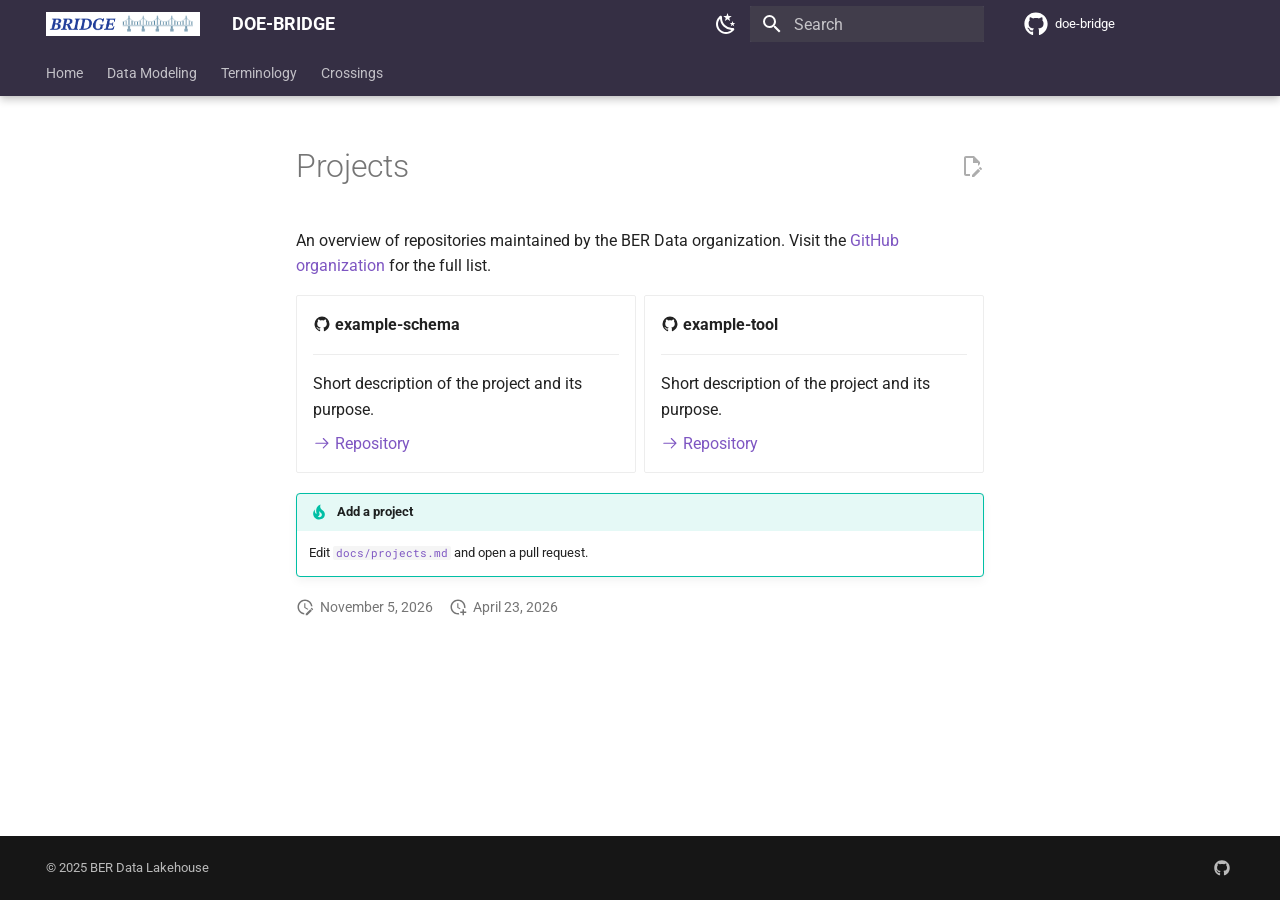
<file: projects/index.html>
<!doctype html><html lang=en class=no-js> <head><meta charset=utf-8><meta name=viewport content="width=device-width,initial-scale=1"><meta name=description content="Landing page for the BER Data GitHub organization"><link href=https://doe-bridge.github.io/projects/ rel=canonical><link rel=alternate type=application/rss+xml title="RSS feed" href=../feed_rss_created.xml><link rel=alternate type=application/rss+xml title="RSS feed of updated content" href=../feed_rss_updated.xml><link rel=icon href=../assets/favicon.png><meta name=generator content="mkdocs-1.6.1, mkdocs-material-9.7.6"><title>Projects - DOE-BRIDGE</title><link rel=stylesheet href=../assets/stylesheets/main.484c7ddc.min.css><link rel=stylesheet href=../assets/stylesheets/palette.ab4e12ef.min.css><link rel=preconnect href=https://fonts.gstatic.com crossorigin><link rel=stylesheet href="https://fonts.googleapis.com/css?family=Roboto:300,300i,400,400i,700,700i%7CRoboto+Mono:400,400i,700,700i&display=fallback"><style>:root{--md-text-font:"Roboto";--md-code-font:"Roboto Mono"}</style><link rel=stylesheet href=../stylesheets/extra.css><script>__md_scope=new URL("..",location),__md_hash=e=>[...e].reduce(((e,_)=>(e<<5)-e+_.charCodeAt(0)),0),__md_get=(e,_=localStorage,t=__md_scope)=>JSON.parse(_.getItem(t.pathname+"."+e)),__md_set=(e,_,t=localStorage,a=__md_scope)=>{try{t.setItem(a.pathname+"."+e,JSON.stringify(_))}catch(e){}}</script></head> <body dir=ltr data-md-color-scheme=default data-md-color-primary=deep-purple data-md-color-accent=deep-purple> <input class=md-toggle data-md-toggle=drawer type=checkbox id=__drawer autocomplete=off> <input class=md-toggle data-md-toggle=search type=checkbox id=__search autocomplete=off> <label class=md-overlay for=__drawer></label> <div data-md-component=skip> <a href=#projects class=md-skip> Skip to content </a> </div> <div data-md-component=announce> </div> <header class="md-header md-header--shadow md-header--lifted" data-md-component=header> <nav class="md-header__inner md-grid" aria-label=Header> <a href=.. title=DOE-BRIDGE class="md-header__button md-logo" aria-label=DOE-BRIDGE data-md-component=logo> <img src=../assets/images/bridge-logo.png alt=logo> </a> <label class="md-header__button md-icon" for=__drawer> <svg xmlns=http://www.w3.org/2000/svg viewbox="0 0 24 24"><path d="M3 6h18v2H3zm0 5h18v2H3zm0 5h18v2H3z"/></svg> </label> <div class=md-header__title data-md-component=header-title> <div class=md-header__ellipsis> <div class=md-header__topic> <span class=md-ellipsis> DOE-BRIDGE </span> </div> <div class=md-header__topic data-md-component=header-topic> <span class=md-ellipsis> Projects </span> </div> </div> </div> <form class=md-header__option data-md-component=palette> <input class=md-option data-md-color-media="(prefers-color-scheme: light)" data-md-color-scheme=default data-md-color-primary=deep-purple data-md-color-accent=deep-purple aria-label="Switch to dark mode" type=radio name=__palette id=__palette_0> <label class="md-header__button md-icon" title="Switch to dark mode" for=__palette_1 hidden> <svg xmlns=http://www.w3.org/2000/svg viewbox="0 0 24 24"><path d="m17.75 4.09-2.53 1.94.91 3.06-2.63-1.81-2.63 1.81.91-3.06-2.53-1.94L12.44 4l1.06-3 1.06 3zm3.5 6.91-1.64 1.25.59 1.98-1.7-1.17-1.7 1.17.59-1.98L15.75 11l2.06-.05L18.5 9l.69 1.95zm-2.28 4.95c.83-.08 1.72 1.1 1.19 1.85-.32.45-.66.87-1.08 1.27C15.17 23 8.84 23 4.94 19.07c-3.91-3.9-3.91-10.24 0-14.14.4-.4.82-.76 1.27-1.08.75-.53 1.93.36 1.85 1.19-.27 2.86.69 5.83 2.89 8.02a9.96 9.96 0 0 0 8.02 2.89m-1.64 2.02a12.08 12.08 0 0 1-7.8-3.47c-2.17-2.19-3.33-5-3.49-7.82-2.81 3.14-2.7 7.96.31 10.98 3.02 3.01 7.84 3.12 10.98.31"/></svg> </label> <input class=md-option data-md-color-media="(prefers-color-scheme: dark)" data-md-color-scheme=slate data-md-color-primary=deep-purple data-md-color-accent=deep-purple aria-label="Switch to light mode" type=radio name=__palette id=__palette_1> <label class="md-header__button md-icon" title="Switch to light mode" for=__palette_0 hidden> <svg xmlns=http://www.w3.org/2000/svg viewbox="0 0 24 24"><path d="M12 7a5 5 0 0 1 5 5 5 5 0 0 1-5 5 5 5 0 0 1-5-5 5 5 0 0 1 5-5m0 2a3 3 0 0 0-3 3 3 3 0 0 0 3 3 3 3 0 0 0 3-3 3 3 0 0 0-3-3m0-7 2.39 3.42C13.65 5.15 12.84 5 12 5s-1.65.15-2.39.42zM3.34 7l4.16-.35A7.2 7.2 0 0 0 5.94 8.5c-.44.74-.69 1.5-.83 2.29zm.02 10 1.76-3.77a7.131 7.131 0 0 0 2.38 4.14zM20.65 7l-1.77 3.79a7.02 7.02 0 0 0-2.38-4.15zm-.01 10-4.14.36c.59-.51 1.12-1.14 1.54-1.86.42-.73.69-1.5.83-2.29zM12 22l-2.41-3.44c.74.27 1.55.44 2.41.44.82 0 1.63-.17 2.37-.44z"/></svg> </label> </form> <script>var palette=__md_get("__palette");if(palette&&palette.color){if("(prefers-color-scheme)"===palette.color.media){var media=matchMedia("(prefers-color-scheme: light)"),input=document.querySelector(media.matches?"[data-md-color-media='(prefers-color-scheme: light)']":"[data-md-color-media='(prefers-color-scheme: dark)']");palette.color.media=input.getAttribute("data-md-color-media"),palette.color.scheme=input.getAttribute("data-md-color-scheme"),palette.color.primary=input.getAttribute("data-md-color-primary"),palette.color.accent=input.getAttribute("data-md-color-accent")}for(var[key,value]of Object.entries(palette.color))document.body.setAttribute("data-md-color-"+key,value)}</script> <label class="md-header__button md-icon" for=__search> <svg xmlns=http://www.w3.org/2000/svg viewbox="0 0 24 24"><path d="M9.5 3A6.5 6.5 0 0 1 16 9.5c0 1.61-.59 3.09-1.56 4.23l.27.27h.79l5 5-1.5 1.5-5-5v-.79l-.27-.27A6.52 6.52 0 0 1 9.5 16 6.5 6.5 0 0 1 3 9.5 6.5 6.5 0 0 1 9.5 3m0 2C7 5 5 7 5 9.5S7 14 9.5 14 14 12 14 9.5 12 5 9.5 5"/></svg> </label> <div class=md-search data-md-component=search role=dialog> <label class=md-search__overlay for=__search></label> <div class=md-search__inner role=search> <form class=md-search__form name=search> <input type=text class=md-search__input name=query aria-label=Search placeholder=Search autocapitalize=off autocorrect=off autocomplete=off spellcheck=false data-md-component=search-query required> <label class="md-search__icon md-icon" for=__search> <svg xmlns=http://www.w3.org/2000/svg viewbox="0 0 24 24"><path d="M9.5 3A6.5 6.5 0 0 1 16 9.5c0 1.61-.59 3.09-1.56 4.23l.27.27h.79l5 5-1.5 1.5-5-5v-.79l-.27-.27A6.52 6.52 0 0 1 9.5 16 6.5 6.5 0 0 1 3 9.5 6.5 6.5 0 0 1 9.5 3m0 2C7 5 5 7 5 9.5S7 14 9.5 14 14 12 14 9.5 12 5 9.5 5"/></svg> <svg xmlns=http://www.w3.org/2000/svg viewbox="0 0 24 24"><path d="M20 11v2H8l5.5 5.5-1.42 1.42L4.16 12l7.92-7.92L13.5 5.5 8 11z"/></svg> </label> <nav class=md-search__options aria-label=Search> <button type=reset class="md-search__icon md-icon" title=Clear aria-label=Clear tabindex=-1> <svg xmlns=http://www.w3.org/2000/svg viewbox="0 0 24 24"><path d="M19 6.41 17.59 5 12 10.59 6.41 5 5 6.41 10.59 12 5 17.59 6.41 19 12 13.41 17.59 19 19 17.59 13.41 12z"/></svg> </button> </nav> <div class=md-search__suggest data-md-component=search-suggest></div> </form> <div class=md-search__output> <div class=md-search__scrollwrap tabindex=0 data-md-scrollfix> <div class=md-search-result data-md-component=search-result> <div class=md-search-result__meta> Initializing search </div> <ol class=md-search-result__list role=presentation></ol> </div> </div> </div> </div> </div> <div class=md-header__source> <a href=https://github.com/doe-bridge title="Go to repository" class=md-source data-md-component=source> <div class="md-source__icon md-icon"> <svg xmlns=http://www.w3.org/2000/svg viewbox="0 0 512 512"><!-- Font Awesome Free 7.1.0 by @fontawesome - https://fontawesome.com License - https://fontawesome.com/license/free (Icons: CC BY 4.0, Fonts: SIL OFL 1.1, Code: MIT License) Copyright 2025 Fonticons, Inc.--><path d="M173.9 397.4c0 2-2.3 3.6-5.2 3.6-3.3.3-5.6-1.3-5.6-3.6 0-2 2.3-3.6 5.2-3.6 3-.3 5.6 1.3 5.6 3.6m-31.1-4.5c-.7 2 1.3 4.3 4.3 4.9 2.6 1 5.6 0 6.2-2s-1.3-4.3-4.3-5.2c-2.6-.7-5.5.3-6.2 2.3m44.2-1.7c-2.9.7-4.9 2.6-4.6 4.9.3 2 2.9 3.3 5.9 2.6 2.9-.7 4.9-2.6 4.6-4.6-.3-1.9-3-3.2-5.9-2.9M252.8 8C114.1 8 8 113.3 8 252c0 110.9 69.8 205.8 169.5 239.2 12.8 2.3 17.3-5.6 17.3-12.1 0-6.2-.3-40.4-.3-61.4 0 0-70 15-84.7-29.8 0 0-11.4-29.1-27.8-36.6 0 0-22.9-15.7 1.6-15.4 0 0 24.9 2 38.6 25.8 21.9 38.6 58.6 27.5 72.9 20.9 2.3-16 8.8-27.1 16-33.7-55.9-6.2-112.3-14.3-112.3-110.5 0-27.5 7.6-41.3 23.6-58.9-2.6-6.5-11.1-33.3 2.6-67.9 20.9-6.5 69 27 69 27 20-5.6 41.5-8.5 62.8-8.5s42.8 2.9 62.8 8.5c0 0 48.1-33.6 69-27 13.7 34.7 5.2 61.4 2.6 67.9 16 17.7 25.8 31.5 25.8 58.9 0 96.5-58.9 104.2-114.8 110.5 9.2 7.9 17 22.9 17 46.4 0 33.7-.3 75.4-.3 83.6 0 6.5 4.6 14.4 17.3 12.1C436.2 457.8 504 362.9 504 252 504 113.3 391.5 8 252.8 8M105.2 352.9c-1.3 1-1 3.3.7 5.2 1.6 1.6 3.9 2.3 5.2 1 1.3-1 1-3.3-.7-5.2-1.6-1.6-3.9-2.3-5.2-1m-10.8-8.1c-.7 1.3.3 2.9 2.3 3.9 1.6 1 3.6.7 4.3-.7.7-1.3-.3-2.9-2.3-3.9-2-.6-3.6-.3-4.3.7m32.4 35.6c-1.6 1.3-1 4.3 1.3 6.2 2.3 2.3 5.2 2.6 6.5 1 1.3-1.3.7-4.3-1.3-6.2-2.2-2.3-5.2-2.6-6.5-1m-11.4-14.7c-1.6 1-1.6 3.6 0 5.9s4.3 3.3 5.6 2.3c1.6-1.3 1.6-3.9 0-6.2-1.4-2.3-4-3.3-5.6-2"/></svg> </div> <div class=md-source__repository> doe-bridge </div> </a> </div> </nav> <nav class=md-tabs aria-label=Tabs data-md-component=tabs> <div class=md-grid> <ul class=md-tabs__list> <li class=md-tabs__item> <a href=.. class=md-tabs__link> Home </a> </li> <li class=md-tabs__item> <a href=../schemas/ class=md-tabs__link> Data Modeling </a> </li> <li class=md-tabs__item> <a href=../terminology/ class=md-tabs__link> Terminology </a> </li> <li class=md-tabs__item> <a href=../blog/ class=md-tabs__link> Crossings </a> </li> </ul> </div> </nav> </header> <div class=md-container data-md-component=container> <main class=md-main data-md-component=main> <div class="md-main__inner md-grid"> <div class="md-sidebar md-sidebar--primary" data-md-component=sidebar data-md-type=navigation> <div class=md-sidebar__scrollwrap> <div class=md-sidebar__inner> <nav class="md-nav md-nav--primary md-nav--lifted" aria-label=Navigation data-md-level=0> <label class=md-nav__title for=__drawer> <a href=.. title=DOE-BRIDGE class="md-nav__button md-logo" aria-label=DOE-BRIDGE data-md-component=logo> <img src=../assets/images/bridge-logo.png alt=logo> </a> DOE-BRIDGE </label> <div class=md-nav__source> <a href=https://github.com/doe-bridge title="Go to repository" class=md-source data-md-component=source> <div class="md-source__icon md-icon"> <svg xmlns=http://www.w3.org/2000/svg viewbox="0 0 512 512"><!-- Font Awesome Free 7.1.0 by @fontawesome - https://fontawesome.com License - https://fontawesome.com/license/free (Icons: CC BY 4.0, Fonts: SIL OFL 1.1, Code: MIT License) Copyright 2025 Fonticons, Inc.--><path d="M173.9 397.4c0 2-2.3 3.6-5.2 3.6-3.3.3-5.6-1.3-5.6-3.6 0-2 2.3-3.6 5.2-3.6 3-.3 5.6 1.3 5.6 3.6m-31.1-4.5c-.7 2 1.3 4.3 4.3 4.9 2.6 1 5.6 0 6.2-2s-1.3-4.3-4.3-5.2c-2.6-.7-5.5.3-6.2 2.3m44.2-1.7c-2.9.7-4.9 2.6-4.6 4.9.3 2 2.9 3.3 5.9 2.6 2.9-.7 4.9-2.6 4.6-4.6-.3-1.9-3-3.2-5.9-2.9M252.8 8C114.1 8 8 113.3 8 252c0 110.9 69.8 205.8 169.5 239.2 12.8 2.3 17.3-5.6 17.3-12.1 0-6.2-.3-40.4-.3-61.4 0 0-70 15-84.7-29.8 0 0-11.4-29.1-27.8-36.6 0 0-22.9-15.7 1.6-15.4 0 0 24.9 2 38.6 25.8 21.9 38.6 58.6 27.5 72.9 20.9 2.3-16 8.8-27.1 16-33.7-55.9-6.2-112.3-14.3-112.3-110.5 0-27.5 7.6-41.3 23.6-58.9-2.6-6.5-11.1-33.3 2.6-67.9 20.9-6.5 69 27 69 27 20-5.6 41.5-8.5 62.8-8.5s42.8 2.9 62.8 8.5c0 0 48.1-33.6 69-27 13.7 34.7 5.2 61.4 2.6 67.9 16 17.7 25.8 31.5 25.8 58.9 0 96.5-58.9 104.2-114.8 110.5 9.2 7.9 17 22.9 17 46.4 0 33.7-.3 75.4-.3 83.6 0 6.5 4.6 14.4 17.3 12.1C436.2 457.8 504 362.9 504 252 504 113.3 391.5 8 252.8 8M105.2 352.9c-1.3 1-1 3.3.7 5.2 1.6 1.6 3.9 2.3 5.2 1 1.3-1 1-3.3-.7-5.2-1.6-1.6-3.9-2.3-5.2-1m-10.8-8.1c-.7 1.3.3 2.9 2.3 3.9 1.6 1 3.6.7 4.3-.7.7-1.3-.3-2.9-2.3-3.9-2-.6-3.6-.3-4.3.7m32.4 35.6c-1.6 1.3-1 4.3 1.3 6.2 2.3 2.3 5.2 2.6 6.5 1 1.3-1.3.7-4.3-1.3-6.2-2.2-2.3-5.2-2.6-6.5-1m-11.4-14.7c-1.6 1-1.6 3.6 0 5.9s4.3 3.3 5.6 2.3c1.6-1.3 1.6-3.9 0-6.2-1.4-2.3-4-3.3-5.6-2"/></svg> </div> <div class=md-source__repository> doe-bridge </div> </a> </div> <ul class=md-nav__list data-md-scrollfix> <li class=md-nav__item> <a href=.. class=md-nav__link> <span class=md-ellipsis> Home </span> </a> </li> <li class=md-nav__item> <a href=../schemas/ class=md-nav__link> <span class=md-ellipsis> Data Modeling </span> </a> </li> <li class=md-nav__item> <a href=../terminology/ class=md-nav__link> <span class=md-ellipsis> Terminology </span> </a> </li> <li class="md-nav__item md-nav__item--nested"> <input class="md-nav__toggle md-toggle " type=checkbox id=__nav_4> <label class=md-nav__link for=__nav_4 id=__nav_4_label tabindex=0> <span class=md-ellipsis> Crossings </span> <span class="md-nav__icon md-icon"></span> </label> <nav class=md-nav data-md-level=1 aria-labelledby=__nav_4_label aria-expanded=false> <label class=md-nav__title for=__nav_4> <span class="md-nav__icon md-icon"></span> Crossings </label> <ul class=md-nav__list data-md-scrollfix> <li class=md-nav__item> <a href=../blog/ class=md-nav__link> <span class=md-ellipsis> Crossings </span> </a> </li> <li class="md-nav__item md-nav__item--nested"> <input class="md-nav__toggle md-toggle " type=checkbox id=__nav_4_2> <label class=md-nav__link for=__nav_4_2 id=__nav_4_2_label tabindex=0> <span class=md-ellipsis> Archive </span> <span class="md-nav__icon md-icon"></span> </label> <nav class=md-nav data-md-level=2 aria-labelledby=__nav_4_2_label aria-expanded=false> <label class=md-nav__title for=__nav_4_2> <span class="md-nav__icon md-icon"></span> Archive </label> <ul class=md-nav__list data-md-scrollfix> <li class=md-nav__item> <a href=../blog/archive/2026/ class=md-nav__link> <span class=md-ellipsis> 2026 </span> </a> </li> </ul> </nav> </li> <li class="md-nav__item md-nav__item--nested"> <input class="md-nav__toggle md-toggle " type=checkbox id=__nav_4_3> <label class=md-nav__link for=__nav_4_3 id=__nav_4_3_label tabindex=0> <span class=md-ellipsis> Categories </span> <span class="md-nav__icon md-icon"></span> </label> <nav class=md-nav data-md-level=2 aria-labelledby=__nav_4_3_label aria-expanded=false> <label class=md-nav__title for=__nav_4_3> <span class="md-nav__icon md-icon"></span> Categories </label> <ul class=md-nav__list data-md-scrollfix> <li class=md-nav__item> <a href=../blog/category/announcements/ class=md-nav__link> <span class=md-ellipsis> Announcements </span> </a> </li> <li class=md-nav__item> <a href=../blog/category/data-modeling/ class=md-nav__link> <span class=md-ellipsis> Data Modeling </span> </a> </li> </ul> </nav> </li> </ul> </nav> </li> </ul> </nav> </div> </div> </div> <div class="md-sidebar md-sidebar--secondary" data-md-component=sidebar data-md-type=toc> <div class=md-sidebar__scrollwrap> <div class=md-sidebar__inner> <nav class="md-nav md-nav--secondary" aria-label="Table of contents"> </nav> </div> </div> </div> <div class=md-content data-md-component=content> <article class="md-content__inner md-typeset"> <a href=https://github.com/doe-bridge/edit/main/docs/projects.md title="Edit this page" class="md-content__button md-icon" rel=edit> <svg xmlns=http://www.w3.org/2000/svg viewbox="0 0 24 24"><path d="M10 20H6V4h7v5h5v3.1l2-2V8l-6-6H6c-1.1 0-2 .9-2 2v16c0 1.1.9 2 2 2h4zm10.2-7c.1 0 .3.1.4.2l1.3 1.3c.2.2.2.6 0 .8l-1 1-2.1-2.1 1-1c.1-.1.2-.2.4-.2m0 3.9L14.1 23H12v-2.1l6.1-6.1z"/></svg> </a> <h1 id=projects>Projects<a class=headerlink href=#projects title="Permanent link">&para;</a></h1> <p>An overview of repositories maintained by the BER Data organization. Visit the <a href=https://github.com/doe-bridge>GitHub organization</a> for the full list.</p> <div class="grid cards"> <ul> <li> <p><span class=twemoji><svg xmlns=http://www.w3.org/2000/svg viewbox="0 0 24 24"><path d="M12 2A10 10 0 0 0 2 12c0 4.42 2.87 8.17 6.84 9.5.5.08.66-.23.66-.5v-1.69c-2.77.6-3.36-1.34-3.36-1.34-.46-1.16-1.11-1.47-1.11-1.47-.91-.62.07-.6.07-.6 1 .07 1.53 1.03 1.53 1.03.87 1.52 2.34 1.07 2.91.83.09-.65.35-1.09.63-1.34-2.22-.25-4.55-1.11-4.55-4.92 0-1.11.38-2 1.03-2.71-.1-.25-.45-1.29.1-2.64 0 0 .84-.27 2.75 1.02.79-.22 1.65-.33 2.5-.33s1.71.11 2.5.33c1.91-1.29 2.75-1.02 2.75-1.02.55 1.35.2 2.39.1 2.64.65.71 1.03 1.6 1.03 2.71 0 3.82-2.34 4.66-4.57 4.91.36.31.69.92.69 1.85V21c0 .27.16.59.67.5C19.14 20.16 22 16.42 22 12A10 10 0 0 0 12 2"/></svg></span> <strong>example-schema</strong></p> <hr> <p>Short description of the project and its purpose.</p> <p><a href=https://github.com/doe-bridge/example-schema><span class=twemoji><svg xmlns=http://www.w3.org/2000/svg viewbox="0 0 24 24"><path d="M13.22 19.03a.75.75 0 0 1 0-1.06L18.19 13H3.75a.75.75 0 0 1 0-1.5h14.44l-4.97-4.97a.749.749 0 0 1 .326-1.275.75.75 0 0 1 .734.215l6.25 6.25a.75.75 0 0 1 0 1.06l-6.25 6.25a.75.75 0 0 1-1.06 0"/></svg></span> Repository</a></p> </li> <li> <p><span class=twemoji><svg xmlns=http://www.w3.org/2000/svg viewbox="0 0 24 24"><path d="M12 2A10 10 0 0 0 2 12c0 4.42 2.87 8.17 6.84 9.5.5.08.66-.23.66-.5v-1.69c-2.77.6-3.36-1.34-3.36-1.34-.46-1.16-1.11-1.47-1.11-1.47-.91-.62.07-.6.07-.6 1 .07 1.53 1.03 1.53 1.03.87 1.52 2.34 1.07 2.91.83.09-.65.35-1.09.63-1.34-2.22-.25-4.55-1.11-4.55-4.92 0-1.11.38-2 1.03-2.71-.1-.25-.45-1.29.1-2.64 0 0 .84-.27 2.75 1.02.79-.22 1.65-.33 2.5-.33s1.71.11 2.5.33c1.91-1.29 2.75-1.02 2.75-1.02.55 1.35.2 2.39.1 2.64.65.71 1.03 1.6 1.03 2.71 0 3.82-2.34 4.66-4.57 4.91.36.31.69.92.69 1.85V21c0 .27.16.59.67.5C19.14 20.16 22 16.42 22 12A10 10 0 0 0 12 2"/></svg></span> <strong>example-tool</strong></p> <hr> <p>Short description of the project and its purpose.</p> <p><a href=https://github.com/doe-bridge/example-tool><span class=twemoji><svg xmlns=http://www.w3.org/2000/svg viewbox="0 0 24 24"><path d="M13.22 19.03a.75.75 0 0 1 0-1.06L18.19 13H3.75a.75.75 0 0 1 0-1.5h14.44l-4.97-4.97a.749.749 0 0 1 .326-1.275.75.75 0 0 1 .734.215l6.25 6.25a.75.75 0 0 1 0 1.06l-6.25 6.25a.75.75 0 0 1-1.06 0"/></svg></span> Repository</a></p> </li> </ul> </div> <div class="admonition tip"> <p class=admonition-title>Add a project</p> <p>Edit <a href=https://github.com/doe-bridge/doe-bridge.github.io/edit/main/docs/projects.md><code>docs/projects.md</code></a> and open a pull request.</p> </div> <aside class=md-source-file> <span class=md-source-file__fact> <span class=md-icon title="Last update"> <svg xmlns=http://www.w3.org/2000/svg viewbox="0 0 24 24"><path d="M21 13.1c-.1 0-.3.1-.4.2l-1 1 2.1 2.1 1-1c.2-.2.2-.6 0-.8l-1.3-1.3c-.1-.1-.2-.2-.4-.2m-1.9 1.8-6.1 6V23h2.1l6.1-6.1zM12.5 7v5.2l4 2.4-1 1L11 13V7zM11 21.9c-5.1-.5-9-4.8-9-9.9C2 6.5 6.5 2 12 2c5.3 0 9.6 4.1 10 9.3-.3-.1-.6-.2-1-.2s-.7.1-1 .2C19.6 7.2 16.2 4 12 4c-4.4 0-8 3.6-8 8 0 4.1 3.1 7.5 7.1 7.9l-.1.2z"/></svg> </span> <span class="git-revision-date-localized-plugin git-revision-date-localized-plugin-date" title="November 5, 2026 18:04:45 UTC">November 5, 2026</span> </span> <span class=md-source-file__fact> <span class=md-icon title=Created> <svg xmlns=http://www.w3.org/2000/svg viewbox="0 0 24 24"><path d="M14.47 15.08 11 13V7h1.5v5.25l3.08 1.83c-.41.28-.79.62-1.11 1m-1.39 4.84c-.36.05-.71.08-1.08.08-4.42 0-8-3.58-8-8s3.58-8 8-8 8 3.58 8 8c0 .37-.03.72-.08 1.08.69.1 1.33.32 1.92.64.1-.56.16-1.13.16-1.72 0-5.5-4.5-10-10-10S2 6.5 2 12s4.47 10 10 10c.59 0 1.16-.06 1.72-.16-.32-.59-.54-1.23-.64-1.92M18 15v3h-3v2h3v3h2v-3h3v-2h-3v-3z"/></svg> </span> <span class="git-revision-date-localized-plugin git-revision-date-localized-plugin-date" title="April 23, 2026 23:39:08 UTC">April 23, 2026</span> </span> </aside> </article> </div> <script>var target=document.getElementById(location.hash.slice(1));target&&target.name&&(target.checked=target.name.startsWith("__tabbed_"))</script> </div> <button type=button class="md-top md-icon" data-md-component=top hidden> <svg xmlns=http://www.w3.org/2000/svg viewbox="0 0 24 24"><path d="M13 20h-2V8l-5.5 5.5-1.42-1.42L12 4.16l7.92 7.92-1.42 1.42L13 8z"/></svg> Back to top </button> </main> <footer class=md-footer> <div class="md-footer-meta md-typeset"> <div class="md-footer-meta__inner md-grid"> <div class=md-copyright> <div class=md-copyright__highlight> © 2025 BER Data Lakehouse </div> </div> <div class=md-social> <a href=https://github.com/doe-bridge target=_blank rel=noopener title=github.com class=md-social__link> <svg xmlns=http://www.w3.org/2000/svg viewbox="0 0 512 512"><!-- Font Awesome Free 7.1.0 by @fontawesome - https://fontawesome.com License - https://fontawesome.com/license/free (Icons: CC BY 4.0, Fonts: SIL OFL 1.1, Code: MIT License) Copyright 2025 Fonticons, Inc.--><path d="M173.9 397.4c0 2-2.3 3.6-5.2 3.6-3.3.3-5.6-1.3-5.6-3.6 0-2 2.3-3.6 5.2-3.6 3-.3 5.6 1.3 5.6 3.6m-31.1-4.5c-.7 2 1.3 4.3 4.3 4.9 2.6 1 5.6 0 6.2-2s-1.3-4.3-4.3-5.2c-2.6-.7-5.5.3-6.2 2.3m44.2-1.7c-2.9.7-4.9 2.6-4.6 4.9.3 2 2.9 3.3 5.9 2.6 2.9-.7 4.9-2.6 4.6-4.6-.3-1.9-3-3.2-5.9-2.9M252.8 8C114.1 8 8 113.3 8 252c0 110.9 69.8 205.8 169.5 239.2 12.8 2.3 17.3-5.6 17.3-12.1 0-6.2-.3-40.4-.3-61.4 0 0-70 15-84.7-29.8 0 0-11.4-29.1-27.8-36.6 0 0-22.9-15.7 1.6-15.4 0 0 24.9 2 38.6 25.8 21.9 38.6 58.6 27.5 72.9 20.9 2.3-16 8.8-27.1 16-33.7-55.9-6.2-112.3-14.3-112.3-110.5 0-27.5 7.6-41.3 23.6-58.9-2.6-6.5-11.1-33.3 2.6-67.9 20.9-6.5 69 27 69 27 20-5.6 41.5-8.5 62.8-8.5s42.8 2.9 62.8 8.5c0 0 48.1-33.6 69-27 13.7 34.7 5.2 61.4 2.6 67.9 16 17.7 25.8 31.5 25.8 58.9 0 96.5-58.9 104.2-114.8 110.5 9.2 7.9 17 22.9 17 46.4 0 33.7-.3 75.4-.3 83.6 0 6.5 4.6 14.4 17.3 12.1C436.2 457.8 504 362.9 504 252 504 113.3 391.5 8 252.8 8M105.2 352.9c-1.3 1-1 3.3.7 5.2 1.6 1.6 3.9 2.3 5.2 1 1.3-1 1-3.3-.7-5.2-1.6-1.6-3.9-2.3-5.2-1m-10.8-8.1c-.7 1.3.3 2.9 2.3 3.9 1.6 1 3.6.7 4.3-.7.7-1.3-.3-2.9-2.3-3.9-2-.6-3.6-.3-4.3.7m32.4 35.6c-1.6 1.3-1 4.3 1.3 6.2 2.3 2.3 5.2 2.6 6.5 1 1.3-1.3.7-4.3-1.3-6.2-2.2-2.3-5.2-2.6-6.5-1m-11.4-14.7c-1.6 1-1.6 3.6 0 5.9s4.3 3.3 5.6 2.3c1.6-1.3 1.6-3.9 0-6.2-1.4-2.3-4-3.3-5.6-2"/></svg> </a> </div> </div> </div> </footer> </div> <div class=md-dialog data-md-component=dialog> <div class="md-dialog__inner md-typeset"></div> </div> <script id=__config type=application/json>{"annotate": null, "base": "..", "features": ["navigation.instant", "navigation.tracking", "navigation.tabs", "navigation.tabs.sticky", "navigation.sections", "navigation.top", "navigation.footer", "search.suggest", "search.highlight", "content.code.copy", "content.action.edit", "toc.follow"], "search": "../assets/javascripts/workers/search.2c215733.min.js", "tags": null, "translations": {"clipboard.copied": "Copied to clipboard", "clipboard.copy": "Copy to clipboard", "search.result.more.one": "1 more on this page", "search.result.more.other": "# more on this page", "search.result.none": "No matching documents", "search.result.one": "1 matching document", "search.result.other": "# matching documents", "search.result.placeholder": "Type to start searching", "search.result.term.missing": "Missing", "select.version": "Select version"}, "version": null}</script> <script src=../assets/javascripts/bundle.79ae519e.min.js></script> </body> </html>
</file>
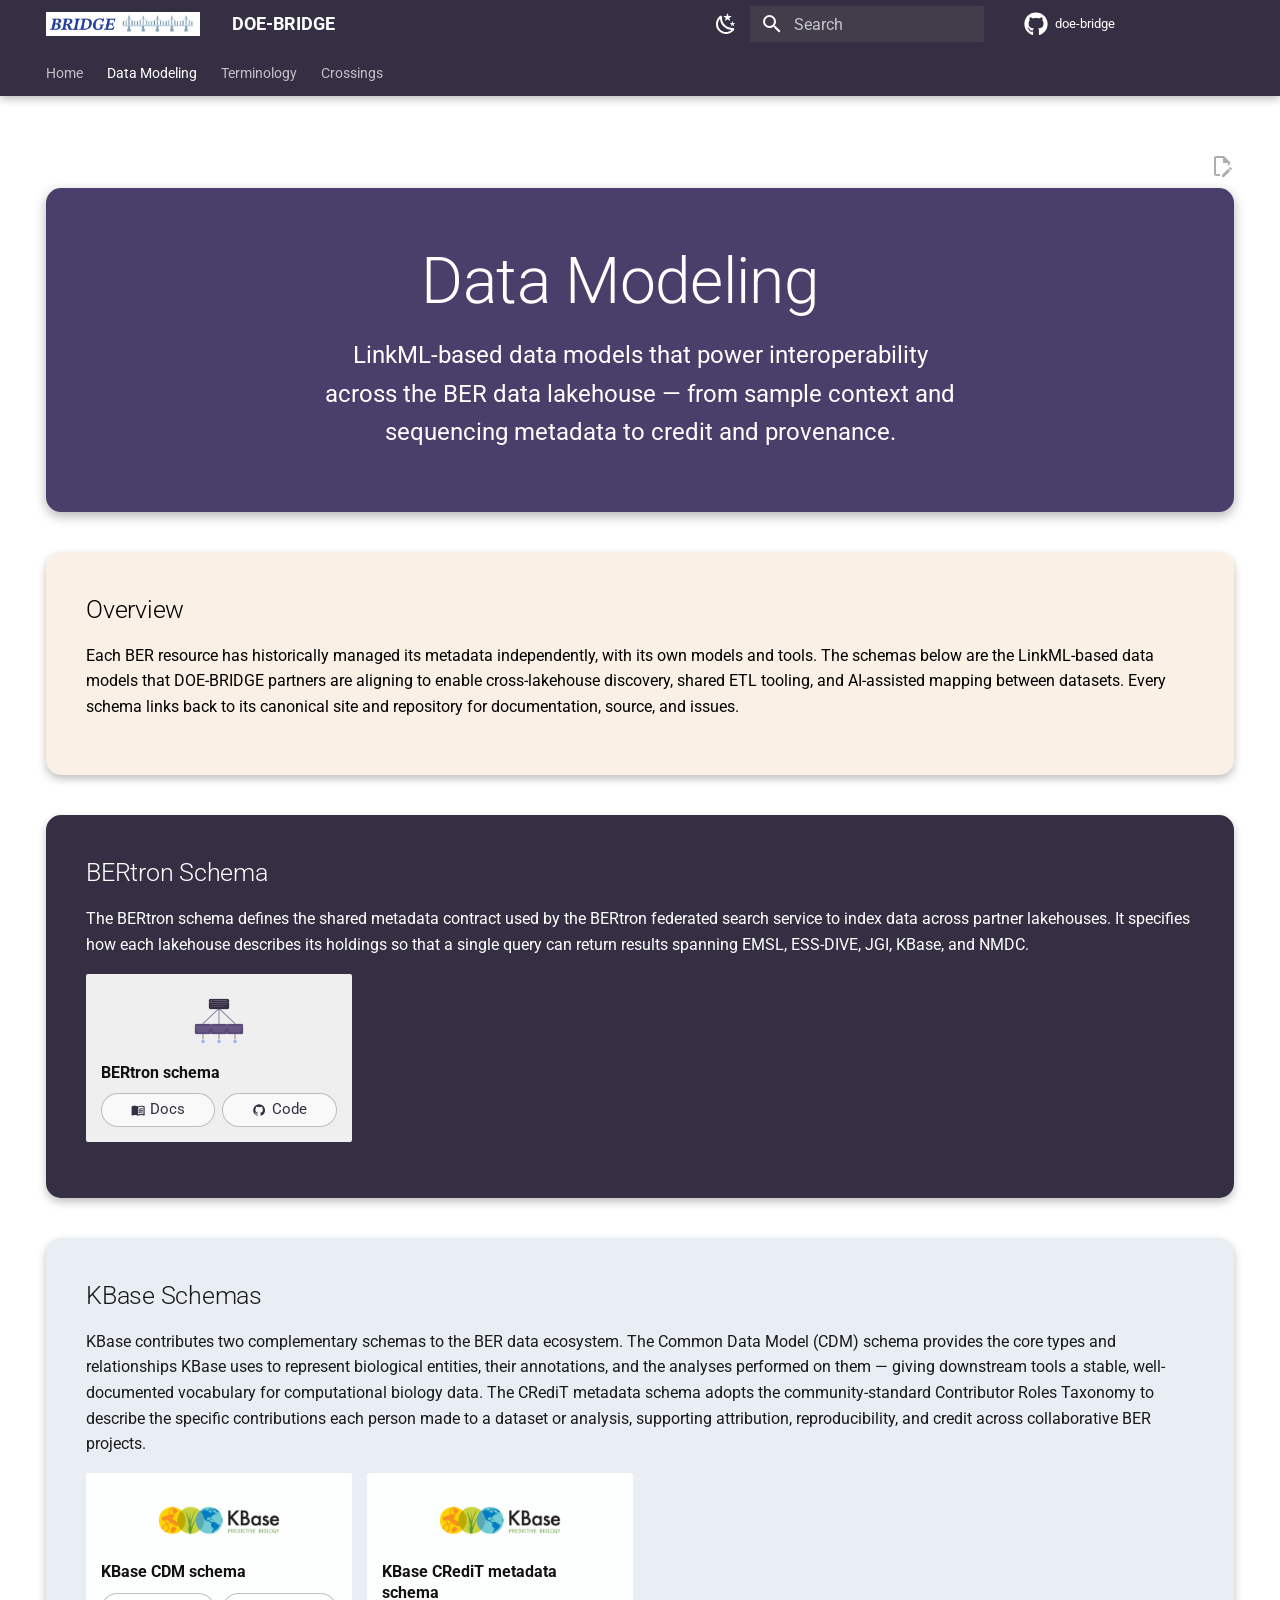
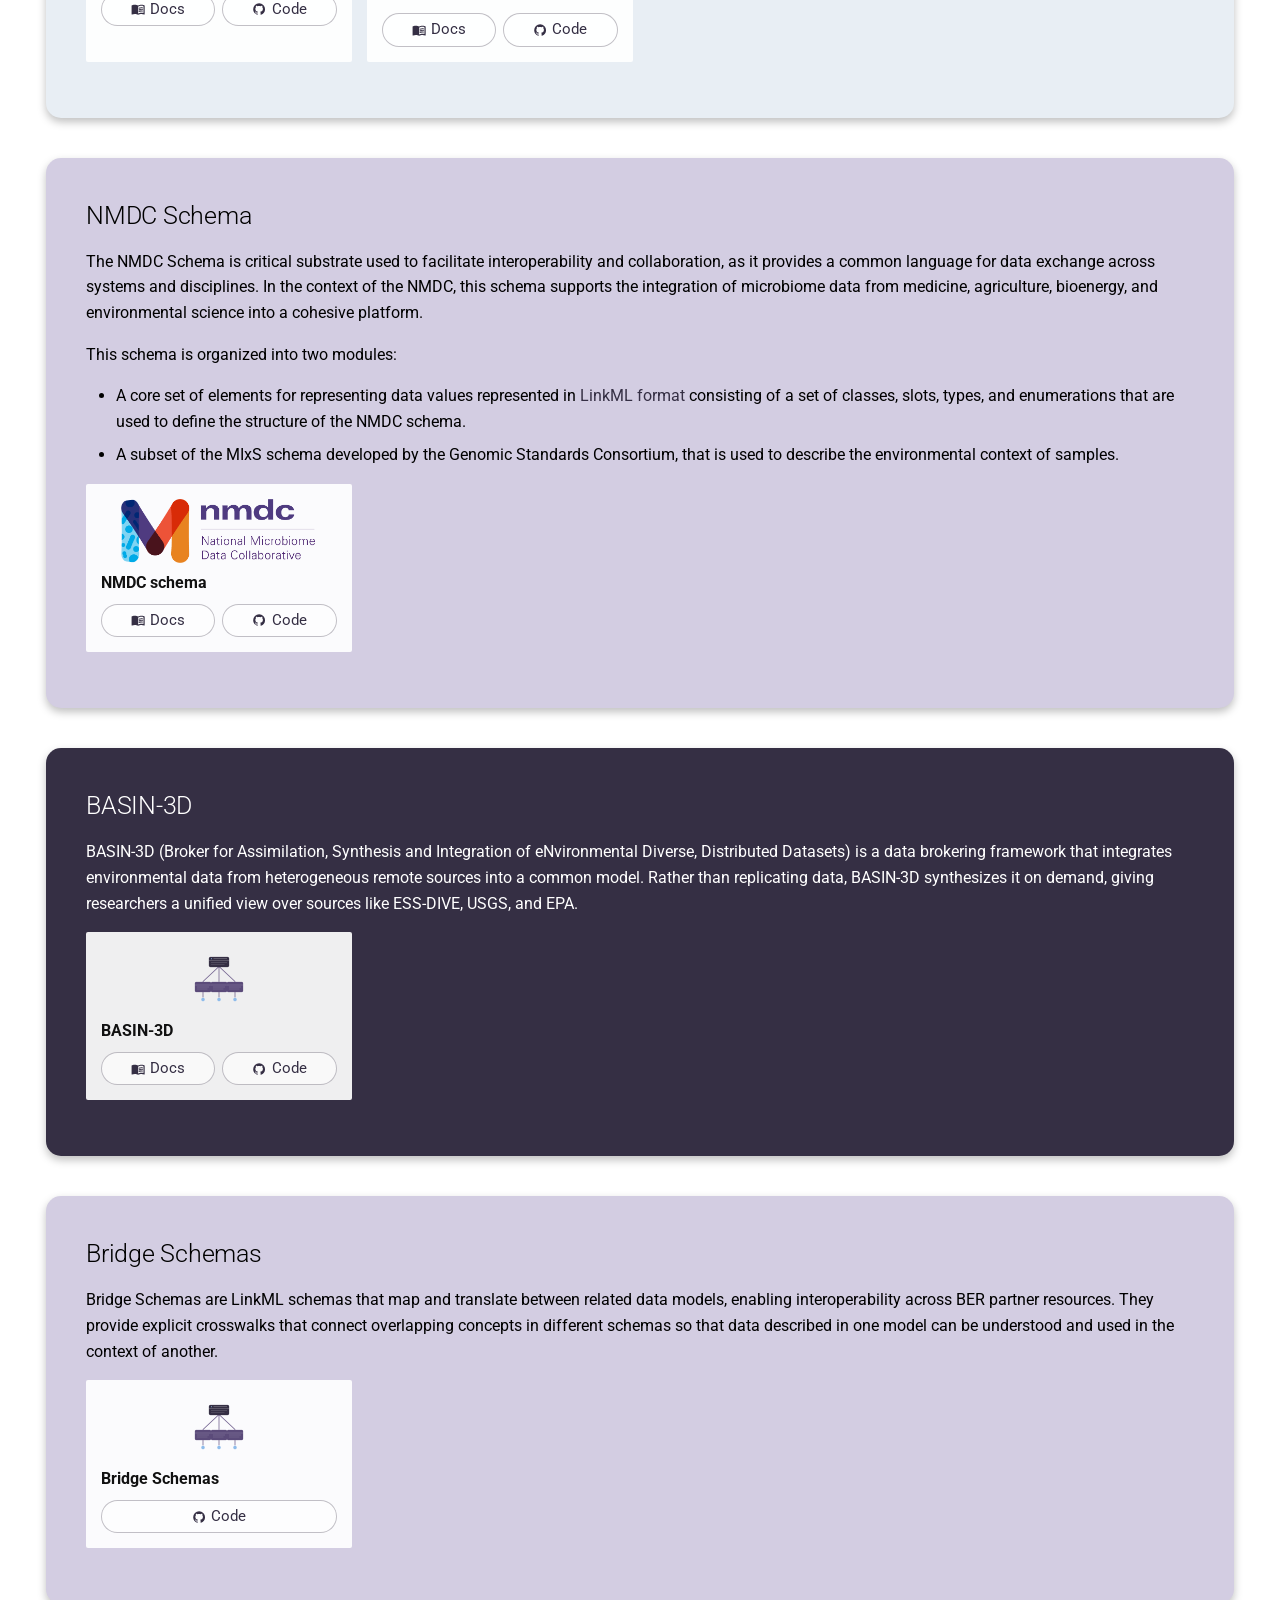
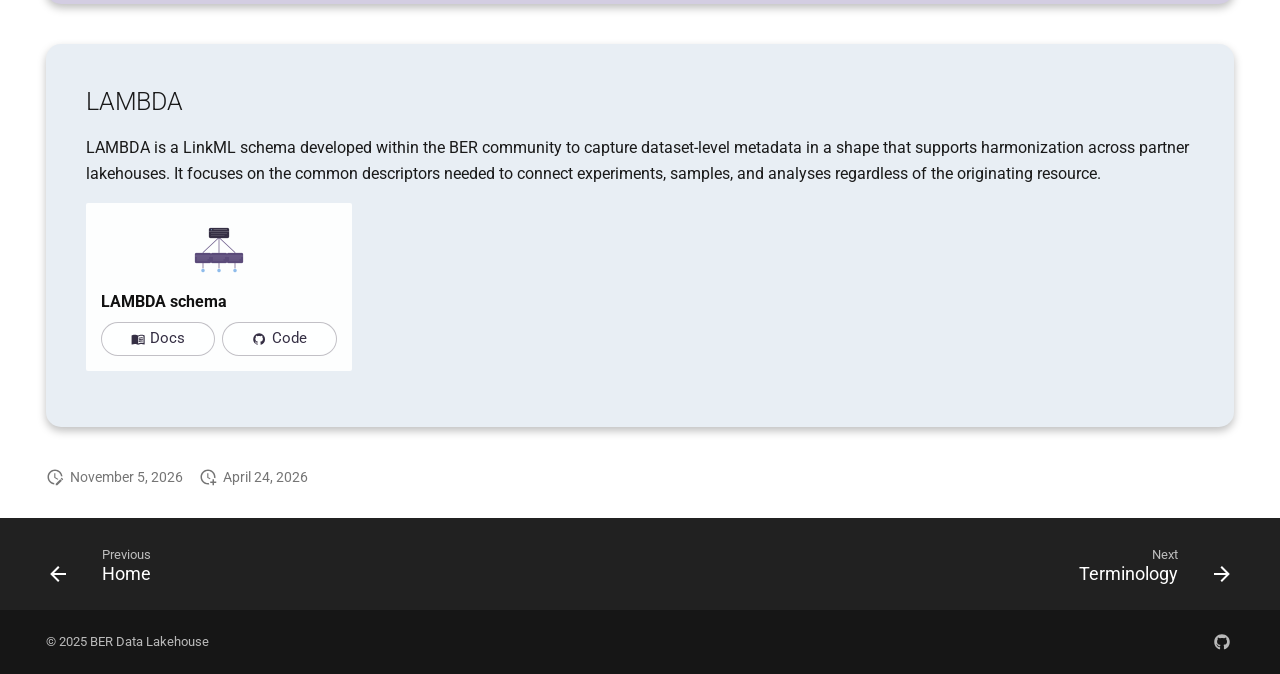
<file: schemas/index.html>
<!doctype html><html lang=en class=no-js> <head><meta charset=utf-8><meta name=viewport content="width=device-width,initial-scale=1"><meta name=description content="Landing page for the BER Data GitHub organization"><link href=https://doe-bridge.github.io/schemas/ rel=canonical><link rel=prev href=..><link href=../terminology/ rel=next><link rel=alternate type=application/rss+xml title="RSS feed" href=../feed_rss_created.xml><link rel=alternate type=application/rss+xml title="RSS feed of updated content" href=../feed_rss_updated.xml><link rel=icon href=../assets/favicon.png><meta name=generator content="mkdocs-1.6.1, mkdocs-material-9.7.6"><title>Data Modeling - DOE-BRIDGE</title><link rel=stylesheet href=../assets/stylesheets/main.484c7ddc.min.css><link rel=stylesheet href=../assets/stylesheets/palette.ab4e12ef.min.css><link rel=preconnect href=https://fonts.gstatic.com crossorigin><link rel=stylesheet href="https://fonts.googleapis.com/css?family=Roboto:300,300i,400,400i,700,700i%7CRoboto+Mono:400,400i,700,700i&display=fallback"><style>:root{--md-text-font:"Roboto";--md-code-font:"Roboto Mono"}</style><link rel=stylesheet href=../stylesheets/extra.css><script>__md_scope=new URL("..",location),__md_hash=e=>[...e].reduce(((e,_)=>(e<<5)-e+_.charCodeAt(0)),0),__md_get=(e,_=localStorage,t=__md_scope)=>JSON.parse(_.getItem(t.pathname+"."+e)),__md_set=(e,_,t=localStorage,a=__md_scope)=>{try{t.setItem(a.pathname+"."+e,JSON.stringify(_))}catch(e){}}</script></head> <body dir=ltr data-md-color-scheme=default data-md-color-primary=deep-purple data-md-color-accent=deep-purple> <input class=md-toggle data-md-toggle=drawer type=checkbox id=__drawer autocomplete=off> <input class=md-toggle data-md-toggle=search type=checkbox id=__search autocomplete=off> <label class=md-overlay for=__drawer></label> <div data-md-component=skip> <a href=#data-modeling class=md-skip> Skip to content </a> </div> <div data-md-component=announce> </div> <header class="md-header md-header--shadow md-header--lifted" data-md-component=header> <nav class="md-header__inner md-grid" aria-label=Header> <a href=.. title=DOE-BRIDGE class="md-header__button md-logo" aria-label=DOE-BRIDGE data-md-component=logo> <img src=../assets/images/bridge-logo.png alt=logo> </a> <label class="md-header__button md-icon" for=__drawer> <svg xmlns=http://www.w3.org/2000/svg viewbox="0 0 24 24"><path d="M3 6h18v2H3zm0 5h18v2H3zm0 5h18v2H3z"/></svg> </label> <div class=md-header__title data-md-component=header-title> <div class=md-header__ellipsis> <div class=md-header__topic> <span class=md-ellipsis> DOE-BRIDGE </span> </div> <div class=md-header__topic data-md-component=header-topic> <span class=md-ellipsis> Data Modeling </span> </div> </div> </div> <form class=md-header__option data-md-component=palette> <input class=md-option data-md-color-media="(prefers-color-scheme: light)" data-md-color-scheme=default data-md-color-primary=deep-purple data-md-color-accent=deep-purple aria-label="Switch to dark mode" type=radio name=__palette id=__palette_0> <label class="md-header__button md-icon" title="Switch to dark mode" for=__palette_1 hidden> <svg xmlns=http://www.w3.org/2000/svg viewbox="0 0 24 24"><path d="m17.75 4.09-2.53 1.94.91 3.06-2.63-1.81-2.63 1.81.91-3.06-2.53-1.94L12.44 4l1.06-3 1.06 3zm3.5 6.91-1.64 1.25.59 1.98-1.7-1.17-1.7 1.17.59-1.98L15.75 11l2.06-.05L18.5 9l.69 1.95zm-2.28 4.95c.83-.08 1.72 1.1 1.19 1.85-.32.45-.66.87-1.08 1.27C15.17 23 8.84 23 4.94 19.07c-3.91-3.9-3.91-10.24 0-14.14.4-.4.82-.76 1.27-1.08.75-.53 1.93.36 1.85 1.19-.27 2.86.69 5.83 2.89 8.02a9.96 9.96 0 0 0 8.02 2.89m-1.64 2.02a12.08 12.08 0 0 1-7.8-3.47c-2.17-2.19-3.33-5-3.49-7.82-2.81 3.14-2.7 7.96.31 10.98 3.02 3.01 7.84 3.12 10.98.31"/></svg> </label> <input class=md-option data-md-color-media="(prefers-color-scheme: dark)" data-md-color-scheme=slate data-md-color-primary=deep-purple data-md-color-accent=deep-purple aria-label="Switch to light mode" type=radio name=__palette id=__palette_1> <label class="md-header__button md-icon" title="Switch to light mode" for=__palette_0 hidden> <svg xmlns=http://www.w3.org/2000/svg viewbox="0 0 24 24"><path d="M12 7a5 5 0 0 1 5 5 5 5 0 0 1-5 5 5 5 0 0 1-5-5 5 5 0 0 1 5-5m0 2a3 3 0 0 0-3 3 3 3 0 0 0 3 3 3 3 0 0 0 3-3 3 3 0 0 0-3-3m0-7 2.39 3.42C13.65 5.15 12.84 5 12 5s-1.65.15-2.39.42zM3.34 7l4.16-.35A7.2 7.2 0 0 0 5.94 8.5c-.44.74-.69 1.5-.83 2.29zm.02 10 1.76-3.77a7.131 7.131 0 0 0 2.38 4.14zM20.65 7l-1.77 3.79a7.02 7.02 0 0 0-2.38-4.15zm-.01 10-4.14.36c.59-.51 1.12-1.14 1.54-1.86.42-.73.69-1.5.83-2.29zM12 22l-2.41-3.44c.74.27 1.55.44 2.41.44.82 0 1.63-.17 2.37-.44z"/></svg> </label> </form> <script>var palette=__md_get("__palette");if(palette&&palette.color){if("(prefers-color-scheme)"===palette.color.media){var media=matchMedia("(prefers-color-scheme: light)"),input=document.querySelector(media.matches?"[data-md-color-media='(prefers-color-scheme: light)']":"[data-md-color-media='(prefers-color-scheme: dark)']");palette.color.media=input.getAttribute("data-md-color-media"),palette.color.scheme=input.getAttribute("data-md-color-scheme"),palette.color.primary=input.getAttribute("data-md-color-primary"),palette.color.accent=input.getAttribute("data-md-color-accent")}for(var[key,value]of Object.entries(palette.color))document.body.setAttribute("data-md-color-"+key,value)}</script> <label class="md-header__button md-icon" for=__search> <svg xmlns=http://www.w3.org/2000/svg viewbox="0 0 24 24"><path d="M9.5 3A6.5 6.5 0 0 1 16 9.5c0 1.61-.59 3.09-1.56 4.23l.27.27h.79l5 5-1.5 1.5-5-5v-.79l-.27-.27A6.52 6.52 0 0 1 9.5 16 6.5 6.5 0 0 1 3 9.5 6.5 6.5 0 0 1 9.5 3m0 2C7 5 5 7 5 9.5S7 14 9.5 14 14 12 14 9.5 12 5 9.5 5"/></svg> </label> <div class=md-search data-md-component=search role=dialog> <label class=md-search__overlay for=__search></label> <div class=md-search__inner role=search> <form class=md-search__form name=search> <input type=text class=md-search__input name=query aria-label=Search placeholder=Search autocapitalize=off autocorrect=off autocomplete=off spellcheck=false data-md-component=search-query required> <label class="md-search__icon md-icon" for=__search> <svg xmlns=http://www.w3.org/2000/svg viewbox="0 0 24 24"><path d="M9.5 3A6.5 6.5 0 0 1 16 9.5c0 1.61-.59 3.09-1.56 4.23l.27.27h.79l5 5-1.5 1.5-5-5v-.79l-.27-.27A6.52 6.52 0 0 1 9.5 16 6.5 6.5 0 0 1 3 9.5 6.5 6.5 0 0 1 9.5 3m0 2C7 5 5 7 5 9.5S7 14 9.5 14 14 12 14 9.5 12 5 9.5 5"/></svg> <svg xmlns=http://www.w3.org/2000/svg viewbox="0 0 24 24"><path d="M20 11v2H8l5.5 5.5-1.42 1.42L4.16 12l7.92-7.92L13.5 5.5 8 11z"/></svg> </label> <nav class=md-search__options aria-label=Search> <button type=reset class="md-search__icon md-icon" title=Clear aria-label=Clear tabindex=-1> <svg xmlns=http://www.w3.org/2000/svg viewbox="0 0 24 24"><path d="M19 6.41 17.59 5 12 10.59 6.41 5 5 6.41 10.59 12 5 17.59 6.41 19 12 13.41 17.59 19 19 17.59 13.41 12z"/></svg> </button> </nav> <div class=md-search__suggest data-md-component=search-suggest></div> </form> <div class=md-search__output> <div class=md-search__scrollwrap tabindex=0 data-md-scrollfix> <div class=md-search-result data-md-component=search-result> <div class=md-search-result__meta> Initializing search </div> <ol class=md-search-result__list role=presentation></ol> </div> </div> </div> </div> </div> <div class=md-header__source> <a href=https://github.com/doe-bridge title="Go to repository" class=md-source data-md-component=source> <div class="md-source__icon md-icon"> <svg xmlns=http://www.w3.org/2000/svg viewbox="0 0 512 512"><!-- Font Awesome Free 7.1.0 by @fontawesome - https://fontawesome.com License - https://fontawesome.com/license/free (Icons: CC BY 4.0, Fonts: SIL OFL 1.1, Code: MIT License) Copyright 2025 Fonticons, Inc.--><path d="M173.9 397.4c0 2-2.3 3.6-5.2 3.6-3.3.3-5.6-1.3-5.6-3.6 0-2 2.3-3.6 5.2-3.6 3-.3 5.6 1.3 5.6 3.6m-31.1-4.5c-.7 2 1.3 4.3 4.3 4.9 2.6 1 5.6 0 6.2-2s-1.3-4.3-4.3-5.2c-2.6-.7-5.5.3-6.2 2.3m44.2-1.7c-2.9.7-4.9 2.6-4.6 4.9.3 2 2.9 3.3 5.9 2.6 2.9-.7 4.9-2.6 4.6-4.6-.3-1.9-3-3.2-5.9-2.9M252.8 8C114.1 8 8 113.3 8 252c0 110.9 69.8 205.8 169.5 239.2 12.8 2.3 17.3-5.6 17.3-12.1 0-6.2-.3-40.4-.3-61.4 0 0-70 15-84.7-29.8 0 0-11.4-29.1-27.8-36.6 0 0-22.9-15.7 1.6-15.4 0 0 24.9 2 38.6 25.8 21.9 38.6 58.6 27.5 72.9 20.9 2.3-16 8.8-27.1 16-33.7-55.9-6.2-112.3-14.3-112.3-110.5 0-27.5 7.6-41.3 23.6-58.9-2.6-6.5-11.1-33.3 2.6-67.9 20.9-6.5 69 27 69 27 20-5.6 41.5-8.5 62.8-8.5s42.8 2.9 62.8 8.5c0 0 48.1-33.6 69-27 13.7 34.7 5.2 61.4 2.6 67.9 16 17.7 25.8 31.5 25.8 58.9 0 96.5-58.9 104.2-114.8 110.5 9.2 7.9 17 22.9 17 46.4 0 33.7-.3 75.4-.3 83.6 0 6.5 4.6 14.4 17.3 12.1C436.2 457.8 504 362.9 504 252 504 113.3 391.5 8 252.8 8M105.2 352.9c-1.3 1-1 3.3.7 5.2 1.6 1.6 3.9 2.3 5.2 1 1.3-1 1-3.3-.7-5.2-1.6-1.6-3.9-2.3-5.2-1m-10.8-8.1c-.7 1.3.3 2.9 2.3 3.9 1.6 1 3.6.7 4.3-.7.7-1.3-.3-2.9-2.3-3.9-2-.6-3.6-.3-4.3.7m32.4 35.6c-1.6 1.3-1 4.3 1.3 6.2 2.3 2.3 5.2 2.6 6.5 1 1.3-1.3.7-4.3-1.3-6.2-2.2-2.3-5.2-2.6-6.5-1m-11.4-14.7c-1.6 1-1.6 3.6 0 5.9s4.3 3.3 5.6 2.3c1.6-1.3 1.6-3.9 0-6.2-1.4-2.3-4-3.3-5.6-2"/></svg> </div> <div class=md-source__repository> doe-bridge </div> </a> </div> </nav> <nav class=md-tabs aria-label=Tabs data-md-component=tabs> <div class=md-grid> <ul class=md-tabs__list> <li class=md-tabs__item> <a href=.. class=md-tabs__link> Home </a> </li> <li class="md-tabs__item md-tabs__item--active"> <a href=./ class=md-tabs__link> Data Modeling </a> </li> <li class=md-tabs__item> <a href=../terminology/ class=md-tabs__link> Terminology </a> </li> <li class=md-tabs__item> <a href=../blog/ class=md-tabs__link> Crossings </a> </li> </ul> </div> </nav> </header> <div class=md-container data-md-component=container> <main class=md-main data-md-component=main> <div class="md-main__inner md-grid"> <div class="md-sidebar md-sidebar--primary" data-md-component=sidebar data-md-type=navigation hidden> <div class=md-sidebar__scrollwrap> <div class=md-sidebar__inner> <nav class="md-nav md-nav--primary md-nav--lifted" aria-label=Navigation data-md-level=0> <label class=md-nav__title for=__drawer> <a href=.. title=DOE-BRIDGE class="md-nav__button md-logo" aria-label=DOE-BRIDGE data-md-component=logo> <img src=../assets/images/bridge-logo.png alt=logo> </a> DOE-BRIDGE </label> <div class=md-nav__source> <a href=https://github.com/doe-bridge title="Go to repository" class=md-source data-md-component=source> <div class="md-source__icon md-icon"> <svg xmlns=http://www.w3.org/2000/svg viewbox="0 0 512 512"><!-- Font Awesome Free 7.1.0 by @fontawesome - https://fontawesome.com License - https://fontawesome.com/license/free (Icons: CC BY 4.0, Fonts: SIL OFL 1.1, Code: MIT License) Copyright 2025 Fonticons, Inc.--><path d="M173.9 397.4c0 2-2.3 3.6-5.2 3.6-3.3.3-5.6-1.3-5.6-3.6 0-2 2.3-3.6 5.2-3.6 3-.3 5.6 1.3 5.6 3.6m-31.1-4.5c-.7 2 1.3 4.3 4.3 4.9 2.6 1 5.6 0 6.2-2s-1.3-4.3-4.3-5.2c-2.6-.7-5.5.3-6.2 2.3m44.2-1.7c-2.9.7-4.9 2.6-4.6 4.9.3 2 2.9 3.3 5.9 2.6 2.9-.7 4.9-2.6 4.6-4.6-.3-1.9-3-3.2-5.9-2.9M252.8 8C114.1 8 8 113.3 8 252c0 110.9 69.8 205.8 169.5 239.2 12.8 2.3 17.3-5.6 17.3-12.1 0-6.2-.3-40.4-.3-61.4 0 0-70 15-84.7-29.8 0 0-11.4-29.1-27.8-36.6 0 0-22.9-15.7 1.6-15.4 0 0 24.9 2 38.6 25.8 21.9 38.6 58.6 27.5 72.9 20.9 2.3-16 8.8-27.1 16-33.7-55.9-6.2-112.3-14.3-112.3-110.5 0-27.5 7.6-41.3 23.6-58.9-2.6-6.5-11.1-33.3 2.6-67.9 20.9-6.5 69 27 69 27 20-5.6 41.5-8.5 62.8-8.5s42.8 2.9 62.8 8.5c0 0 48.1-33.6 69-27 13.7 34.7 5.2 61.4 2.6 67.9 16 17.7 25.8 31.5 25.8 58.9 0 96.5-58.9 104.2-114.8 110.5 9.2 7.9 17 22.9 17 46.4 0 33.7-.3 75.4-.3 83.6 0 6.5 4.6 14.4 17.3 12.1C436.2 457.8 504 362.9 504 252 504 113.3 391.5 8 252.8 8M105.2 352.9c-1.3 1-1 3.3.7 5.2 1.6 1.6 3.9 2.3 5.2 1 1.3-1 1-3.3-.7-5.2-1.6-1.6-3.9-2.3-5.2-1m-10.8-8.1c-.7 1.3.3 2.9 2.3 3.9 1.6 1 3.6.7 4.3-.7.7-1.3-.3-2.9-2.3-3.9-2-.6-3.6-.3-4.3.7m32.4 35.6c-1.6 1.3-1 4.3 1.3 6.2 2.3 2.3 5.2 2.6 6.5 1 1.3-1.3.7-4.3-1.3-6.2-2.2-2.3-5.2-2.6-6.5-1m-11.4-14.7c-1.6 1-1.6 3.6 0 5.9s4.3 3.3 5.6 2.3c1.6-1.3 1.6-3.9 0-6.2-1.4-2.3-4-3.3-5.6-2"/></svg> </div> <div class=md-source__repository> doe-bridge </div> </a> </div> <ul class=md-nav__list data-md-scrollfix> <li class=md-nav__item> <a href=.. class=md-nav__link> <span class=md-ellipsis> Home </span> </a> </li> <li class="md-nav__item md-nav__item--active"> <input class="md-nav__toggle md-toggle" type=checkbox id=__toc> <label class="md-nav__link md-nav__link--active" for=__toc> <span class=md-ellipsis> Data Modeling </span> <span class="md-nav__icon md-icon"></span> </label> <a href=./ class="md-nav__link md-nav__link--active"> <span class=md-ellipsis> Data Modeling </span> </a> <nav class="md-nav md-nav--secondary" aria-label="Table of contents"> <label class=md-nav__title for=__toc> <span class="md-nav__icon md-icon"></span> Table of contents </label> <ul class=md-nav__list data-md-component=toc data-md-scrollfix> <li class=md-nav__item> <a href=#overview class=md-nav__link> <span class=md-ellipsis> Overview </span> </a> </li> <li class=md-nav__item> <a href=#bertron-schema class=md-nav__link> <span class=md-ellipsis> BERtron Schema </span> </a> </li> <li class=md-nav__item> <a href=#kbase-schemas class=md-nav__link> <span class=md-ellipsis> KBase Schemas </span> </a> </li> <li class=md-nav__item> <a href=#nmdc-schema class=md-nav__link> <span class=md-ellipsis> NMDC Schema </span> </a> </li> <li class=md-nav__item> <a href=#basin-3d class=md-nav__link> <span class=md-ellipsis> BASIN-3D </span> </a> </li> <li class=md-nav__item> <a href=#bridge-schemas class=md-nav__link> <span class=md-ellipsis> Bridge Schemas </span> </a> </li> <li class=md-nav__item> <a href=#lambda class=md-nav__link> <span class=md-ellipsis> LAMBDA </span> </a> </li> </ul> </nav> </li> <li class=md-nav__item> <a href=../terminology/ class=md-nav__link> <span class=md-ellipsis> Terminology </span> </a> </li> <li class="md-nav__item md-nav__item--nested"> <input class="md-nav__toggle md-toggle " type=checkbox id=__nav_4> <label class=md-nav__link for=__nav_4 id=__nav_4_label tabindex=0> <span class=md-ellipsis> Crossings </span> <span class="md-nav__icon md-icon"></span> </label> <nav class=md-nav data-md-level=1 aria-labelledby=__nav_4_label aria-expanded=false> <label class=md-nav__title for=__nav_4> <span class="md-nav__icon md-icon"></span> Crossings </label> <ul class=md-nav__list data-md-scrollfix> <li class=md-nav__item> <a href=../blog/ class=md-nav__link> <span class=md-ellipsis> Crossings </span> </a> </li> <li class="md-nav__item md-nav__item--nested"> <input class="md-nav__toggle md-toggle " type=checkbox id=__nav_4_2> <label class=md-nav__link for=__nav_4_2 id=__nav_4_2_label tabindex=0> <span class=md-ellipsis> Archive </span> <span class="md-nav__icon md-icon"></span> </label> <nav class=md-nav data-md-level=2 aria-labelledby=__nav_4_2_label aria-expanded=false> <label class=md-nav__title for=__nav_4_2> <span class="md-nav__icon md-icon"></span> Archive </label> <ul class=md-nav__list data-md-scrollfix> <li class=md-nav__item> <a href=../blog/archive/2026/ class=md-nav__link> <span class=md-ellipsis> 2026 </span> </a> </li> </ul> </nav> </li> <li class="md-nav__item md-nav__item--nested"> <input class="md-nav__toggle md-toggle " type=checkbox id=__nav_4_3> <label class=md-nav__link for=__nav_4_3 id=__nav_4_3_label tabindex=0> <span class=md-ellipsis> Categories </span> <span class="md-nav__icon md-icon"></span> </label> <nav class=md-nav data-md-level=2 aria-labelledby=__nav_4_3_label aria-expanded=false> <label class=md-nav__title for=__nav_4_3> <span class="md-nav__icon md-icon"></span> Categories </label> <ul class=md-nav__list data-md-scrollfix> <li class=md-nav__item> <a href=../blog/category/announcements/ class=md-nav__link> <span class=md-ellipsis> Announcements </span> </a> </li> <li class=md-nav__item> <a href=../blog/category/data-modeling/ class=md-nav__link> <span class=md-ellipsis> Data Modeling </span> </a> </li> </ul> </nav> </li> </ul> </nav> </li> </ul> </nav> </div> </div> </div> <div class="md-sidebar md-sidebar--secondary" data-md-component=sidebar data-md-type=toc hidden> <div class=md-sidebar__scrollwrap> <div class=md-sidebar__inner> <nav class="md-nav md-nav--secondary" aria-label="Table of contents"> <label class=md-nav__title for=__toc> <span class="md-nav__icon md-icon"></span> Table of contents </label> <ul class=md-nav__list data-md-component=toc data-md-scrollfix> <li class=md-nav__item> <a href=#overview class=md-nav__link> <span class=md-ellipsis> Overview </span> </a> </li> <li class=md-nav__item> <a href=#bertron-schema class=md-nav__link> <span class=md-ellipsis> BERtron Schema </span> </a> </li> <li class=md-nav__item> <a href=#kbase-schemas class=md-nav__link> <span class=md-ellipsis> KBase Schemas </span> </a> </li> <li class=md-nav__item> <a href=#nmdc-schema class=md-nav__link> <span class=md-ellipsis> NMDC Schema </span> </a> </li> <li class=md-nav__item> <a href=#basin-3d class=md-nav__link> <span class=md-ellipsis> BASIN-3D </span> </a> </li> <li class=md-nav__item> <a href=#bridge-schemas class=md-nav__link> <span class=md-ellipsis> Bridge Schemas </span> </a> </li> <li class=md-nav__item> <a href=#lambda class=md-nav__link> <span class=md-ellipsis> LAMBDA </span> </a> </li> </ul> </nav> </div> </div> </div> <div class=md-content data-md-component=content> <article class="md-content__inner md-typeset"> <a href=https://github.com/doe-bridge/edit/main/docs/schemas.md title="Edit this page" class="md-content__button md-icon" rel=edit> <svg xmlns=http://www.w3.org/2000/svg viewbox="0 0 24 24"><path d="M10 20H6V4h7v5h5v3.1l2-2V8l-6-6H6c-1.1 0-2 .9-2 2v16c0 1.1.9 2 2 2h4zm10.2-7c.1 0 .3.1.4.2l1.3 1.3c.2.2.2.6 0 .8l-1 1-2.1-2.1 1-1c.1-.1.2-.2.4-.2m0 3.9L14.1 23H12v-2.1l6.1-6.1z"/></svg> </a> <div class=hero> <h1 id=data-modeling>Data Modeling<a class=headerlink href=#data-modeling title="Permanent link">&para;</a></h1> <p class=hero-tagline> LinkML-based data models that power interoperability across the BER data lakehouse — from sample context and sequencing metadata to credit and provenance. </p> </div> <section class="section section--welcome"> <h2 id=overview>Overview<a class=headerlink href=#overview title="Permanent link">&para;</a></h2> <p>Each BER resource has historically managed its metadata independently, with its own models and tools. The schemas below are the LinkML-based data models that DOE-BRIDGE partners are aligning to enable cross-lakehouse discovery, shared ETL tooling, and AI-assisted mapping between datasets. Every schema links back to its canonical site and repository for documentation, source, and issues.</p> </section> <section class="section section--infrastructure"> <h2 id=bertron-schema>BERtron Schema<a class=headerlink href=#bertron-schema title="Permanent link">&para;</a></h2> <p>The BERtron schema defines the shared metadata contract used by the BERtron federated search service to index data across partner lakehouses. It specifies how each lakehouse describes its holdings so that a single query can return results spanning EMSL, ESS-DIVE, JGI, KBase, and NMDC.</p> <div class="grid cards lakehouses"> <ul> <li> <p><a href=https://doe-bridge.github.io/bertron-schema/ ><img alt="BERtron schema" src=../assets/images/schema.png></a></p> <p><strong>BERtron schema</strong></p> <p class=card-links><a href=https://doe-bridge.github.io/bertron-schema/ class=card-btn><span class=twemoji><svg xmlns=http://www.w3.org/2000/svg viewbox="0 0 24 24"><path d="M12 21.5c-1.35-.85-3.8-1.5-5.5-1.5-1.65 0-3.35.3-4.75 1.05-.1.05-.15.05-.25.05-.25 0-.5-.25-.5-.5V6c.6-.45 1.25-.75 2-1 1.11-.35 2.33-.5 3.5-.5 1.95 0 4.05.4 5.5 1.5 1.45-1.1 3.55-1.5 5.5-1.5 1.17 0 2.39.15 3.5.5.75.25 1.4.55 2 1v14.6c0 .25-.25.5-.5.5-.1 0-.15 0-.25-.05-1.4-.75-3.1-1.05-4.75-1.05-1.7 0-4.15.65-5.5 1.5M12 8v11.5c1.35-.85 3.8-1.5 5.5-1.5 1.2 0 2.4.15 3.5.5V7c-1.1-.35-2.3-.5-3.5-.5-1.7 0-4.15.65-5.5 1.5m1 3.5c1.11-.68 2.6-1 4.5-1 .91 0 1.76.09 2.5.28V9.23c-.87-.15-1.71-.23-2.5-.23q-2.655 0-4.5.84zm4.5.17c-1.71 0-3.21.26-4.5.79v1.69c1.11-.65 2.6-.99 4.5-.99 1.04 0 1.88.08 2.5.24v-1.5c-.87-.16-1.71-.23-2.5-.23m2.5 2.9c-.87-.16-1.71-.24-2.5-.24-1.83 0-3.33.27-4.5.8v1.69c1.11-.66 2.6-.99 4.5-.99 1.04 0 1.88.08 2.5.24z"/></svg></span> Docs</a> <a class=card-btn href=https://github.com/doe-bridge/bertron-schema><span class=twemoji><svg xmlns=http://www.w3.org/2000/svg viewbox="0 0 24 24"><path d="M12 2A10 10 0 0 0 2 12c0 4.42 2.87 8.17 6.84 9.5.5.08.66-.23.66-.5v-1.69c-2.77.6-3.36-1.34-3.36-1.34-.46-1.16-1.11-1.47-1.11-1.47-.91-.62.07-.6.07-.6 1 .07 1.53 1.03 1.53 1.03.87 1.52 2.34 1.07 2.91.83.09-.65.35-1.09.63-1.34-2.22-.25-4.55-1.11-4.55-4.92 0-1.11.38-2 1.03-2.71-.1-.25-.45-1.29.1-2.64 0 0 .84-.27 2.75 1.02.79-.22 1.65-.33 2.5-.33s1.71.11 2.5.33c1.91-1.29 2.75-1.02 2.75-1.02.55 1.35.2 2.39.1 2.64.65.71 1.03 1.6 1.03 2.71 0 3.82-2.34 4.66-4.57 4.91.36.31.69.92.69 1.85V21c0 .27.16.59.67.5C19.14 20.16 22 16.42 22 12A10 10 0 0 0 12 2"/></svg></span> Code</a></p> </li> </ul> </div> </section> <section class="section section--modeling"> <h2 id=kbase-schemas>KBase Schemas<a class=headerlink href=#kbase-schemas title="Permanent link">&para;</a></h2> <p>KBase contributes two complementary schemas to the BER data ecosystem. The Common Data Model (CDM) schema provides the core types and relationships KBase uses to represent biological entities, their annotations, and the analyses performed on them — giving downstream tools a stable, well-documented vocabulary for computational biology data. The CRediT metadata schema adopts the community-standard Contributor Roles Taxonomy to describe the specific contributions each person made to a dataset or analysis, supporting attribution, reproducibility, and credit across collaborative BER projects.</p> <div class="grid cards lakehouses"> <ul> <li> <p><a href=https://kbase.github.io/cdm-schema/ ><img alt="KBase CDM schema" src=../assets/images/partners/kbase.png></a></p> <p><strong>KBase CDM schema</strong></p> <p class=card-links><a href=https://kbase.github.io/cdm-schema/ class=card-btn><span class=twemoji><svg xmlns=http://www.w3.org/2000/svg viewbox="0 0 24 24"><path d="M12 21.5c-1.35-.85-3.8-1.5-5.5-1.5-1.65 0-3.35.3-4.75 1.05-.1.05-.15.05-.25.05-.25 0-.5-.25-.5-.5V6c.6-.45 1.25-.75 2-1 1.11-.35 2.33-.5 3.5-.5 1.95 0 4.05.4 5.5 1.5 1.45-1.1 3.55-1.5 5.5-1.5 1.17 0 2.39.15 3.5.5.75.25 1.4.55 2 1v14.6c0 .25-.25.5-.5.5-.1 0-.15 0-.25-.05-1.4-.75-3.1-1.05-4.75-1.05-1.7 0-4.15.65-5.5 1.5M12 8v11.5c1.35-.85 3.8-1.5 5.5-1.5 1.2 0 2.4.15 3.5.5V7c-1.1-.35-2.3-.5-3.5-.5-1.7 0-4.15.65-5.5 1.5m1 3.5c1.11-.68 2.6-1 4.5-1 .91 0 1.76.09 2.5.28V9.23c-.87-.15-1.71-.23-2.5-.23q-2.655 0-4.5.84zm4.5.17c-1.71 0-3.21.26-4.5.79v1.69c1.11-.65 2.6-.99 4.5-.99 1.04 0 1.88.08 2.5.24v-1.5c-.87-.16-1.71-.23-2.5-.23m2.5 2.9c-.87-.16-1.71-.24-2.5-.24-1.83 0-3.33.27-4.5.8v1.69c1.11-.66 2.6-.99 4.5-.99 1.04 0 1.88.08 2.5.24z"/></svg></span> Docs</a> <a class=card-btn href=https://github.com/kbase/cdm-schema><span class=twemoji><svg xmlns=http://www.w3.org/2000/svg viewbox="0 0 24 24"><path d="M12 2A10 10 0 0 0 2 12c0 4.42 2.87 8.17 6.84 9.5.5.08.66-.23.66-.5v-1.69c-2.77.6-3.36-1.34-3.36-1.34-.46-1.16-1.11-1.47-1.11-1.47-.91-.62.07-.6.07-.6 1 .07 1.53 1.03 1.53 1.03.87 1.52 2.34 1.07 2.91.83.09-.65.35-1.09.63-1.34-2.22-.25-4.55-1.11-4.55-4.92 0-1.11.38-2 1.03-2.71-.1-.25-.45-1.29.1-2.64 0 0 .84-.27 2.75 1.02.79-.22 1.65-.33 2.5-.33s1.71.11 2.5.33c1.91-1.29 2.75-1.02 2.75-1.02.55 1.35.2 2.39.1 2.64.65.71 1.03 1.6 1.03 2.71 0 3.82-2.34 4.66-4.57 4.91.36.31.69.92.69 1.85V21c0 .27.16.59.67.5C19.14 20.16 22 16.42 22 12A10 10 0 0 0 12 2"/></svg></span> Code</a></p> </li> <li> <p><a href=https://www.kbase.us/news/kbase-credit-metadata-schema/ ><img alt="KBase CRediT metadata schema" src=../assets/images/partners/kbase.png></a></p> <p><strong>KBase CRediT metadata schema</strong></p> <p class=card-links><a href=https://www.kbase.us/news/kbase-credit-metadata-schema/ class=card-btn><span class=twemoji><svg xmlns=http://www.w3.org/2000/svg viewbox="0 0 24 24"><path d="M12 21.5c-1.35-.85-3.8-1.5-5.5-1.5-1.65 0-3.35.3-4.75 1.05-.1.05-.15.05-.25.05-.25 0-.5-.25-.5-.5V6c.6-.45 1.25-.75 2-1 1.11-.35 2.33-.5 3.5-.5 1.95 0 4.05.4 5.5 1.5 1.45-1.1 3.55-1.5 5.5-1.5 1.17 0 2.39.15 3.5.5.75.25 1.4.55 2 1v14.6c0 .25-.25.5-.5.5-.1 0-.15 0-.25-.05-1.4-.75-3.1-1.05-4.75-1.05-1.7 0-4.15.65-5.5 1.5M12 8v11.5c1.35-.85 3.8-1.5 5.5-1.5 1.2 0 2.4.15 3.5.5V7c-1.1-.35-2.3-.5-3.5-.5-1.7 0-4.15.65-5.5 1.5m1 3.5c1.11-.68 2.6-1 4.5-1 .91 0 1.76.09 2.5.28V9.23c-.87-.15-1.71-.23-2.5-.23q-2.655 0-4.5.84zm4.5.17c-1.71 0-3.21.26-4.5.79v1.69c1.11-.65 2.6-.99 4.5-.99 1.04 0 1.88.08 2.5.24v-1.5c-.87-.16-1.71-.23-2.5-.23m2.5 2.9c-.87-.16-1.71-.24-2.5-.24-1.83 0-3.33.27-4.5.8v1.69c1.11-.66 2.6-.99 4.5-.99 1.04 0 1.88.08 2.5.24z"/></svg></span> Docs</a> <a class=card-btn href=https://github.com/kbase/credit_engine><span class=twemoji><svg xmlns=http://www.w3.org/2000/svg viewbox="0 0 24 24"><path d="M12 2A10 10 0 0 0 2 12c0 4.42 2.87 8.17 6.84 9.5.5.08.66-.23.66-.5v-1.69c-2.77.6-3.36-1.34-3.36-1.34-.46-1.16-1.11-1.47-1.11-1.47-.91-.62.07-.6.07-.6 1 .07 1.53 1.03 1.53 1.03.87 1.52 2.34 1.07 2.91.83.09-.65.35-1.09.63-1.34-2.22-.25-4.55-1.11-4.55-4.92 0-1.11.38-2 1.03-2.71-.1-.25-.45-1.29.1-2.64 0 0 .84-.27 2.75 1.02.79-.22 1.65-.33 2.5-.33s1.71.11 2.5.33c1.91-1.29 2.75-1.02 2.75-1.02.55 1.35.2 2.39.1 2.64.65.71 1.03 1.6 1.03 2.71 0 3.82-2.34 4.66-4.57 4.91.36.31.69.92.69 1.85V21c0 .27.16.59.67.5C19.14 20.16 22 16.42 22 12A10 10 0 0 0 12 2"/></svg></span> Code</a></p> </li> </ul> </div> </section> <section class="section section--bertron"> <h2 id=nmdc-schema>NMDC Schema<a class=headerlink href=#nmdc-schema title="Permanent link">&para;</a></h2> <p>The NMDC Schema is critical substrate used to facilitate interoperability and collaboration, as it provides a common language for data exchange across systems and disciplines. In the context of the NMDC, this schema supports the integration of microbiome data from medicine, agriculture, bioenergy, and environmental science into a cohesive platform.</p> <p>This schema is organized into two modules:</p> <ul> <li>A core set of elements for representing data values represented in <a href=https://w3id.org/linkml/ >LinkML format</a> consisting of a set of classes, slots, types, and enumerations that are used to define the structure of the NMDC schema.</li> <li>A subset of the MIxS schema developed by the Genomic Standards Consortium, that is used to describe the environmental context of samples.</li> </ul> <div class="grid cards lakehouses"> <ul> <li> <p><a href=https://microbiomedata.github.io/nmdc-schema/ ><img alt="NMDC schema" src=../assets/images/partners/nmdc.png></a></p> <p><strong>NMDC schema</strong></p> <p class=card-links><a href=https://microbiomedata.github.io/nmdc-schema/ class=card-btn><span class=twemoji><svg xmlns=http://www.w3.org/2000/svg viewbox="0 0 24 24"><path d="M12 21.5c-1.35-.85-3.8-1.5-5.5-1.5-1.65 0-3.35.3-4.75 1.05-.1.05-.15.05-.25.05-.25 0-.5-.25-.5-.5V6c.6-.45 1.25-.75 2-1 1.11-.35 2.33-.5 3.5-.5 1.95 0 4.05.4 5.5 1.5 1.45-1.1 3.55-1.5 5.5-1.5 1.17 0 2.39.15 3.5.5.75.25 1.4.55 2 1v14.6c0 .25-.25.5-.5.5-.1 0-.15 0-.25-.05-1.4-.75-3.1-1.05-4.75-1.05-1.7 0-4.15.65-5.5 1.5M12 8v11.5c1.35-.85 3.8-1.5 5.5-1.5 1.2 0 2.4.15 3.5.5V7c-1.1-.35-2.3-.5-3.5-.5-1.7 0-4.15.65-5.5 1.5m1 3.5c1.11-.68 2.6-1 4.5-1 .91 0 1.76.09 2.5.28V9.23c-.87-.15-1.71-.23-2.5-.23q-2.655 0-4.5.84zm4.5.17c-1.71 0-3.21.26-4.5.79v1.69c1.11-.65 2.6-.99 4.5-.99 1.04 0 1.88.08 2.5.24v-1.5c-.87-.16-1.71-.23-2.5-.23m2.5 2.9c-.87-.16-1.71-.24-2.5-.24-1.83 0-3.33.27-4.5.8v1.69c1.11-.66 2.6-.99 4.5-.99 1.04 0 1.88.08 2.5.24z"/></svg></span> Docs</a> <a class=card-btn href=https://github.com/microbiomedata/nmdc-schema><span class=twemoji><svg xmlns=http://www.w3.org/2000/svg viewbox="0 0 24 24"><path d="M12 2A10 10 0 0 0 2 12c0 4.42 2.87 8.17 6.84 9.5.5.08.66-.23.66-.5v-1.69c-2.77.6-3.36-1.34-3.36-1.34-.46-1.16-1.11-1.47-1.11-1.47-.91-.62.07-.6.07-.6 1 .07 1.53 1.03 1.53 1.03.87 1.52 2.34 1.07 2.91.83.09-.65.35-1.09.63-1.34-2.22-.25-4.55-1.11-4.55-4.92 0-1.11.38-2 1.03-2.71-.1-.25-.45-1.29.1-2.64 0 0 .84-.27 2.75 1.02.79-.22 1.65-.33 2.5-.33s1.71.11 2.5.33c1.91-1.29 2.75-1.02 2.75-1.02.55 1.35.2 2.39.1 2.64.65.71 1.03 1.6 1.03 2.71 0 3.82-2.34 4.66-4.57 4.91.36.31.69.92.69 1.85V21c0 .27.16.59.67.5C19.14 20.16 22 16.42 22 12A10 10 0 0 0 12 2"/></svg></span> Code</a></p> </li> </ul> </div> </section> <section class="section section--infrastructure"> <h2 id=basin-3d>BASIN-3D<a class=headerlink href=#basin-3d title="Permanent link">&para;</a></h2> <p>BASIN-3D (Broker for Assimilation, Synthesis and Integration of eNvironmental Diverse, Distributed Datasets) is a data brokering framework that integrates environmental data from heterogeneous remote sources into a common model. Rather than replicating data, BASIN-3D synthesizes it on demand, giving researchers a unified view over sources like ESS-DIVE, USGS, and EPA.</p> <div class="grid cards lakehouses"> <ul> <li> <p><a href=https://basin3d.readthedocs.io/en/stable/intro.html><img alt=BASIN-3D src=../assets/images/schema.png></a></p> <p><strong>BASIN-3D</strong></p> <p class=card-links><a class=card-btn href=https://basin3d.readthedocs.io/en/stable/intro.html><span class=twemoji><svg xmlns=http://www.w3.org/2000/svg viewbox="0 0 24 24"><path d="M12 21.5c-1.35-.85-3.8-1.5-5.5-1.5-1.65 0-3.35.3-4.75 1.05-.1.05-.15.05-.25.05-.25 0-.5-.25-.5-.5V6c.6-.45 1.25-.75 2-1 1.11-.35 2.33-.5 3.5-.5 1.95 0 4.05.4 5.5 1.5 1.45-1.1 3.55-1.5 5.5-1.5 1.17 0 2.39.15 3.5.5.75.25 1.4.55 2 1v14.6c0 .25-.25.5-.5.5-.1 0-.15 0-.25-.05-1.4-.75-3.1-1.05-4.75-1.05-1.7 0-4.15.65-5.5 1.5M12 8v11.5c1.35-.85 3.8-1.5 5.5-1.5 1.2 0 2.4.15 3.5.5V7c-1.1-.35-2.3-.5-3.5-.5-1.7 0-4.15.65-5.5 1.5m1 3.5c1.11-.68 2.6-1 4.5-1 .91 0 1.76.09 2.5.28V9.23c-.87-.15-1.71-.23-2.5-.23q-2.655 0-4.5.84zm4.5.17c-1.71 0-3.21.26-4.5.79v1.69c1.11-.65 2.6-.99 4.5-.99 1.04 0 1.88.08 2.5.24v-1.5c-.87-.16-1.71-.23-2.5-.23m2.5 2.9c-.87-.16-1.71-.24-2.5-.24-1.83 0-3.33.27-4.5.8v1.69c1.11-.66 2.6-.99 4.5-.99 1.04 0 1.88.08 2.5.24z"/></svg></span> Docs</a> <a class=card-btn href=https://github.com/BASIN-3D/basin3d><span class=twemoji><svg xmlns=http://www.w3.org/2000/svg viewbox="0 0 24 24"><path d="M12 2A10 10 0 0 0 2 12c0 4.42 2.87 8.17 6.84 9.5.5.08.66-.23.66-.5v-1.69c-2.77.6-3.36-1.34-3.36-1.34-.46-1.16-1.11-1.47-1.11-1.47-.91-.62.07-.6.07-.6 1 .07 1.53 1.03 1.53 1.03.87 1.52 2.34 1.07 2.91.83.09-.65.35-1.09.63-1.34-2.22-.25-4.55-1.11-4.55-4.92 0-1.11.38-2 1.03-2.71-.1-.25-.45-1.29.1-2.64 0 0 .84-.27 2.75 1.02.79-.22 1.65-.33 2.5-.33s1.71.11 2.5.33c1.91-1.29 2.75-1.02 2.75-1.02.55 1.35.2 2.39.1 2.64.65.71 1.03 1.6 1.03 2.71 0 3.82-2.34 4.66-4.57 4.91.36.31.69.92.69 1.85V21c0 .27.16.59.67.5C19.14 20.16 22 16.42 22 12A10 10 0 0 0 12 2"/></svg></span> Code</a></p> </li> </ul> </div> </section> <section class="section section--bertron"> <h2 id=bridge-schemas>Bridge Schemas<a class=headerlink href=#bridge-schemas title="Permanent link">&para;</a></h2> <p>Bridge Schemas are LinkML schemas that map and translate between related data models, enabling interoperability across BER partner resources. They provide explicit crosswalks that connect overlapping concepts in different schemas so that data described in one model can be understood and used in the context of another.</p> <div class="grid cards lakehouses"> <ul> <li> <p><a href=https://github.com/cmungall/bridge-schemas><img alt="Bridge Schemas" src=../assets/images/schema.png></a></p> <p><strong>Bridge Schemas</strong></p> <p class=card-links><a class=card-btn href=https://github.com/cmungall/bridge-schemas><span class=twemoji><svg xmlns=http://www.w3.org/2000/svg viewbox="0 0 24 24"><path d="M12 2A10 10 0 0 0 2 12c0 4.42 2.87 8.17 6.84 9.5.5.08.66-.23.66-.5v-1.69c-2.77.6-3.36-1.34-3.36-1.34-.46-1.16-1.11-1.47-1.11-1.47-.91-.62.07-.6.07-.6 1 .07 1.53 1.03 1.53 1.03.87 1.52 2.34 1.07 2.91.83.09-.65.35-1.09.63-1.34-2.22-.25-4.55-1.11-4.55-4.92 0-1.11.38-2 1.03-2.71-.1-.25-.45-1.29.1-2.64 0 0 .84-.27 2.75 1.02.79-.22 1.65-.33 2.5-.33s1.71.11 2.5.33c1.91-1.29 2.75-1.02 2.75-1.02.55 1.35.2 2.39.1 2.64.65.71 1.03 1.6 1.03 2.71 0 3.82-2.34 4.66-4.57 4.91.36.31.69.92.69 1.85V21c0 .27.16.59.67.5C19.14 20.16 22 16.42 22 12A10 10 0 0 0 12 2"/></svg></span> Code</a></p> </li> </ul> </div> </section> <section class="section section--modeling"> <h2 id=lambda>LAMBDA<a class=headerlink href=#lambda title="Permanent link">&para;</a></h2> <p>LAMBDA is a LinkML schema developed within the BER community to capture dataset-level metadata in a shape that supports harmonization across partner lakehouses. It focuses on the common descriptors needed to connect experiments, samples, and analyses regardless of the originating resource.</p> <div class="grid cards lakehouses"> <ul> <li> <p><a href=https://lambda-ber.github.io/lambda-ber-schema/ ><img alt="LAMBDA schema" src=../assets/images/schema.png></a></p> <p><strong>LAMBDA schema</strong></p> <p class=card-links><a href=https://lambda-ber.github.io/lambda-ber-schema/ class=card-btn><span class=twemoji><svg xmlns=http://www.w3.org/2000/svg viewbox="0 0 24 24"><path d="M12 21.5c-1.35-.85-3.8-1.5-5.5-1.5-1.65 0-3.35.3-4.75 1.05-.1.05-.15.05-.25.05-.25 0-.5-.25-.5-.5V6c.6-.45 1.25-.75 2-1 1.11-.35 2.33-.5 3.5-.5 1.95 0 4.05.4 5.5 1.5 1.45-1.1 3.55-1.5 5.5-1.5 1.17 0 2.39.15 3.5.5.75.25 1.4.55 2 1v14.6c0 .25-.25.5-.5.5-.1 0-.15 0-.25-.05-1.4-.75-3.1-1.05-4.75-1.05-1.7 0-4.15.65-5.5 1.5M12 8v11.5c1.35-.85 3.8-1.5 5.5-1.5 1.2 0 2.4.15 3.5.5V7c-1.1-.35-2.3-.5-3.5-.5-1.7 0-4.15.65-5.5 1.5m1 3.5c1.11-.68 2.6-1 4.5-1 .91 0 1.76.09 2.5.28V9.23c-.87-.15-1.71-.23-2.5-.23q-2.655 0-4.5.84zm4.5.17c-1.71 0-3.21.26-4.5.79v1.69c1.11-.65 2.6-.99 4.5-.99 1.04 0 1.88.08 2.5.24v-1.5c-.87-.16-1.71-.23-2.5-.23m2.5 2.9c-.87-.16-1.71-.24-2.5-.24-1.83 0-3.33.27-4.5.8v1.69c1.11-.66 2.6-.99 4.5-.99 1.04 0 1.88.08 2.5.24z"/></svg></span> Docs</a> <a class=card-btn href=https://github.com/lambda-ber/lambda-ber-schema><span class=twemoji><svg xmlns=http://www.w3.org/2000/svg viewbox="0 0 24 24"><path d="M12 2A10 10 0 0 0 2 12c0 4.42 2.87 8.17 6.84 9.5.5.08.66-.23.66-.5v-1.69c-2.77.6-3.36-1.34-3.36-1.34-.46-1.16-1.11-1.47-1.11-1.47-.91-.62.07-.6.07-.6 1 .07 1.53 1.03 1.53 1.03.87 1.52 2.34 1.07 2.91.83.09-.65.35-1.09.63-1.34-2.22-.25-4.55-1.11-4.55-4.92 0-1.11.38-2 1.03-2.71-.1-.25-.45-1.29.1-2.64 0 0 .84-.27 2.75 1.02.79-.22 1.65-.33 2.5-.33s1.71.11 2.5.33c1.91-1.29 2.75-1.02 2.75-1.02.55 1.35.2 2.39.1 2.64.65.71 1.03 1.6 1.03 2.71 0 3.82-2.34 4.66-4.57 4.91.36.31.69.92.69 1.85V21c0 .27.16.59.67.5C19.14 20.16 22 16.42 22 12A10 10 0 0 0 12 2"/></svg></span> Code</a></p> </li> </ul> </div> </section> <aside class=md-source-file> <span class=md-source-file__fact> <span class=md-icon title="Last update"> <svg xmlns=http://www.w3.org/2000/svg viewbox="0 0 24 24"><path d="M21 13.1c-.1 0-.3.1-.4.2l-1 1 2.1 2.1 1-1c.2-.2.2-.6 0-.8l-1.3-1.3c-.1-.1-.2-.2-.4-.2m-1.9 1.8-6.1 6V23h2.1l6.1-6.1zM12.5 7v5.2l4 2.4-1 1L11 13V7zM11 21.9c-5.1-.5-9-4.8-9-9.9C2 6.5 6.5 2 12 2c5.3 0 9.6 4.1 10 9.3-.3-.1-.6-.2-1-.2s-.7.1-1 .2C19.6 7.2 16.2 4 12 4c-4.4 0-8 3.6-8 8 0 4.1 3.1 7.5 7.1 7.9l-.1.2z"/></svg> </span> <span class="git-revision-date-localized-plugin git-revision-date-localized-plugin-date" title="November 5, 2026 18:08:35 UTC">November 5, 2026</span> </span> <span class=md-source-file__fact> <span class=md-icon title=Created> <svg xmlns=http://www.w3.org/2000/svg viewbox="0 0 24 24"><path d="M14.47 15.08 11 13V7h1.5v5.25l3.08 1.83c-.41.28-.79.62-1.11 1m-1.39 4.84c-.36.05-.71.08-1.08.08-4.42 0-8-3.58-8-8s3.58-8 8-8 8 3.58 8 8c0 .37-.03.72-.08 1.08.69.1 1.33.32 1.92.64.1-.56.16-1.13.16-1.72 0-5.5-4.5-10-10-10S2 6.5 2 12s4.47 10 10 10c.59 0 1.16-.06 1.72-.16-.32-.59-.54-1.23-.64-1.92M18 15v3h-3v2h3v3h2v-3h3v-2h-3v-3z"/></svg> </span> <span class="git-revision-date-localized-plugin git-revision-date-localized-plugin-date" title="April 24, 2026 17:58:01 UTC">April 24, 2026</span> </span> </aside> </article> </div> <script>var target=document.getElementById(location.hash.slice(1));target&&target.name&&(target.checked=target.name.startsWith("__tabbed_"))</script> </div> <button type=button class="md-top md-icon" data-md-component=top hidden> <svg xmlns=http://www.w3.org/2000/svg viewbox="0 0 24 24"><path d="M13 20h-2V8l-5.5 5.5-1.42-1.42L12 4.16l7.92 7.92-1.42 1.42L13 8z"/></svg> Back to top </button> </main> <footer class=md-footer> <nav class="md-footer__inner md-grid" aria-label=Footer> <a href=.. class="md-footer__link md-footer__link--prev" aria-label="Previous: Home"> <div class="md-footer__button md-icon"> <svg xmlns=http://www.w3.org/2000/svg viewbox="0 0 24 24"><path d="M20 11v2H8l5.5 5.5-1.42 1.42L4.16 12l7.92-7.92L13.5 5.5 8 11z"/></svg> </div> <div class=md-footer__title> <span class=md-footer__direction> Previous </span> <div class=md-ellipsis> Home </div> </div> </a> <a href=../terminology/ class="md-footer__link md-footer__link--next" aria-label="Next: Terminology"> <div class=md-footer__title> <span class=md-footer__direction> Next </span> <div class=md-ellipsis> Terminology </div> </div> <div class="md-footer__button md-icon"> <svg xmlns=http://www.w3.org/2000/svg viewbox="0 0 24 24"><path d="M4 11v2h12l-5.5 5.5 1.42 1.42L19.84 12l-7.92-7.92L10.5 5.5 16 11z"/></svg> </div> </a> </nav> <div class="md-footer-meta md-typeset"> <div class="md-footer-meta__inner md-grid"> <div class=md-copyright> <div class=md-copyright__highlight> © 2025 BER Data Lakehouse </div> </div> <div class=md-social> <a href=https://github.com/doe-bridge target=_blank rel=noopener title=github.com class=md-social__link> <svg xmlns=http://www.w3.org/2000/svg viewbox="0 0 512 512"><!-- Font Awesome Free 7.1.0 by @fontawesome - https://fontawesome.com License - https://fontawesome.com/license/free (Icons: CC BY 4.0, Fonts: SIL OFL 1.1, Code: MIT License) Copyright 2025 Fonticons, Inc.--><path d="M173.9 397.4c0 2-2.3 3.6-5.2 3.6-3.3.3-5.6-1.3-5.6-3.6 0-2 2.3-3.6 5.2-3.6 3-.3 5.6 1.3 5.6 3.6m-31.1-4.5c-.7 2 1.3 4.3 4.3 4.9 2.6 1 5.6 0 6.2-2s-1.3-4.3-4.3-5.2c-2.6-.7-5.5.3-6.2 2.3m44.2-1.7c-2.9.7-4.9 2.6-4.6 4.9.3 2 2.9 3.3 5.9 2.6 2.9-.7 4.9-2.6 4.6-4.6-.3-1.9-3-3.2-5.9-2.9M252.8 8C114.1 8 8 113.3 8 252c0 110.9 69.8 205.8 169.5 239.2 12.8 2.3 17.3-5.6 17.3-12.1 0-6.2-.3-40.4-.3-61.4 0 0-70 15-84.7-29.8 0 0-11.4-29.1-27.8-36.6 0 0-22.9-15.7 1.6-15.4 0 0 24.9 2 38.6 25.8 21.9 38.6 58.6 27.5 72.9 20.9 2.3-16 8.8-27.1 16-33.7-55.9-6.2-112.3-14.3-112.3-110.5 0-27.5 7.6-41.3 23.6-58.9-2.6-6.5-11.1-33.3 2.6-67.9 20.9-6.5 69 27 69 27 20-5.6 41.5-8.5 62.8-8.5s42.8 2.9 62.8 8.5c0 0 48.1-33.6 69-27 13.7 34.7 5.2 61.4 2.6 67.9 16 17.7 25.8 31.5 25.8 58.9 0 96.5-58.9 104.2-114.8 110.5 9.2 7.9 17 22.9 17 46.4 0 33.7-.3 75.4-.3 83.6 0 6.5 4.6 14.4 17.3 12.1C436.2 457.8 504 362.9 504 252 504 113.3 391.5 8 252.8 8M105.2 352.9c-1.3 1-1 3.3.7 5.2 1.6 1.6 3.9 2.3 5.2 1 1.3-1 1-3.3-.7-5.2-1.6-1.6-3.9-2.3-5.2-1m-10.8-8.1c-.7 1.3.3 2.9 2.3 3.9 1.6 1 3.6.7 4.3-.7.7-1.3-.3-2.9-2.3-3.9-2-.6-3.6-.3-4.3.7m32.4 35.6c-1.6 1.3-1 4.3 1.3 6.2 2.3 2.3 5.2 2.6 6.5 1 1.3-1.3.7-4.3-1.3-6.2-2.2-2.3-5.2-2.6-6.5-1m-11.4-14.7c-1.6 1-1.6 3.6 0 5.9s4.3 3.3 5.6 2.3c1.6-1.3 1.6-3.9 0-6.2-1.4-2.3-4-3.3-5.6-2"/></svg> </a> </div> </div> </div> </footer> </div> <div class=md-dialog data-md-component=dialog> <div class="md-dialog__inner md-typeset"></div> </div> <script id=__config type=application/json>{"annotate": null, "base": "..", "features": ["navigation.instant", "navigation.tracking", "navigation.tabs", "navigation.tabs.sticky", "navigation.sections", "navigation.top", "navigation.footer", "search.suggest", "search.highlight", "content.code.copy", "content.action.edit", "toc.follow"], "search": "../assets/javascripts/workers/search.2c215733.min.js", "tags": null, "translations": {"clipboard.copied": "Copied to clipboard", "clipboard.copy": "Copy to clipboard", "search.result.more.one": "1 more on this page", "search.result.more.other": "# more on this page", "search.result.none": "No matching documents", "search.result.one": "1 matching document", "search.result.other": "# matching documents", "search.result.placeholder": "Type to start searching", "search.result.term.missing": "Missing", "select.version": "Select version"}, "version": null}</script> <script src=../assets/javascripts/bundle.79ae519e.min.js></script> </body> </html>
</file>
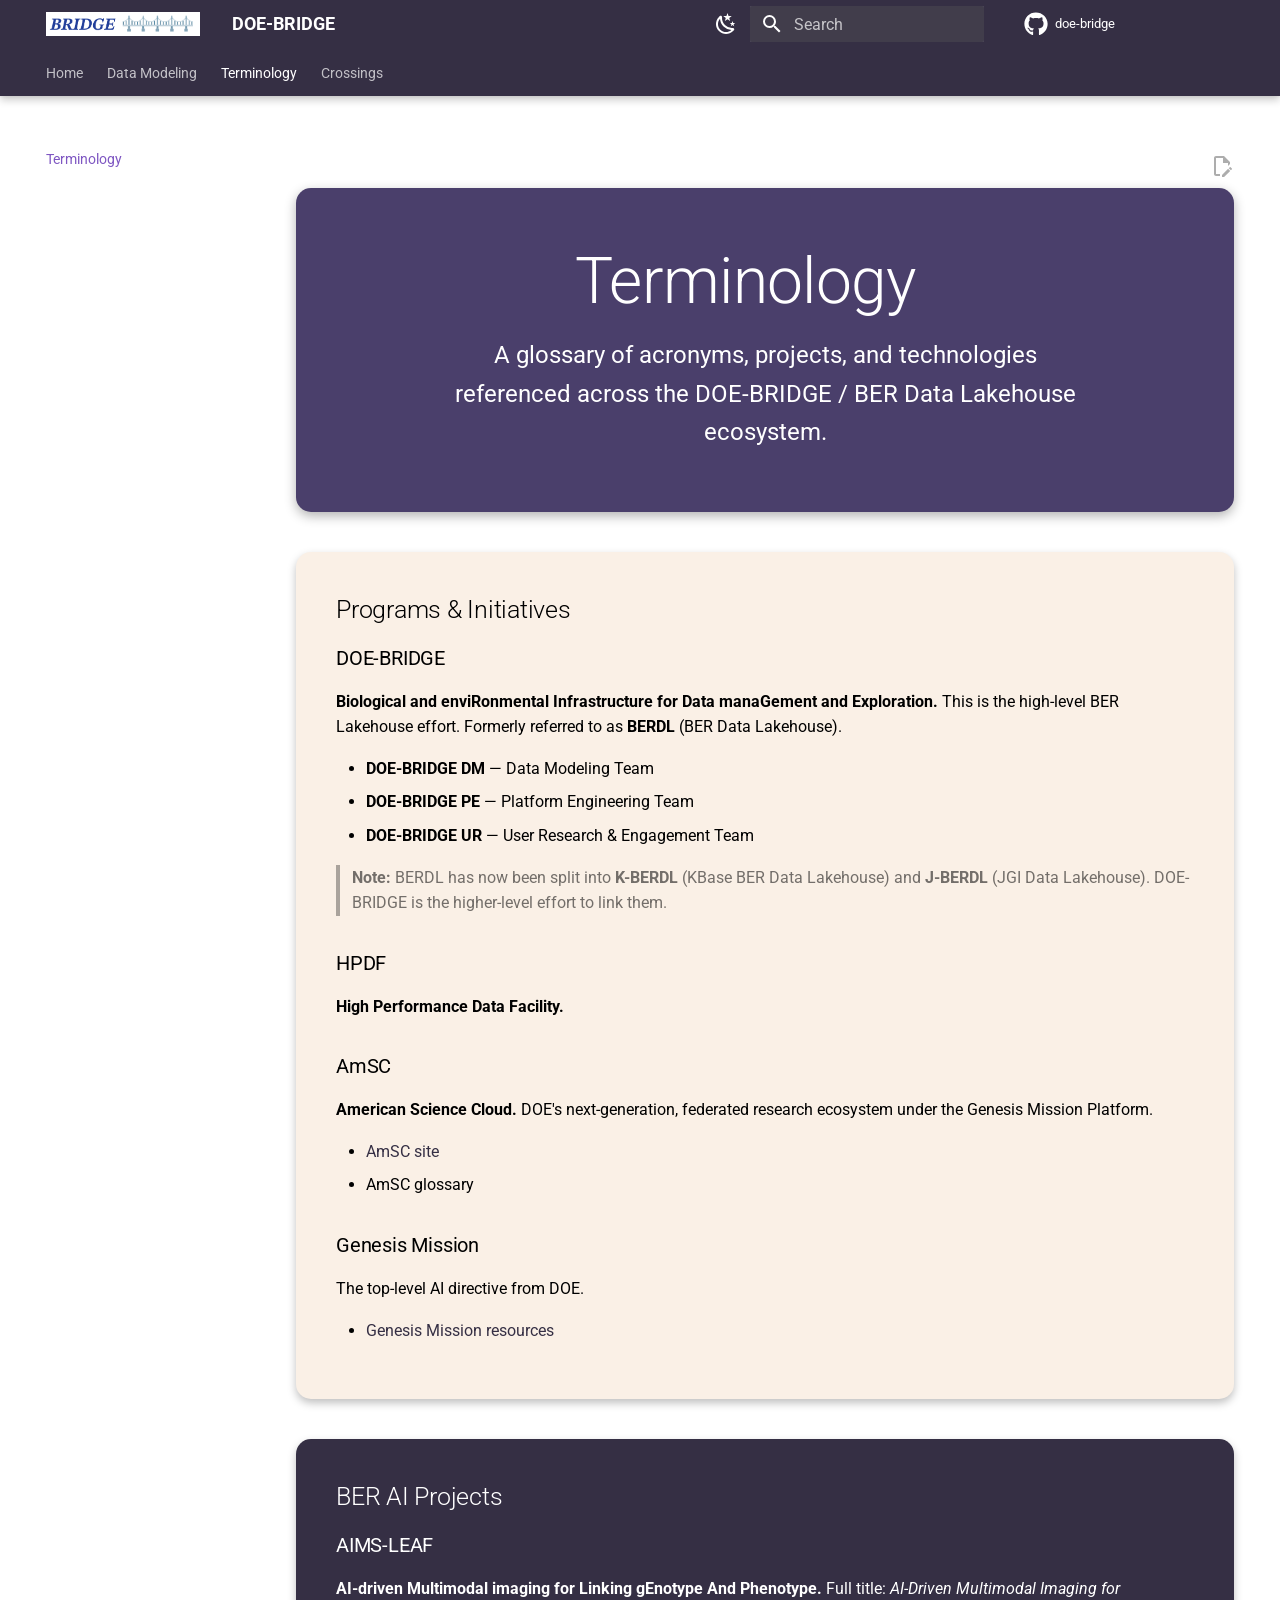
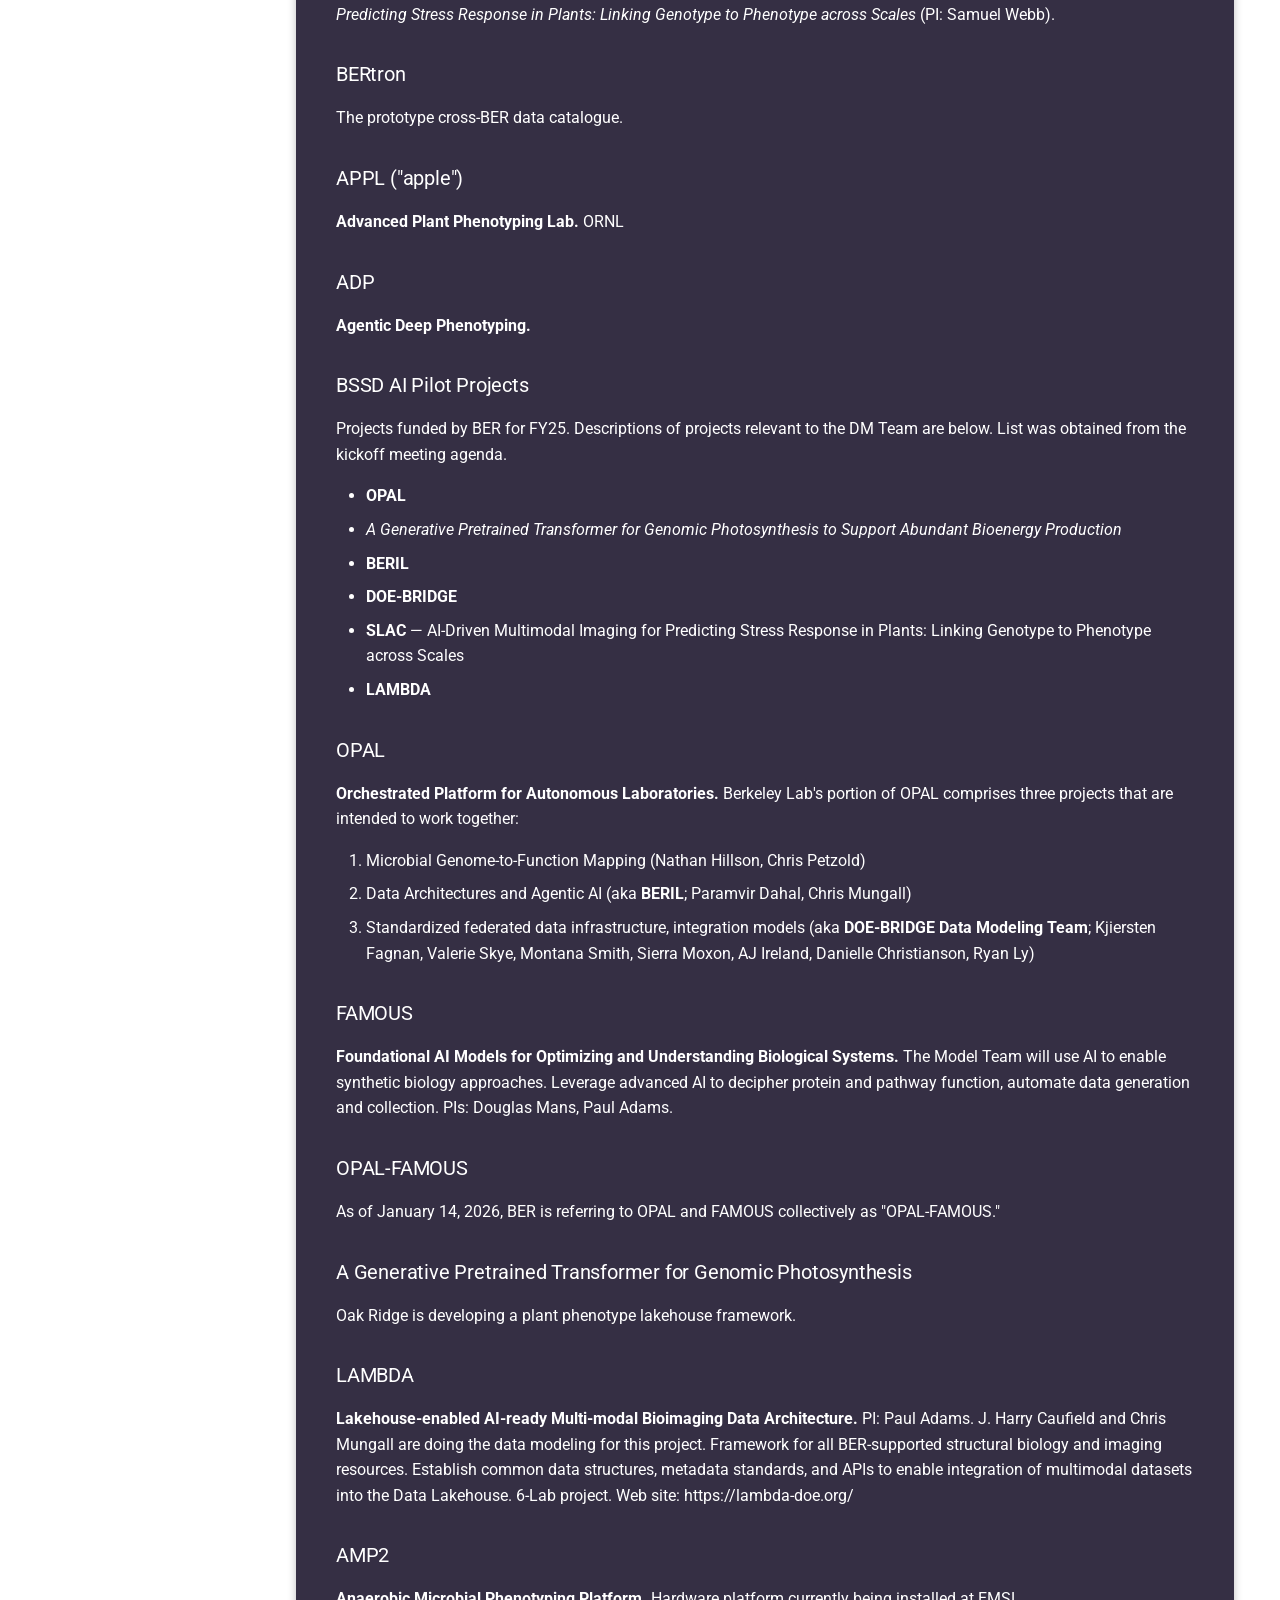
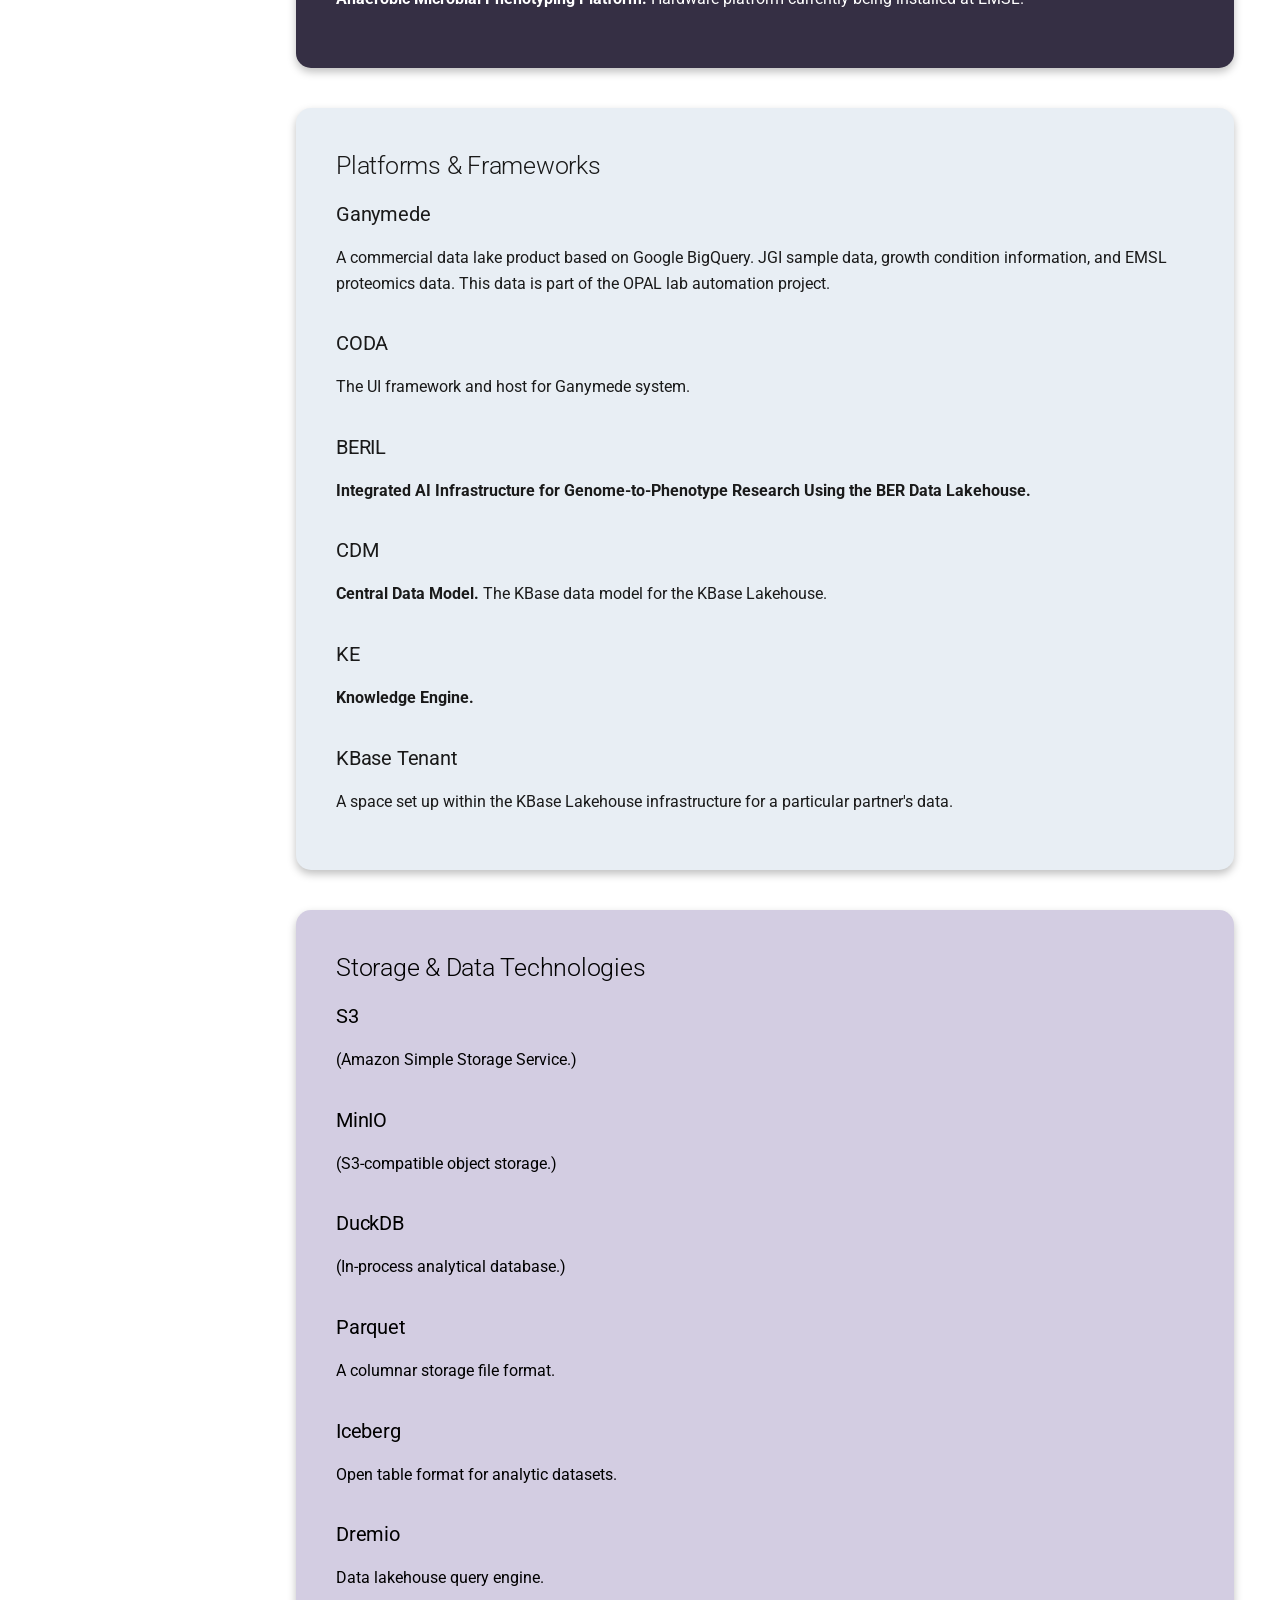
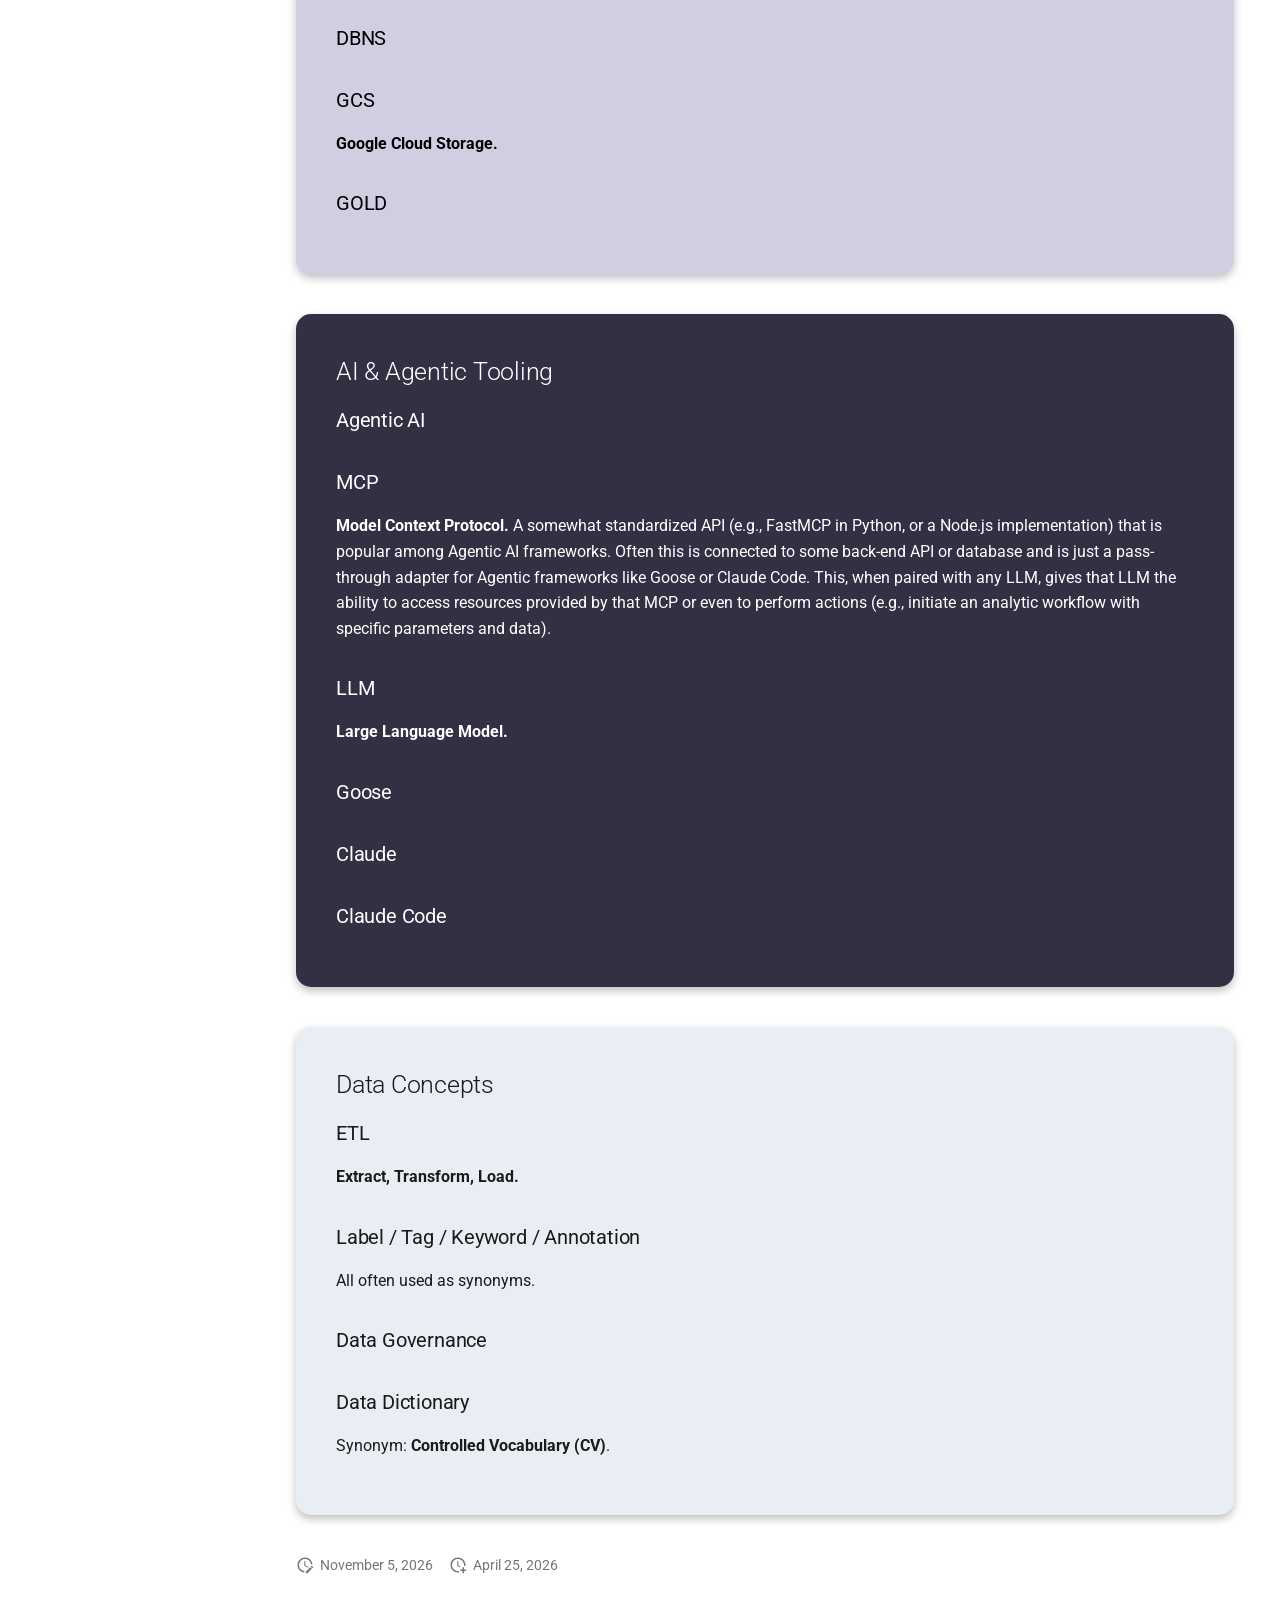
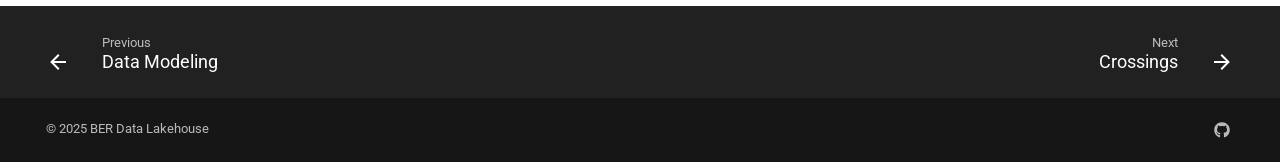
<file: terminology/index.html>
<!doctype html><html lang=en class=no-js> <head><meta charset=utf-8><meta name=viewport content="width=device-width,initial-scale=1"><meta name=description content="Landing page for the BER Data GitHub organization"><link href=https://doe-bridge.github.io/terminology/ rel=canonical><link href=../schemas/ rel=prev><link href=../blog/ rel=next><link rel=alternate type=application/rss+xml title="RSS feed" href=../feed_rss_created.xml><link rel=alternate type=application/rss+xml title="RSS feed of updated content" href=../feed_rss_updated.xml><link rel=icon href=../assets/favicon.png><meta name=generator content="mkdocs-1.6.1, mkdocs-material-9.7.6"><title>Terminology - DOE-BRIDGE</title><link rel=stylesheet href=../assets/stylesheets/main.484c7ddc.min.css><link rel=stylesheet href=../assets/stylesheets/palette.ab4e12ef.min.css><link rel=preconnect href=https://fonts.gstatic.com crossorigin><link rel=stylesheet href="https://fonts.googleapis.com/css?family=Roboto:300,300i,400,400i,700,700i%7CRoboto+Mono:400,400i,700,700i&display=fallback"><style>:root{--md-text-font:"Roboto";--md-code-font:"Roboto Mono"}</style><link rel=stylesheet href=../stylesheets/extra.css><script>__md_scope=new URL("..",location),__md_hash=e=>[...e].reduce(((e,_)=>(e<<5)-e+_.charCodeAt(0)),0),__md_get=(e,_=localStorage,t=__md_scope)=>JSON.parse(_.getItem(t.pathname+"."+e)),__md_set=(e,_,t=localStorage,a=__md_scope)=>{try{t.setItem(a.pathname+"."+e,JSON.stringify(_))}catch(e){}}</script></head> <body dir=ltr data-md-color-scheme=default data-md-color-primary=deep-purple data-md-color-accent=deep-purple> <input class=md-toggle data-md-toggle=drawer type=checkbox id=__drawer autocomplete=off> <input class=md-toggle data-md-toggle=search type=checkbox id=__search autocomplete=off> <label class=md-overlay for=__drawer></label> <div data-md-component=skip> <a href=#terminology class=md-skip> Skip to content </a> </div> <div data-md-component=announce> </div> <header class="md-header md-header--shadow md-header--lifted" data-md-component=header> <nav class="md-header__inner md-grid" aria-label=Header> <a href=.. title=DOE-BRIDGE class="md-header__button md-logo" aria-label=DOE-BRIDGE data-md-component=logo> <img src=../assets/images/bridge-logo.png alt=logo> </a> <label class="md-header__button md-icon" for=__drawer> <svg xmlns=http://www.w3.org/2000/svg viewbox="0 0 24 24"><path d="M3 6h18v2H3zm0 5h18v2H3zm0 5h18v2H3z"/></svg> </label> <div class=md-header__title data-md-component=header-title> <div class=md-header__ellipsis> <div class=md-header__topic> <span class=md-ellipsis> DOE-BRIDGE </span> </div> <div class=md-header__topic data-md-component=header-topic> <span class=md-ellipsis> Terminology </span> </div> </div> </div> <form class=md-header__option data-md-component=palette> <input class=md-option data-md-color-media="(prefers-color-scheme: light)" data-md-color-scheme=default data-md-color-primary=deep-purple data-md-color-accent=deep-purple aria-label="Switch to dark mode" type=radio name=__palette id=__palette_0> <label class="md-header__button md-icon" title="Switch to dark mode" for=__palette_1 hidden> <svg xmlns=http://www.w3.org/2000/svg viewbox="0 0 24 24"><path d="m17.75 4.09-2.53 1.94.91 3.06-2.63-1.81-2.63 1.81.91-3.06-2.53-1.94L12.44 4l1.06-3 1.06 3zm3.5 6.91-1.64 1.25.59 1.98-1.7-1.17-1.7 1.17.59-1.98L15.75 11l2.06-.05L18.5 9l.69 1.95zm-2.28 4.95c.83-.08 1.72 1.1 1.19 1.85-.32.45-.66.87-1.08 1.27C15.17 23 8.84 23 4.94 19.07c-3.91-3.9-3.91-10.24 0-14.14.4-.4.82-.76 1.27-1.08.75-.53 1.93.36 1.85 1.19-.27 2.86.69 5.83 2.89 8.02a9.96 9.96 0 0 0 8.02 2.89m-1.64 2.02a12.08 12.08 0 0 1-7.8-3.47c-2.17-2.19-3.33-5-3.49-7.82-2.81 3.14-2.7 7.96.31 10.98 3.02 3.01 7.84 3.12 10.98.31"/></svg> </label> <input class=md-option data-md-color-media="(prefers-color-scheme: dark)" data-md-color-scheme=slate data-md-color-primary=deep-purple data-md-color-accent=deep-purple aria-label="Switch to light mode" type=radio name=__palette id=__palette_1> <label class="md-header__button md-icon" title="Switch to light mode" for=__palette_0 hidden> <svg xmlns=http://www.w3.org/2000/svg viewbox="0 0 24 24"><path d="M12 7a5 5 0 0 1 5 5 5 5 0 0 1-5 5 5 5 0 0 1-5-5 5 5 0 0 1 5-5m0 2a3 3 0 0 0-3 3 3 3 0 0 0 3 3 3 3 0 0 0 3-3 3 3 0 0 0-3-3m0-7 2.39 3.42C13.65 5.15 12.84 5 12 5s-1.65.15-2.39.42zM3.34 7l4.16-.35A7.2 7.2 0 0 0 5.94 8.5c-.44.74-.69 1.5-.83 2.29zm.02 10 1.76-3.77a7.131 7.131 0 0 0 2.38 4.14zM20.65 7l-1.77 3.79a7.02 7.02 0 0 0-2.38-4.15zm-.01 10-4.14.36c.59-.51 1.12-1.14 1.54-1.86.42-.73.69-1.5.83-2.29zM12 22l-2.41-3.44c.74.27 1.55.44 2.41.44.82 0 1.63-.17 2.37-.44z"/></svg> </label> </form> <script>var palette=__md_get("__palette");if(palette&&palette.color){if("(prefers-color-scheme)"===palette.color.media){var media=matchMedia("(prefers-color-scheme: light)"),input=document.querySelector(media.matches?"[data-md-color-media='(prefers-color-scheme: light)']":"[data-md-color-media='(prefers-color-scheme: dark)']");palette.color.media=input.getAttribute("data-md-color-media"),palette.color.scheme=input.getAttribute("data-md-color-scheme"),palette.color.primary=input.getAttribute("data-md-color-primary"),palette.color.accent=input.getAttribute("data-md-color-accent")}for(var[key,value]of Object.entries(palette.color))document.body.setAttribute("data-md-color-"+key,value)}</script> <label class="md-header__button md-icon" for=__search> <svg xmlns=http://www.w3.org/2000/svg viewbox="0 0 24 24"><path d="M9.5 3A6.5 6.5 0 0 1 16 9.5c0 1.61-.59 3.09-1.56 4.23l.27.27h.79l5 5-1.5 1.5-5-5v-.79l-.27-.27A6.52 6.52 0 0 1 9.5 16 6.5 6.5 0 0 1 3 9.5 6.5 6.5 0 0 1 9.5 3m0 2C7 5 5 7 5 9.5S7 14 9.5 14 14 12 14 9.5 12 5 9.5 5"/></svg> </label> <div class=md-search data-md-component=search role=dialog> <label class=md-search__overlay for=__search></label> <div class=md-search__inner role=search> <form class=md-search__form name=search> <input type=text class=md-search__input name=query aria-label=Search placeholder=Search autocapitalize=off autocorrect=off autocomplete=off spellcheck=false data-md-component=search-query required> <label class="md-search__icon md-icon" for=__search> <svg xmlns=http://www.w3.org/2000/svg viewbox="0 0 24 24"><path d="M9.5 3A6.5 6.5 0 0 1 16 9.5c0 1.61-.59 3.09-1.56 4.23l.27.27h.79l5 5-1.5 1.5-5-5v-.79l-.27-.27A6.52 6.52 0 0 1 9.5 16 6.5 6.5 0 0 1 3 9.5 6.5 6.5 0 0 1 9.5 3m0 2C7 5 5 7 5 9.5S7 14 9.5 14 14 12 14 9.5 12 5 9.5 5"/></svg> <svg xmlns=http://www.w3.org/2000/svg viewbox="0 0 24 24"><path d="M20 11v2H8l5.5 5.5-1.42 1.42L4.16 12l7.92-7.92L13.5 5.5 8 11z"/></svg> </label> <nav class=md-search__options aria-label=Search> <button type=reset class="md-search__icon md-icon" title=Clear aria-label=Clear tabindex=-1> <svg xmlns=http://www.w3.org/2000/svg viewbox="0 0 24 24"><path d="M19 6.41 17.59 5 12 10.59 6.41 5 5 6.41 10.59 12 5 17.59 6.41 19 12 13.41 17.59 19 19 17.59 13.41 12z"/></svg> </button> </nav> <div class=md-search__suggest data-md-component=search-suggest></div> </form> <div class=md-search__output> <div class=md-search__scrollwrap tabindex=0 data-md-scrollfix> <div class=md-search-result data-md-component=search-result> <div class=md-search-result__meta> Initializing search </div> <ol class=md-search-result__list role=presentation></ol> </div> </div> </div> </div> </div> <div class=md-header__source> <a href=https://github.com/doe-bridge title="Go to repository" class=md-source data-md-component=source> <div class="md-source__icon md-icon"> <svg xmlns=http://www.w3.org/2000/svg viewbox="0 0 512 512"><!-- Font Awesome Free 7.1.0 by @fontawesome - https://fontawesome.com License - https://fontawesome.com/license/free (Icons: CC BY 4.0, Fonts: SIL OFL 1.1, Code: MIT License) Copyright 2025 Fonticons, Inc.--><path d="M173.9 397.4c0 2-2.3 3.6-5.2 3.6-3.3.3-5.6-1.3-5.6-3.6 0-2 2.3-3.6 5.2-3.6 3-.3 5.6 1.3 5.6 3.6m-31.1-4.5c-.7 2 1.3 4.3 4.3 4.9 2.6 1 5.6 0 6.2-2s-1.3-4.3-4.3-5.2c-2.6-.7-5.5.3-6.2 2.3m44.2-1.7c-2.9.7-4.9 2.6-4.6 4.9.3 2 2.9 3.3 5.9 2.6 2.9-.7 4.9-2.6 4.6-4.6-.3-1.9-3-3.2-5.9-2.9M252.8 8C114.1 8 8 113.3 8 252c0 110.9 69.8 205.8 169.5 239.2 12.8 2.3 17.3-5.6 17.3-12.1 0-6.2-.3-40.4-.3-61.4 0 0-70 15-84.7-29.8 0 0-11.4-29.1-27.8-36.6 0 0-22.9-15.7 1.6-15.4 0 0 24.9 2 38.6 25.8 21.9 38.6 58.6 27.5 72.9 20.9 2.3-16 8.8-27.1 16-33.7-55.9-6.2-112.3-14.3-112.3-110.5 0-27.5 7.6-41.3 23.6-58.9-2.6-6.5-11.1-33.3 2.6-67.9 20.9-6.5 69 27 69 27 20-5.6 41.5-8.5 62.8-8.5s42.8 2.9 62.8 8.5c0 0 48.1-33.6 69-27 13.7 34.7 5.2 61.4 2.6 67.9 16 17.7 25.8 31.5 25.8 58.9 0 96.5-58.9 104.2-114.8 110.5 9.2 7.9 17 22.9 17 46.4 0 33.7-.3 75.4-.3 83.6 0 6.5 4.6 14.4 17.3 12.1C436.2 457.8 504 362.9 504 252 504 113.3 391.5 8 252.8 8M105.2 352.9c-1.3 1-1 3.3.7 5.2 1.6 1.6 3.9 2.3 5.2 1 1.3-1 1-3.3-.7-5.2-1.6-1.6-3.9-2.3-5.2-1m-10.8-8.1c-.7 1.3.3 2.9 2.3 3.9 1.6 1 3.6.7 4.3-.7.7-1.3-.3-2.9-2.3-3.9-2-.6-3.6-.3-4.3.7m32.4 35.6c-1.6 1.3-1 4.3 1.3 6.2 2.3 2.3 5.2 2.6 6.5 1 1.3-1.3.7-4.3-1.3-6.2-2.2-2.3-5.2-2.6-6.5-1m-11.4-14.7c-1.6 1-1.6 3.6 0 5.9s4.3 3.3 5.6 2.3c1.6-1.3 1.6-3.9 0-6.2-1.4-2.3-4-3.3-5.6-2"/></svg> </div> <div class=md-source__repository> doe-bridge </div> </a> </div> </nav> <nav class=md-tabs aria-label=Tabs data-md-component=tabs> <div class=md-grid> <ul class=md-tabs__list> <li class=md-tabs__item> <a href=.. class=md-tabs__link> Home </a> </li> <li class=md-tabs__item> <a href=../schemas/ class=md-tabs__link> Data Modeling </a> </li> <li class="md-tabs__item md-tabs__item--active"> <a href=./ class=md-tabs__link> Terminology </a> </li> <li class=md-tabs__item> <a href=../blog/ class=md-tabs__link> Crossings </a> </li> </ul> </div> </nav> </header> <div class=md-container data-md-component=container> <main class=md-main data-md-component=main> <div class="md-main__inner md-grid"> <div class="md-sidebar md-sidebar--primary" data-md-component=sidebar data-md-type=navigation> <div class=md-sidebar__scrollwrap> <div class=md-sidebar__inner> <nav class="md-nav md-nav--primary md-nav--lifted" aria-label=Navigation data-md-level=0> <label class=md-nav__title for=__drawer> <a href=.. title=DOE-BRIDGE class="md-nav__button md-logo" aria-label=DOE-BRIDGE data-md-component=logo> <img src=../assets/images/bridge-logo.png alt=logo> </a> DOE-BRIDGE </label> <div class=md-nav__source> <a href=https://github.com/doe-bridge title="Go to repository" class=md-source data-md-component=source> <div class="md-source__icon md-icon"> <svg xmlns=http://www.w3.org/2000/svg viewbox="0 0 512 512"><!-- Font Awesome Free 7.1.0 by @fontawesome - https://fontawesome.com License - https://fontawesome.com/license/free (Icons: CC BY 4.0, Fonts: SIL OFL 1.1, Code: MIT License) Copyright 2025 Fonticons, Inc.--><path d="M173.9 397.4c0 2-2.3 3.6-5.2 3.6-3.3.3-5.6-1.3-5.6-3.6 0-2 2.3-3.6 5.2-3.6 3-.3 5.6 1.3 5.6 3.6m-31.1-4.5c-.7 2 1.3 4.3 4.3 4.9 2.6 1 5.6 0 6.2-2s-1.3-4.3-4.3-5.2c-2.6-.7-5.5.3-6.2 2.3m44.2-1.7c-2.9.7-4.9 2.6-4.6 4.9.3 2 2.9 3.3 5.9 2.6 2.9-.7 4.9-2.6 4.6-4.6-.3-1.9-3-3.2-5.9-2.9M252.8 8C114.1 8 8 113.3 8 252c0 110.9 69.8 205.8 169.5 239.2 12.8 2.3 17.3-5.6 17.3-12.1 0-6.2-.3-40.4-.3-61.4 0 0-70 15-84.7-29.8 0 0-11.4-29.1-27.8-36.6 0 0-22.9-15.7 1.6-15.4 0 0 24.9 2 38.6 25.8 21.9 38.6 58.6 27.5 72.9 20.9 2.3-16 8.8-27.1 16-33.7-55.9-6.2-112.3-14.3-112.3-110.5 0-27.5 7.6-41.3 23.6-58.9-2.6-6.5-11.1-33.3 2.6-67.9 20.9-6.5 69 27 69 27 20-5.6 41.5-8.5 62.8-8.5s42.8 2.9 62.8 8.5c0 0 48.1-33.6 69-27 13.7 34.7 5.2 61.4 2.6 67.9 16 17.7 25.8 31.5 25.8 58.9 0 96.5-58.9 104.2-114.8 110.5 9.2 7.9 17 22.9 17 46.4 0 33.7-.3 75.4-.3 83.6 0 6.5 4.6 14.4 17.3 12.1C436.2 457.8 504 362.9 504 252 504 113.3 391.5 8 252.8 8M105.2 352.9c-1.3 1-1 3.3.7 5.2 1.6 1.6 3.9 2.3 5.2 1 1.3-1 1-3.3-.7-5.2-1.6-1.6-3.9-2.3-5.2-1m-10.8-8.1c-.7 1.3.3 2.9 2.3 3.9 1.6 1 3.6.7 4.3-.7.7-1.3-.3-2.9-2.3-3.9-2-.6-3.6-.3-4.3.7m32.4 35.6c-1.6 1.3-1 4.3 1.3 6.2 2.3 2.3 5.2 2.6 6.5 1 1.3-1.3.7-4.3-1.3-6.2-2.2-2.3-5.2-2.6-6.5-1m-11.4-14.7c-1.6 1-1.6 3.6 0 5.9s4.3 3.3 5.6 2.3c1.6-1.3 1.6-3.9 0-6.2-1.4-2.3-4-3.3-5.6-2"/></svg> </div> <div class=md-source__repository> doe-bridge </div> </a> </div> <ul class=md-nav__list data-md-scrollfix> <li class=md-nav__item> <a href=.. class=md-nav__link> <span class=md-ellipsis> Home </span> </a> </li> <li class=md-nav__item> <a href=../schemas/ class=md-nav__link> <span class=md-ellipsis> Data Modeling </span> </a> </li> <li class="md-nav__item md-nav__item--active"> <input class="md-nav__toggle md-toggle" type=checkbox id=__toc> <label class="md-nav__link md-nav__link--active" for=__toc> <span class=md-ellipsis> Terminology </span> <span class="md-nav__icon md-icon"></span> </label> <a href=./ class="md-nav__link md-nav__link--active"> <span class=md-ellipsis> Terminology </span> </a> <nav class="md-nav md-nav--secondary" aria-label="Table of contents"> <label class=md-nav__title for=__toc> <span class="md-nav__icon md-icon"></span> Table of contents </label> <ul class=md-nav__list data-md-component=toc data-md-scrollfix> <li class=md-nav__item> <a href=#programs-initiatives class=md-nav__link> <span class=md-ellipsis> Programs &amp; Initiatives </span> </a> <nav class=md-nav aria-label="Programs & Initiatives"> <ul class=md-nav__list> <li class=md-nav__item> <a href=#doe-bridge class=md-nav__link> <span class=md-ellipsis> DOE-BRIDGE </span> </a> </li> <li class=md-nav__item> <a href=#hpdf class=md-nav__link> <span class=md-ellipsis> HPDF </span> </a> </li> <li class=md-nav__item> <a href=#amsc class=md-nav__link> <span class=md-ellipsis> AmSC </span> </a> </li> <li class=md-nav__item> <a href=#genesis-mission class=md-nav__link> <span class=md-ellipsis> Genesis Mission </span> </a> </li> </ul> </nav> </li> <li class=md-nav__item> <a href=#ber-ai-projects class=md-nav__link> <span class=md-ellipsis> BER AI Projects </span> </a> <nav class=md-nav aria-label="BER AI Projects"> <ul class=md-nav__list> <li class=md-nav__item> <a href=#aims-leaf class=md-nav__link> <span class=md-ellipsis> AIMS-LEAF </span> </a> </li> <li class=md-nav__item> <a href=#bertron class=md-nav__link> <span class=md-ellipsis> BERtron </span> </a> </li> <li class=md-nav__item> <a href=#appl-apple class=md-nav__link> <span class=md-ellipsis> APPL ("apple") </span> </a> </li> <li class=md-nav__item> <a href=#adp class=md-nav__link> <span class=md-ellipsis> ADP </span> </a> </li> <li class=md-nav__item> <a href=#bssd-ai-pilot-projects class=md-nav__link> <span class=md-ellipsis> BSSD AI Pilot Projects </span> </a> </li> <li class=md-nav__item> <a href=#opal class=md-nav__link> <span class=md-ellipsis> OPAL </span> </a> </li> <li class=md-nav__item> <a href=#famous class=md-nav__link> <span class=md-ellipsis> FAMOUS </span> </a> </li> <li class=md-nav__item> <a href=#opal-famous class=md-nav__link> <span class=md-ellipsis> OPAL-FAMOUS </span> </a> </li> <li class=md-nav__item> <a href=#a-generative-pretrained-transformer-for-genomic-photosynthesis class=md-nav__link> <span class=md-ellipsis> A Generative Pretrained Transformer for Genomic Photosynthesis </span> </a> </li> <li class=md-nav__item> <a href=#lambda class=md-nav__link> <span class=md-ellipsis> LAMBDA </span> </a> </li> <li class=md-nav__item> <a href=#amp2 class=md-nav__link> <span class=md-ellipsis> AMP2 </span> </a> </li> </ul> </nav> </li> <li class=md-nav__item> <a href=#platforms-frameworks class=md-nav__link> <span class=md-ellipsis> Platforms &amp; Frameworks </span> </a> <nav class=md-nav aria-label="Platforms & Frameworks"> <ul class=md-nav__list> <li class=md-nav__item> <a href=#ganymede class=md-nav__link> <span class=md-ellipsis> Ganymede </span> </a> </li> <li class=md-nav__item> <a href=#coda class=md-nav__link> <span class=md-ellipsis> CODA </span> </a> </li> <li class=md-nav__item> <a href=#beril class=md-nav__link> <span class=md-ellipsis> BERIL </span> </a> </li> <li class=md-nav__item> <a href=#cdm class=md-nav__link> <span class=md-ellipsis> CDM </span> </a> </li> <li class=md-nav__item> <a href=#ke class=md-nav__link> <span class=md-ellipsis> KE </span> </a> </li> <li class=md-nav__item> <a href=#kbase-tenant class=md-nav__link> <span class=md-ellipsis> KBase Tenant </span> </a> </li> </ul> </nav> </li> <li class=md-nav__item> <a href=#storage-data-technologies class=md-nav__link> <span class=md-ellipsis> Storage &amp; Data Technologies </span> </a> <nav class=md-nav aria-label="Storage & Data Technologies"> <ul class=md-nav__list> <li class=md-nav__item> <a href=#s3 class=md-nav__link> <span class=md-ellipsis> S3 </span> </a> </li> <li class=md-nav__item> <a href=#minio class=md-nav__link> <span class=md-ellipsis> MinIO </span> </a> </li> <li class=md-nav__item> <a href=#duckdb class=md-nav__link> <span class=md-ellipsis> DuckDB </span> </a> </li> <li class=md-nav__item> <a href=#parquet class=md-nav__link> <span class=md-ellipsis> Parquet </span> </a> </li> <li class=md-nav__item> <a href=#iceberg class=md-nav__link> <span class=md-ellipsis> Iceberg </span> </a> </li> <li class=md-nav__item> <a href=#dremio class=md-nav__link> <span class=md-ellipsis> Dremio </span> </a> </li> <li class=md-nav__item> <a href=#dbns class=md-nav__link> <span class=md-ellipsis> DBNS </span> </a> </li> <li class=md-nav__item> <a href=#gcs class=md-nav__link> <span class=md-ellipsis> GCS </span> </a> </li> <li class=md-nav__item> <a href=#gold class=md-nav__link> <span class=md-ellipsis> GOLD </span> </a> </li> </ul> </nav> </li> <li class=md-nav__item> <a href=#ai-agentic-tooling class=md-nav__link> <span class=md-ellipsis> AI &amp; Agentic Tooling </span> </a> <nav class=md-nav aria-label="AI & Agentic Tooling"> <ul class=md-nav__list> <li class=md-nav__item> <a href=#agentic-ai class=md-nav__link> <span class=md-ellipsis> Agentic AI </span> </a> </li> <li class=md-nav__item> <a href=#mcp class=md-nav__link> <span class=md-ellipsis> MCP </span> </a> </li> <li class=md-nav__item> <a href=#llm class=md-nav__link> <span class=md-ellipsis> LLM </span> </a> </li> <li class=md-nav__item> <a href=#goose class=md-nav__link> <span class=md-ellipsis> Goose </span> </a> </li> <li class=md-nav__item> <a href=#claude class=md-nav__link> <span class=md-ellipsis> Claude </span> </a> </li> <li class=md-nav__item> <a href=#claude-code class=md-nav__link> <span class=md-ellipsis> Claude Code </span> </a> </li> </ul> </nav> </li> <li class=md-nav__item> <a href=#data-concepts class=md-nav__link> <span class=md-ellipsis> Data Concepts </span> </a> <nav class=md-nav aria-label="Data Concepts"> <ul class=md-nav__list> <li class=md-nav__item> <a href=#etl class=md-nav__link> <span class=md-ellipsis> ETL </span> </a> </li> <li class=md-nav__item> <a href=#label-tag-keyword-annotation class=md-nav__link> <span class=md-ellipsis> Label / Tag / Keyword / Annotation </span> </a> </li> <li class=md-nav__item> <a href=#data-governance class=md-nav__link> <span class=md-ellipsis> Data Governance </span> </a> </li> <li class=md-nav__item> <a href=#data-dictionary class=md-nav__link> <span class=md-ellipsis> Data Dictionary </span> </a> </li> </ul> </nav> </li> </ul> </nav> </li> <li class="md-nav__item md-nav__item--nested"> <input class="md-nav__toggle md-toggle " type=checkbox id=__nav_4> <label class=md-nav__link for=__nav_4 id=__nav_4_label tabindex=0> <span class=md-ellipsis> Crossings </span> <span class="md-nav__icon md-icon"></span> </label> <nav class=md-nav data-md-level=1 aria-labelledby=__nav_4_label aria-expanded=false> <label class=md-nav__title for=__nav_4> <span class="md-nav__icon md-icon"></span> Crossings </label> <ul class=md-nav__list data-md-scrollfix> <li class=md-nav__item> <a href=../blog/ class=md-nav__link> <span class=md-ellipsis> Crossings </span> </a> </li> <li class="md-nav__item md-nav__item--nested"> <input class="md-nav__toggle md-toggle " type=checkbox id=__nav_4_2> <label class=md-nav__link for=__nav_4_2 id=__nav_4_2_label tabindex=0> <span class=md-ellipsis> Archive </span> <span class="md-nav__icon md-icon"></span> </label> <nav class=md-nav data-md-level=2 aria-labelledby=__nav_4_2_label aria-expanded=false> <label class=md-nav__title for=__nav_4_2> <span class="md-nav__icon md-icon"></span> Archive </label> <ul class=md-nav__list data-md-scrollfix> <li class=md-nav__item> <a href=../blog/archive/2026/ class=md-nav__link> <span class=md-ellipsis> 2026 </span> </a> </li> </ul> </nav> </li> <li class="md-nav__item md-nav__item--nested"> <input class="md-nav__toggle md-toggle " type=checkbox id=__nav_4_3> <label class=md-nav__link for=__nav_4_3 id=__nav_4_3_label tabindex=0> <span class=md-ellipsis> Categories </span> <span class="md-nav__icon md-icon"></span> </label> <nav class=md-nav data-md-level=2 aria-labelledby=__nav_4_3_label aria-expanded=false> <label class=md-nav__title for=__nav_4_3> <span class="md-nav__icon md-icon"></span> Categories </label> <ul class=md-nav__list data-md-scrollfix> <li class=md-nav__item> <a href=../blog/category/announcements/ class=md-nav__link> <span class=md-ellipsis> Announcements </span> </a> </li> <li class=md-nav__item> <a href=../blog/category/data-modeling/ class=md-nav__link> <span class=md-ellipsis> Data Modeling </span> </a> </li> </ul> </nav> </li> </ul> </nav> </li> </ul> </nav> </div> </div> </div> <div class="md-sidebar md-sidebar--secondary" data-md-component=sidebar data-md-type=toc hidden> <div class=md-sidebar__scrollwrap> <div class=md-sidebar__inner> <nav class="md-nav md-nav--secondary" aria-label="Table of contents"> <label class=md-nav__title for=__toc> <span class="md-nav__icon md-icon"></span> Table of contents </label> <ul class=md-nav__list data-md-component=toc data-md-scrollfix> <li class=md-nav__item> <a href=#programs-initiatives class=md-nav__link> <span class=md-ellipsis> Programs &amp; Initiatives </span> </a> <nav class=md-nav aria-label="Programs & Initiatives"> <ul class=md-nav__list> <li class=md-nav__item> <a href=#doe-bridge class=md-nav__link> <span class=md-ellipsis> DOE-BRIDGE </span> </a> </li> <li class=md-nav__item> <a href=#hpdf class=md-nav__link> <span class=md-ellipsis> HPDF </span> </a> </li> <li class=md-nav__item> <a href=#amsc class=md-nav__link> <span class=md-ellipsis> AmSC </span> </a> </li> <li class=md-nav__item> <a href=#genesis-mission class=md-nav__link> <span class=md-ellipsis> Genesis Mission </span> </a> </li> </ul> </nav> </li> <li class=md-nav__item> <a href=#ber-ai-projects class=md-nav__link> <span class=md-ellipsis> BER AI Projects </span> </a> <nav class=md-nav aria-label="BER AI Projects"> <ul class=md-nav__list> <li class=md-nav__item> <a href=#aims-leaf class=md-nav__link> <span class=md-ellipsis> AIMS-LEAF </span> </a> </li> <li class=md-nav__item> <a href=#bertron class=md-nav__link> <span class=md-ellipsis> BERtron </span> </a> </li> <li class=md-nav__item> <a href=#appl-apple class=md-nav__link> <span class=md-ellipsis> APPL ("apple") </span> </a> </li> <li class=md-nav__item> <a href=#adp class=md-nav__link> <span class=md-ellipsis> ADP </span> </a> </li> <li class=md-nav__item> <a href=#bssd-ai-pilot-projects class=md-nav__link> <span class=md-ellipsis> BSSD AI Pilot Projects </span> </a> </li> <li class=md-nav__item> <a href=#opal class=md-nav__link> <span class=md-ellipsis> OPAL </span> </a> </li> <li class=md-nav__item> <a href=#famous class=md-nav__link> <span class=md-ellipsis> FAMOUS </span> </a> </li> <li class=md-nav__item> <a href=#opal-famous class=md-nav__link> <span class=md-ellipsis> OPAL-FAMOUS </span> </a> </li> <li class=md-nav__item> <a href=#a-generative-pretrained-transformer-for-genomic-photosynthesis class=md-nav__link> <span class=md-ellipsis> A Generative Pretrained Transformer for Genomic Photosynthesis </span> </a> </li> <li class=md-nav__item> <a href=#lambda class=md-nav__link> <span class=md-ellipsis> LAMBDA </span> </a> </li> <li class=md-nav__item> <a href=#amp2 class=md-nav__link> <span class=md-ellipsis> AMP2 </span> </a> </li> </ul> </nav> </li> <li class=md-nav__item> <a href=#platforms-frameworks class=md-nav__link> <span class=md-ellipsis> Platforms &amp; Frameworks </span> </a> <nav class=md-nav aria-label="Platforms & Frameworks"> <ul class=md-nav__list> <li class=md-nav__item> <a href=#ganymede class=md-nav__link> <span class=md-ellipsis> Ganymede </span> </a> </li> <li class=md-nav__item> <a href=#coda class=md-nav__link> <span class=md-ellipsis> CODA </span> </a> </li> <li class=md-nav__item> <a href=#beril class=md-nav__link> <span class=md-ellipsis> BERIL </span> </a> </li> <li class=md-nav__item> <a href=#cdm class=md-nav__link> <span class=md-ellipsis> CDM </span> </a> </li> <li class=md-nav__item> <a href=#ke class=md-nav__link> <span class=md-ellipsis> KE </span> </a> </li> <li class=md-nav__item> <a href=#kbase-tenant class=md-nav__link> <span class=md-ellipsis> KBase Tenant </span> </a> </li> </ul> </nav> </li> <li class=md-nav__item> <a href=#storage-data-technologies class=md-nav__link> <span class=md-ellipsis> Storage &amp; Data Technologies </span> </a> <nav class=md-nav aria-label="Storage & Data Technologies"> <ul class=md-nav__list> <li class=md-nav__item> <a href=#s3 class=md-nav__link> <span class=md-ellipsis> S3 </span> </a> </li> <li class=md-nav__item> <a href=#minio class=md-nav__link> <span class=md-ellipsis> MinIO </span> </a> </li> <li class=md-nav__item> <a href=#duckdb class=md-nav__link> <span class=md-ellipsis> DuckDB </span> </a> </li> <li class=md-nav__item> <a href=#parquet class=md-nav__link> <span class=md-ellipsis> Parquet </span> </a> </li> <li class=md-nav__item> <a href=#iceberg class=md-nav__link> <span class=md-ellipsis> Iceberg </span> </a> </li> <li class=md-nav__item> <a href=#dremio class=md-nav__link> <span class=md-ellipsis> Dremio </span> </a> </li> <li class=md-nav__item> <a href=#dbns class=md-nav__link> <span class=md-ellipsis> DBNS </span> </a> </li> <li class=md-nav__item> <a href=#gcs class=md-nav__link> <span class=md-ellipsis> GCS </span> </a> </li> <li class=md-nav__item> <a href=#gold class=md-nav__link> <span class=md-ellipsis> GOLD </span> </a> </li> </ul> </nav> </li> <li class=md-nav__item> <a href=#ai-agentic-tooling class=md-nav__link> <span class=md-ellipsis> AI &amp; Agentic Tooling </span> </a> <nav class=md-nav aria-label="AI & Agentic Tooling"> <ul class=md-nav__list> <li class=md-nav__item> <a href=#agentic-ai class=md-nav__link> <span class=md-ellipsis> Agentic AI </span> </a> </li> <li class=md-nav__item> <a href=#mcp class=md-nav__link> <span class=md-ellipsis> MCP </span> </a> </li> <li class=md-nav__item> <a href=#llm class=md-nav__link> <span class=md-ellipsis> LLM </span> </a> </li> <li class=md-nav__item> <a href=#goose class=md-nav__link> <span class=md-ellipsis> Goose </span> </a> </li> <li class=md-nav__item> <a href=#claude class=md-nav__link> <span class=md-ellipsis> Claude </span> </a> </li> <li class=md-nav__item> <a href=#claude-code class=md-nav__link> <span class=md-ellipsis> Claude Code </span> </a> </li> </ul> </nav> </li> <li class=md-nav__item> <a href=#data-concepts class=md-nav__link> <span class=md-ellipsis> Data Concepts </span> </a> <nav class=md-nav aria-label="Data Concepts"> <ul class=md-nav__list> <li class=md-nav__item> <a href=#etl class=md-nav__link> <span class=md-ellipsis> ETL </span> </a> </li> <li class=md-nav__item> <a href=#label-tag-keyword-annotation class=md-nav__link> <span class=md-ellipsis> Label / Tag / Keyword / Annotation </span> </a> </li> <li class=md-nav__item> <a href=#data-governance class=md-nav__link> <span class=md-ellipsis> Data Governance </span> </a> </li> <li class=md-nav__item> <a href=#data-dictionary class=md-nav__link> <span class=md-ellipsis> Data Dictionary </span> </a> </li> </ul> </nav> </li> </ul> </nav> </div> </div> </div> <div class=md-content data-md-component=content> <article class="md-content__inner md-typeset"> <a href=https://github.com/doe-bridge/edit/main/docs/terminology.md title="Edit this page" class="md-content__button md-icon" rel=edit> <svg xmlns=http://www.w3.org/2000/svg viewbox="0 0 24 24"><path d="M10 20H6V4h7v5h5v3.1l2-2V8l-6-6H6c-1.1 0-2 .9-2 2v16c0 1.1.9 2 2 2h4zm10.2-7c.1 0 .3.1.4.2l1.3 1.3c.2.2.2.6 0 .8l-1 1-2.1-2.1 1-1c.1-.1.2-.2.4-.2m0 3.9L14.1 23H12v-2.1l6.1-6.1z"/></svg> </a> <div class=hero> <h1 id=terminology>Terminology<a class=headerlink href=#terminology title="Permanent link">&para;</a></h1> <p class=hero-tagline> A glossary of acronyms, projects, and technologies referenced across the DOE-BRIDGE / BER Data Lakehouse ecosystem. </p> </div> <section class="section section--welcome"> <h2 id=programs-initiatives>Programs &amp; Initiatives<a class=headerlink href=#programs-initiatives title="Permanent link">&para;</a></h2> <h3 id=doe-bridge>DOE-BRIDGE<a class=headerlink href=#doe-bridge title="Permanent link">&para;</a></h3> <p><strong>Biological and enviRonmental Infrastructure for Data manaGement and Exploration.</strong> This is the high-level BER Lakehouse effort. Formerly referred to as <strong>BERDL</strong> (BER Data Lakehouse).</p> <ul> <li><strong>DOE-BRIDGE DM</strong> — Data Modeling Team</li> <li><strong>DOE-BRIDGE PE</strong> — Platform Engineering Team</li> <li><strong>DOE-BRIDGE UR</strong> — User Research &amp; Engagement Team</li> </ul> <blockquote> <p><strong>Note:</strong> BERDL has now been split into <strong>K-BERDL</strong> (KBase BER Data Lakehouse) and <strong>J-BERDL</strong> (JGI Data Lakehouse). DOE-BRIDGE is the higher-level effort to link them.</p> </blockquote> <h3 id=hpdf>HPDF<a class=headerlink href=#hpdf title="Permanent link">&para;</a></h3> <p><strong>High Performance Data Facility.</strong></p> <h3 id=amsc>AmSC<a class=headerlink href=#amsc title="Permanent link">&para;</a></h3> <p><strong>American Science Cloud.</strong> DOE's next-generation, federated research ecosystem under the Genesis Mission Platform.</p> <ul> <li><a href=https://amsc.energy.gov/ >AmSC site</a></li> <li>AmSC glossary</li> </ul> <h3 id=genesis-mission>Genesis Mission<a class=headerlink href=#genesis-mission title="Permanent link">&para;</a></h3> <p>The top-level AI directive from DOE.</p> <ul> <li><a href=https://drive.google.com/drive/folders/1cszfGF5FBom7uXnBrVoH4hyHTicsoR0l>Genesis Mission resources</a></li> </ul> </section> <section class="section section--infrastructure"> <h2 id=ber-ai-projects>BER AI Projects<a class=headerlink href=#ber-ai-projects title="Permanent link">&para;</a></h2> <h3 id=aims-leaf>AIMS-LEAF<a class=headerlink href=#aims-leaf title="Permanent link">&para;</a></h3> <p><strong>AI-driven Multimodal imaging for Linking gEnotype And Phenotype.</strong> Full title: <em>AI-Driven Multimodal Imaging for Predicting Stress Response in Plants: Linking Genotype to Phenotype across Scales</em> (PI: Samuel Webb).</p> <h3 id=bertron>BERtron<a class=headerlink href=#bertron title="Permanent link">&para;</a></h3> <p>The prototype cross-BER data catalogue. </p> <h3 id=appl-apple>APPL ("apple")<a class=headerlink href=#appl-apple title="Permanent link">&para;</a></h3> <p><strong>Advanced Plant Phenotyping Lab.</strong> ORNL</p> <h3 id=adp>ADP<a class=headerlink href=#adp title="Permanent link">&para;</a></h3> <p><strong>Agentic Deep Phenotyping.</strong> </p> <h3 id=bssd-ai-pilot-projects>BSSD AI Pilot Projects<a class=headerlink href=#bssd-ai-pilot-projects title="Permanent link">&para;</a></h3> <p>Projects funded by BER for FY25. Descriptions of projects relevant to the DM Team are below. List was obtained from the kickoff meeting agenda.</p> <ul> <li><strong>OPAL</strong></li> <li><em>A Generative Pretrained Transformer for Genomic Photosynthesis to Support Abundant Bioenergy Production</em></li> <li><strong>BERIL</strong></li> <li><strong>DOE-BRIDGE</strong></li> <li><strong>SLAC</strong> — AI-Driven Multimodal Imaging for Predicting Stress Response in Plants: Linking Genotype to Phenotype across Scales</li> <li><strong>LAMBDA</strong></li> </ul> <h3 id=opal>OPAL<a class=headerlink href=#opal title="Permanent link">&para;</a></h3> <p><strong>Orchestrated Platform for Autonomous Laboratories.</strong> Berkeley Lab's portion of OPAL comprises three projects that are intended to work together:</p> <ol> <li>Microbial Genome-to-Function Mapping (Nathan Hillson, Chris Petzold)</li> <li>Data Architectures and Agentic AI (aka <strong>BERIL</strong>; Paramvir Dahal, Chris Mungall)</li> <li>Standardized federated data infrastructure, integration models (aka <strong>DOE-BRIDGE Data Modeling Team</strong>; Kjiersten Fagnan, Valerie Skye, Montana Smith, Sierra Moxon, AJ Ireland, Danielle Christianson, Ryan Ly)</li> </ol> <h3 id=famous>FAMOUS<a class=headerlink href=#famous title="Permanent link">&para;</a></h3> <p><strong>Foundational AI Models for Optimizing and Understanding Biological Systems.</strong> The Model Team will use AI to enable synthetic biology approaches. Leverage advanced AI to decipher protein and pathway function, automate data generation and collection. PIs: Douglas Mans, Paul Adams.</p> <h3 id=opal-famous>OPAL-FAMOUS<a class=headerlink href=#opal-famous title="Permanent link">&para;</a></h3> <p>As of January 14, 2026, BER is referring to OPAL and FAMOUS collectively as "OPAL-FAMOUS."</p> <h3 id=a-generative-pretrained-transformer-for-genomic-photosynthesis>A Generative Pretrained Transformer for Genomic Photosynthesis<a class=headerlink href=#a-generative-pretrained-transformer-for-genomic-photosynthesis title="Permanent link">&para;</a></h3> <p>Oak Ridge is developing a plant phenotype lakehouse framework.</p> <h3 id=lambda>LAMBDA<a class=headerlink href=#lambda title="Permanent link">&para;</a></h3> <p><strong>Lakehouse-enabled AI-ready Multi-modal Bioimaging Data Architecture.</strong> PI: Paul Adams. J. Harry Caufield and Chris Mungall are doing the data modeling for this project. Framework for all BER-supported structural biology and imaging resources. Establish common data structures, metadata standards, and APIs to enable integration of multimodal datasets into the Data Lakehouse. 6-Lab project. Web site: <a href=https://lambda-doe.org/ >https://lambda-doe.org/</a></p> <h3 id=amp2>AMP2<a class=headerlink href=#amp2 title="Permanent link">&para;</a></h3> <p><strong>Anaerobic Microbial Phenotyping Platform.</strong> Hardware platform currently being installed at EMSL. </p> </section> <section class="section section--modeling"> <h2 id=platforms-frameworks>Platforms &amp; Frameworks<a class=headerlink href=#platforms-frameworks title="Permanent link">&para;</a></h2> <h3 id=ganymede>Ganymede<a class=headerlink href=#ganymede title="Permanent link">&para;</a></h3> <p>A commercial data lake product based on Google BigQuery. JGI sample data, growth condition information, and EMSL proteomics data. This data is part of the OPAL lab automation project. </p> <h3 id=coda>CODA<a class=headerlink href=#coda title="Permanent link">&para;</a></h3> <p>The UI framework and host for Ganymede system.</p> <h3 id=beril>BERIL<a class=headerlink href=#beril title="Permanent link">&para;</a></h3> <p><strong>Integrated AI Infrastructure for Genome-to-Phenotype Research Using the BER Data Lakehouse.</strong></p> <h3 id=cdm>CDM<a class=headerlink href=#cdm title="Permanent link">&para;</a></h3> <p><strong>Central Data Model.</strong> The KBase data model for the KBase Lakehouse.</p> <h3 id=ke>KE<a class=headerlink href=#ke title="Permanent link">&para;</a></h3> <p><strong>Knowledge Engine.</strong> </p> <h3 id=kbase-tenant>KBase Tenant<a class=headerlink href=#kbase-tenant title="Permanent link">&para;</a></h3> <p>A space set up within the KBase Lakehouse infrastructure for a particular partner's data.</p> </section> <section class="section section--bertron"> <h2 id=storage-data-technologies>Storage &amp; Data Technologies<a class=headerlink href=#storage-data-technologies title="Permanent link">&para;</a></h2> <h3 id=s3>S3<a class=headerlink href=#s3 title="Permanent link">&para;</a></h3> <p>(Amazon Simple Storage Service.)</p> <h3 id=minio>MinIO<a class=headerlink href=#minio title="Permanent link">&para;</a></h3> <p>(S3-compatible object storage.)</p> <h3 id=duckdb>DuckDB<a class=headerlink href=#duckdb title="Permanent link">&para;</a></h3> <p>(In-process analytical database.)</p> <h3 id=parquet>Parquet<a class=headerlink href=#parquet title="Permanent link">&para;</a></h3> <p>A columnar storage file format.</p> <h3 id=iceberg>Iceberg<a class=headerlink href=#iceberg title="Permanent link">&para;</a></h3> <p>Open table format for analytic datasets.</p> <h3 id=dremio>Dremio<a class=headerlink href=#dremio title="Permanent link">&para;</a></h3> <p>Data lakehouse query engine.</p> <h3 id=dbns>DBNS<a class=headerlink href=#dbns title="Permanent link">&para;</a></h3> <h3 id=gcs>GCS<a class=headerlink href=#gcs title="Permanent link">&para;</a></h3> <p><strong>Google Cloud Storage.</strong></p> <h3 id=gold>GOLD<a class=headerlink href=#gold title="Permanent link">&para;</a></h3> </section> <section class="section section--infrastructure"> <h2 id=ai-agentic-tooling>AI &amp; Agentic Tooling<a class=headerlink href=#ai-agentic-tooling title="Permanent link">&para;</a></h2> <h3 id=agentic-ai>Agentic AI<a class=headerlink href=#agentic-ai title="Permanent link">&para;</a></h3> <h3 id=mcp>MCP<a class=headerlink href=#mcp title="Permanent link">&para;</a></h3> <p><strong>Model Context Protocol.</strong> A somewhat standardized API (e.g., FastMCP in Python, or a Node.js implementation) that is popular among Agentic AI frameworks. Often this is connected to some back-end API or database and is just a pass-through adapter for Agentic frameworks like Goose or Claude Code. This, when paired with any LLM, gives that LLM the ability to access resources provided by that MCP or even to perform actions (e.g., initiate an analytic workflow with specific parameters and data).</p> <h3 id=llm>LLM<a class=headerlink href=#llm title="Permanent link">&para;</a></h3> <p><strong>Large Language Model.</strong></p> <h3 id=goose>Goose<a class=headerlink href=#goose title="Permanent link">&para;</a></h3> <h3 id=claude>Claude<a class=headerlink href=#claude title="Permanent link">&para;</a></h3> <h3 id=claude-code>Claude Code<a class=headerlink href=#claude-code title="Permanent link">&para;</a></h3> </section> <section class="section section--modeling"> <h2 id=data-concepts>Data Concepts<a class=headerlink href=#data-concepts title="Permanent link">&para;</a></h2> <h3 id=etl>ETL<a class=headerlink href=#etl title="Permanent link">&para;</a></h3> <p><strong>Extract, Transform, Load.</strong></p> <h3 id=label-tag-keyword-annotation>Label / Tag / Keyword / Annotation<a class=headerlink href=#label-tag-keyword-annotation title="Permanent link">&para;</a></h3> <p>All often used as synonyms.</p> <h3 id=data-governance>Data Governance<a class=headerlink href=#data-governance title="Permanent link">&para;</a></h3> <h3 id=data-dictionary>Data Dictionary<a class=headerlink href=#data-dictionary title="Permanent link">&para;</a></h3> <p>Synonym: <strong>Controlled Vocabulary (CV)</strong>.</p> </section> <aside class=md-source-file> <span class=md-source-file__fact> <span class=md-icon title="Last update"> <svg xmlns=http://www.w3.org/2000/svg viewbox="0 0 24 24"><path d="M21 13.1c-.1 0-.3.1-.4.2l-1 1 2.1 2.1 1-1c.2-.2.2-.6 0-.8l-1.3-1.3c-.1-.1-.2-.2-.4-.2m-1.9 1.8-6.1 6V23h2.1l6.1-6.1zM12.5 7v5.2l4 2.4-1 1L11 13V7zM11 21.9c-5.1-.5-9-4.8-9-9.9C2 6.5 6.5 2 12 2c5.3 0 9.6 4.1 10 9.3-.3-.1-.6-.2-1-.2s-.7.1-1 .2C19.6 7.2 16.2 4 12 4c-4.4 0-8 3.6-8 8 0 4.1 3.1 7.5 7.1 7.9l-.1.2z"/></svg> </span> <span class="git-revision-date-localized-plugin git-revision-date-localized-plugin-date" title="November 5, 2026 18:08:35 UTC">November 5, 2026</span> </span> <span class=md-source-file__fact> <span class=md-icon title=Created> <svg xmlns=http://www.w3.org/2000/svg viewbox="0 0 24 24"><path d="M14.47 15.08 11 13V7h1.5v5.25l3.08 1.83c-.41.28-.79.62-1.11 1m-1.39 4.84c-.36.05-.71.08-1.08.08-4.42 0-8-3.58-8-8s3.58-8 8-8 8 3.58 8 8c0 .37-.03.72-.08 1.08.69.1 1.33.32 1.92.64.1-.56.16-1.13.16-1.72 0-5.5-4.5-10-10-10S2 6.5 2 12s4.47 10 10 10c.59 0 1.16-.06 1.72-.16-.32-.59-.54-1.23-.64-1.92M18 15v3h-3v2h3v3h2v-3h3v-2h-3v-3z"/></svg> </span> <span class="git-revision-date-localized-plugin git-revision-date-localized-plugin-date" title="April 25, 2026 00:25:10 UTC">April 25, 2026</span> </span> </aside> </article> </div> <script>var target=document.getElementById(location.hash.slice(1));target&&target.name&&(target.checked=target.name.startsWith("__tabbed_"))</script> </div> <button type=button class="md-top md-icon" data-md-component=top hidden> <svg xmlns=http://www.w3.org/2000/svg viewbox="0 0 24 24"><path d="M13 20h-2V8l-5.5 5.5-1.42-1.42L12 4.16l7.92 7.92-1.42 1.42L13 8z"/></svg> Back to top </button> </main> <footer class=md-footer> <nav class="md-footer__inner md-grid" aria-label=Footer> <a href=../schemas/ class="md-footer__link md-footer__link--prev" aria-label="Previous: Data Modeling"> <div class="md-footer__button md-icon"> <svg xmlns=http://www.w3.org/2000/svg viewbox="0 0 24 24"><path d="M20 11v2H8l5.5 5.5-1.42 1.42L4.16 12l7.92-7.92L13.5 5.5 8 11z"/></svg> </div> <div class=md-footer__title> <span class=md-footer__direction> Previous </span> <div class=md-ellipsis> Data Modeling </div> </div> </a> <a href=../blog/ class="md-footer__link md-footer__link--next" aria-label="Next: Crossings"> <div class=md-footer__title> <span class=md-footer__direction> Next </span> <div class=md-ellipsis> Crossings </div> </div> <div class="md-footer__button md-icon"> <svg xmlns=http://www.w3.org/2000/svg viewbox="0 0 24 24"><path d="M4 11v2h12l-5.5 5.5 1.42 1.42L19.84 12l-7.92-7.92L10.5 5.5 16 11z"/></svg> </div> </a> </nav> <div class="md-footer-meta md-typeset"> <div class="md-footer-meta__inner md-grid"> <div class=md-copyright> <div class=md-copyright__highlight> © 2025 BER Data Lakehouse </div> </div> <div class=md-social> <a href=https://github.com/doe-bridge target=_blank rel=noopener title=github.com class=md-social__link> <svg xmlns=http://www.w3.org/2000/svg viewbox="0 0 512 512"><!-- Font Awesome Free 7.1.0 by @fontawesome - https://fontawesome.com License - https://fontawesome.com/license/free (Icons: CC BY 4.0, Fonts: SIL OFL 1.1, Code: MIT License) Copyright 2025 Fonticons, Inc.--><path d="M173.9 397.4c0 2-2.3 3.6-5.2 3.6-3.3.3-5.6-1.3-5.6-3.6 0-2 2.3-3.6 5.2-3.6 3-.3 5.6 1.3 5.6 3.6m-31.1-4.5c-.7 2 1.3 4.3 4.3 4.9 2.6 1 5.6 0 6.2-2s-1.3-4.3-4.3-5.2c-2.6-.7-5.5.3-6.2 2.3m44.2-1.7c-2.9.7-4.9 2.6-4.6 4.9.3 2 2.9 3.3 5.9 2.6 2.9-.7 4.9-2.6 4.6-4.6-.3-1.9-3-3.2-5.9-2.9M252.8 8C114.1 8 8 113.3 8 252c0 110.9 69.8 205.8 169.5 239.2 12.8 2.3 17.3-5.6 17.3-12.1 0-6.2-.3-40.4-.3-61.4 0 0-70 15-84.7-29.8 0 0-11.4-29.1-27.8-36.6 0 0-22.9-15.7 1.6-15.4 0 0 24.9 2 38.6 25.8 21.9 38.6 58.6 27.5 72.9 20.9 2.3-16 8.8-27.1 16-33.7-55.9-6.2-112.3-14.3-112.3-110.5 0-27.5 7.6-41.3 23.6-58.9-2.6-6.5-11.1-33.3 2.6-67.9 20.9-6.5 69 27 69 27 20-5.6 41.5-8.5 62.8-8.5s42.8 2.9 62.8 8.5c0 0 48.1-33.6 69-27 13.7 34.7 5.2 61.4 2.6 67.9 16 17.7 25.8 31.5 25.8 58.9 0 96.5-58.9 104.2-114.8 110.5 9.2 7.9 17 22.9 17 46.4 0 33.7-.3 75.4-.3 83.6 0 6.5 4.6 14.4 17.3 12.1C436.2 457.8 504 362.9 504 252 504 113.3 391.5 8 252.8 8M105.2 352.9c-1.3 1-1 3.3.7 5.2 1.6 1.6 3.9 2.3 5.2 1 1.3-1 1-3.3-.7-5.2-1.6-1.6-3.9-2.3-5.2-1m-10.8-8.1c-.7 1.3.3 2.9 2.3 3.9 1.6 1 3.6.7 4.3-.7.7-1.3-.3-2.9-2.3-3.9-2-.6-3.6-.3-4.3.7m32.4 35.6c-1.6 1.3-1 4.3 1.3 6.2 2.3 2.3 5.2 2.6 6.5 1 1.3-1.3.7-4.3-1.3-6.2-2.2-2.3-5.2-2.6-6.5-1m-11.4-14.7c-1.6 1-1.6 3.6 0 5.9s4.3 3.3 5.6 2.3c1.6-1.3 1.6-3.9 0-6.2-1.4-2.3-4-3.3-5.6-2"/></svg> </a> </div> </div> </div> </footer> </div> <div class=md-dialog data-md-component=dialog> <div class="md-dialog__inner md-typeset"></div> </div> <script id=__config type=application/json>{"annotate": null, "base": "..", "features": ["navigation.instant", "navigation.tracking", "navigation.tabs", "navigation.tabs.sticky", "navigation.sections", "navigation.top", "navigation.footer", "search.suggest", "search.highlight", "content.code.copy", "content.action.edit", "toc.follow"], "search": "../assets/javascripts/workers/search.2c215733.min.js", "tags": null, "translations": {"clipboard.copied": "Copied to clipboard", "clipboard.copy": "Copy to clipboard", "search.result.more.one": "1 more on this page", "search.result.more.other": "# more on this page", "search.result.none": "No matching documents", "search.result.one": "1 matching document", "search.result.other": "# matching documents", "search.result.placeholder": "Type to start searching", "search.result.term.missing": "Missing", "select.version": "Select version"}, "version": null}</script> <script src=../assets/javascripts/bundle.79ae519e.min.js></script> </body> </html>
</file>
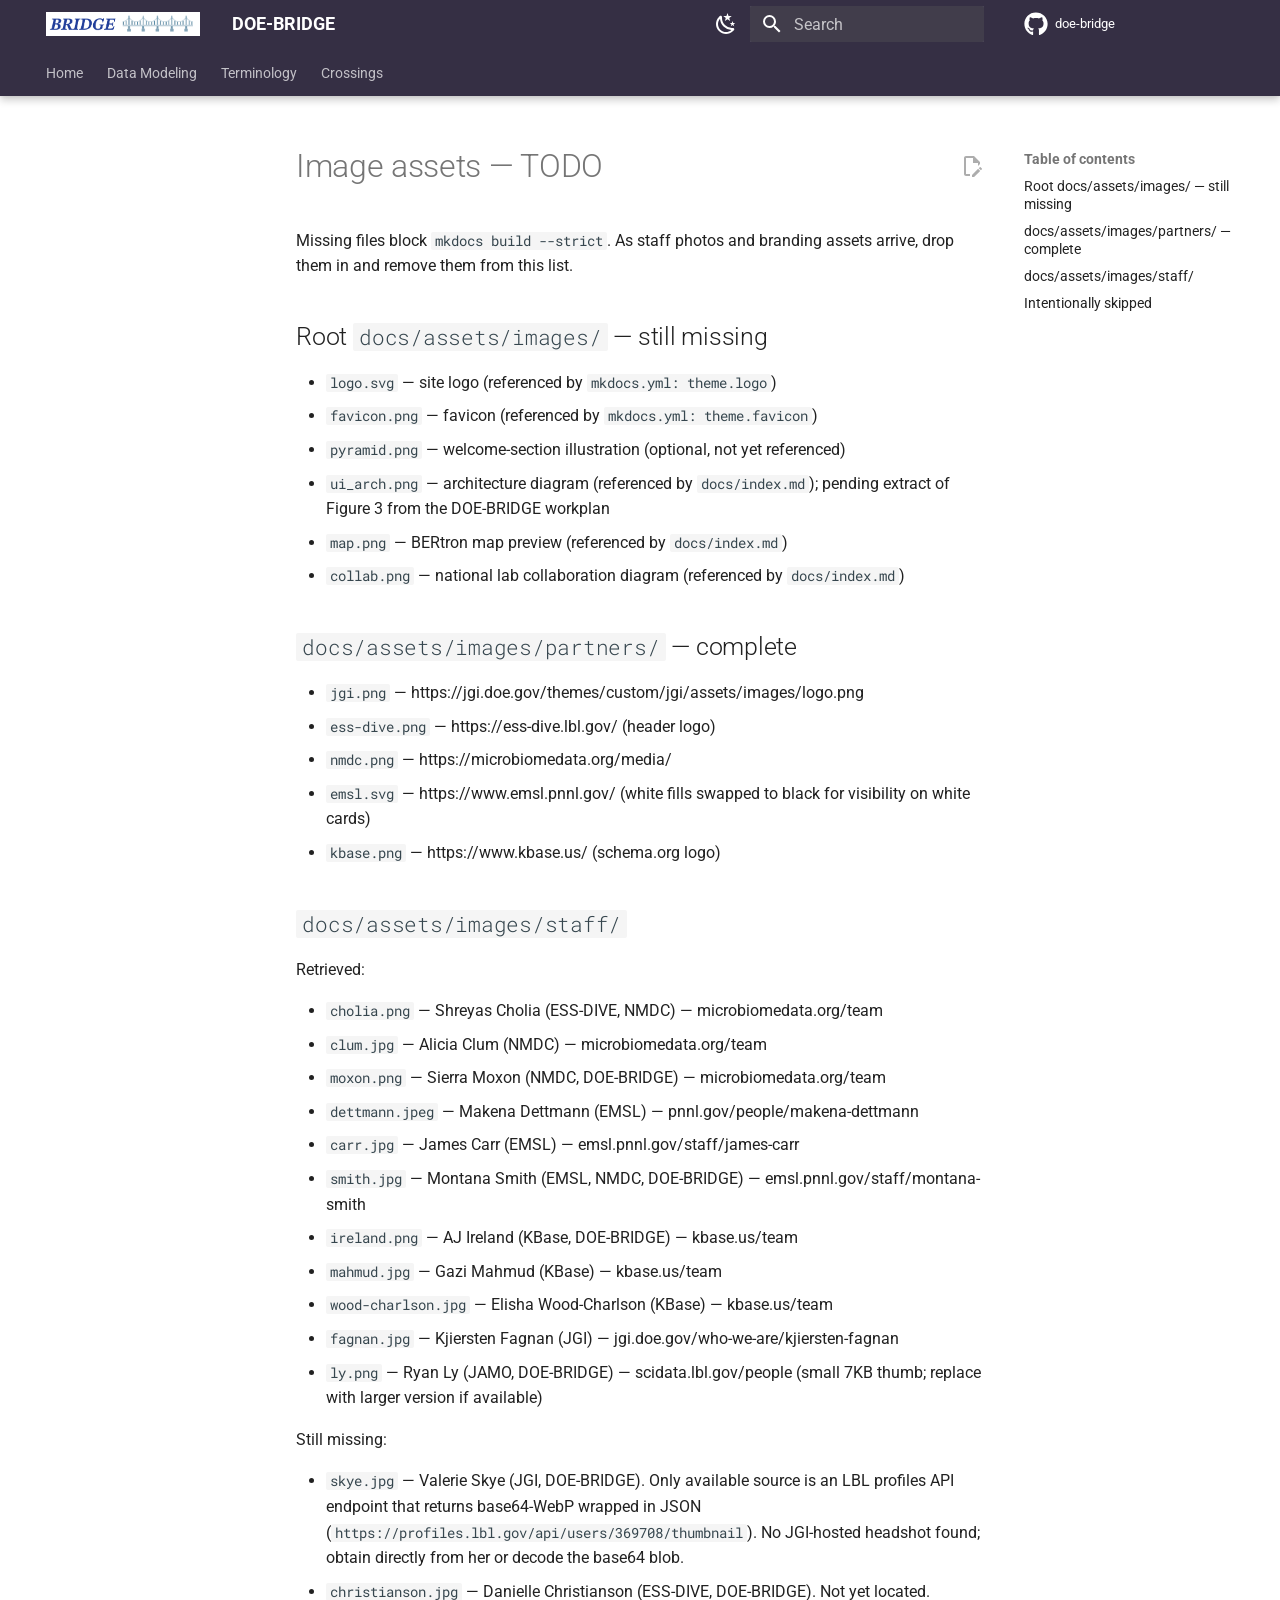
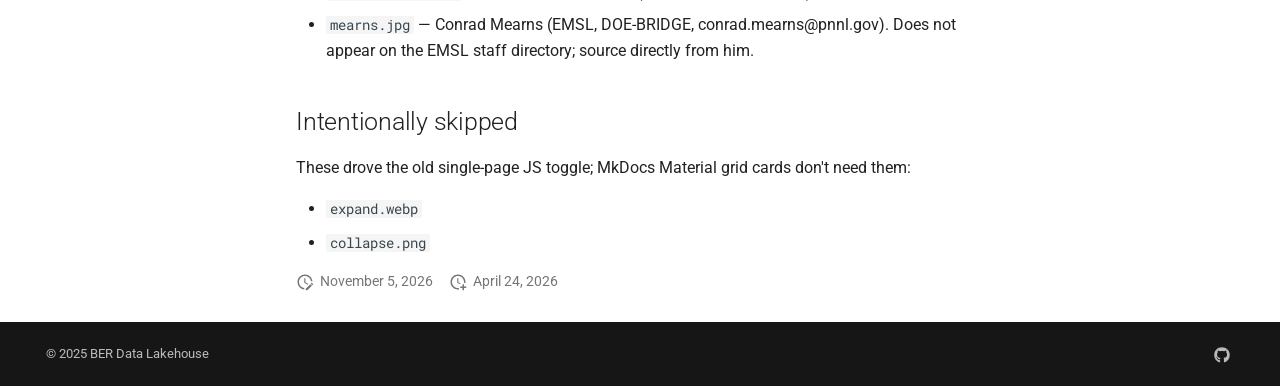
<file: assets/images/index.html>
<!doctype html><html lang=en class=no-js> <head><meta charset=utf-8><meta name=viewport content="width=device-width,initial-scale=1"><meta name=description content="Landing page for the BER Data GitHub organization"><link href=https://doe-bridge.github.io/assets/images/ rel=canonical><link rel=alternate type=application/rss+xml title="RSS feed" href=../../feed_rss_created.xml><link rel=alternate type=application/rss+xml title="RSS feed of updated content" href=../../feed_rss_updated.xml><link rel=icon href=../favicon.png><meta name=generator content="mkdocs-1.6.1, mkdocs-material-9.7.6"><title>Image assets — TODO - DOE-BRIDGE</title><link rel=stylesheet href=../stylesheets/main.484c7ddc.min.css><link rel=stylesheet href=../stylesheets/palette.ab4e12ef.min.css><link rel=preconnect href=https://fonts.gstatic.com crossorigin><link rel=stylesheet href="https://fonts.googleapis.com/css?family=Roboto:300,300i,400,400i,700,700i%7CRoboto+Mono:400,400i,700,700i&display=fallback"><style>:root{--md-text-font:"Roboto";--md-code-font:"Roboto Mono"}</style><link rel=stylesheet href=../../stylesheets/extra.css><script>__md_scope=new URL("../..",location),__md_hash=e=>[...e].reduce(((e,_)=>(e<<5)-e+_.charCodeAt(0)),0),__md_get=(e,_=localStorage,t=__md_scope)=>JSON.parse(_.getItem(t.pathname+"."+e)),__md_set=(e,_,t=localStorage,a=__md_scope)=>{try{t.setItem(a.pathname+"."+e,JSON.stringify(_))}catch(e){}}</script></head> <body dir=ltr data-md-color-scheme=default data-md-color-primary=deep-purple data-md-color-accent=deep-purple> <input class=md-toggle data-md-toggle=drawer type=checkbox id=__drawer autocomplete=off> <input class=md-toggle data-md-toggle=search type=checkbox id=__search autocomplete=off> <label class=md-overlay for=__drawer></label> <div data-md-component=skip> <a href=#image-assets-todo class=md-skip> Skip to content </a> </div> <div data-md-component=announce> </div> <header class="md-header md-header--shadow md-header--lifted" data-md-component=header> <nav class="md-header__inner md-grid" aria-label=Header> <a href=../.. title=DOE-BRIDGE class="md-header__button md-logo" aria-label=DOE-BRIDGE data-md-component=logo> <img src=bridge-logo.png alt=logo> </a> <label class="md-header__button md-icon" for=__drawer> <svg xmlns=http://www.w3.org/2000/svg viewbox="0 0 24 24"><path d="M3 6h18v2H3zm0 5h18v2H3zm0 5h18v2H3z"/></svg> </label> <div class=md-header__title data-md-component=header-title> <div class=md-header__ellipsis> <div class=md-header__topic> <span class=md-ellipsis> DOE-BRIDGE </span> </div> <div class=md-header__topic data-md-component=header-topic> <span class=md-ellipsis> Image assets — TODO </span> </div> </div> </div> <form class=md-header__option data-md-component=palette> <input class=md-option data-md-color-media="(prefers-color-scheme: light)" data-md-color-scheme=default data-md-color-primary=deep-purple data-md-color-accent=deep-purple aria-label="Switch to dark mode" type=radio name=__palette id=__palette_0> <label class="md-header__button md-icon" title="Switch to dark mode" for=__palette_1 hidden> <svg xmlns=http://www.w3.org/2000/svg viewbox="0 0 24 24"><path d="m17.75 4.09-2.53 1.94.91 3.06-2.63-1.81-2.63 1.81.91-3.06-2.53-1.94L12.44 4l1.06-3 1.06 3zm3.5 6.91-1.64 1.25.59 1.98-1.7-1.17-1.7 1.17.59-1.98L15.75 11l2.06-.05L18.5 9l.69 1.95zm-2.28 4.95c.83-.08 1.72 1.1 1.19 1.85-.32.45-.66.87-1.08 1.27C15.17 23 8.84 23 4.94 19.07c-3.91-3.9-3.91-10.24 0-14.14.4-.4.82-.76 1.27-1.08.75-.53 1.93.36 1.85 1.19-.27 2.86.69 5.83 2.89 8.02a9.96 9.96 0 0 0 8.02 2.89m-1.64 2.02a12.08 12.08 0 0 1-7.8-3.47c-2.17-2.19-3.33-5-3.49-7.82-2.81 3.14-2.7 7.96.31 10.98 3.02 3.01 7.84 3.12 10.98.31"/></svg> </label> <input class=md-option data-md-color-media="(prefers-color-scheme: dark)" data-md-color-scheme=slate data-md-color-primary=deep-purple data-md-color-accent=deep-purple aria-label="Switch to light mode" type=radio name=__palette id=__palette_1> <label class="md-header__button md-icon" title="Switch to light mode" for=__palette_0 hidden> <svg xmlns=http://www.w3.org/2000/svg viewbox="0 0 24 24"><path d="M12 7a5 5 0 0 1 5 5 5 5 0 0 1-5 5 5 5 0 0 1-5-5 5 5 0 0 1 5-5m0 2a3 3 0 0 0-3 3 3 3 0 0 0 3 3 3 3 0 0 0 3-3 3 3 0 0 0-3-3m0-7 2.39 3.42C13.65 5.15 12.84 5 12 5s-1.65.15-2.39.42zM3.34 7l4.16-.35A7.2 7.2 0 0 0 5.94 8.5c-.44.74-.69 1.5-.83 2.29zm.02 10 1.76-3.77a7.131 7.131 0 0 0 2.38 4.14zM20.65 7l-1.77 3.79a7.02 7.02 0 0 0-2.38-4.15zm-.01 10-4.14.36c.59-.51 1.12-1.14 1.54-1.86.42-.73.69-1.5.83-2.29zM12 22l-2.41-3.44c.74.27 1.55.44 2.41.44.82 0 1.63-.17 2.37-.44z"/></svg> </label> </form> <script>var palette=__md_get("__palette");if(palette&&palette.color){if("(prefers-color-scheme)"===palette.color.media){var media=matchMedia("(prefers-color-scheme: light)"),input=document.querySelector(media.matches?"[data-md-color-media='(prefers-color-scheme: light)']":"[data-md-color-media='(prefers-color-scheme: dark)']");palette.color.media=input.getAttribute("data-md-color-media"),palette.color.scheme=input.getAttribute("data-md-color-scheme"),palette.color.primary=input.getAttribute("data-md-color-primary"),palette.color.accent=input.getAttribute("data-md-color-accent")}for(var[key,value]of Object.entries(palette.color))document.body.setAttribute("data-md-color-"+key,value)}</script> <label class="md-header__button md-icon" for=__search> <svg xmlns=http://www.w3.org/2000/svg viewbox="0 0 24 24"><path d="M9.5 3A6.5 6.5 0 0 1 16 9.5c0 1.61-.59 3.09-1.56 4.23l.27.27h.79l5 5-1.5 1.5-5-5v-.79l-.27-.27A6.52 6.52 0 0 1 9.5 16 6.5 6.5 0 0 1 3 9.5 6.5 6.5 0 0 1 9.5 3m0 2C7 5 5 7 5 9.5S7 14 9.5 14 14 12 14 9.5 12 5 9.5 5"/></svg> </label> <div class=md-search data-md-component=search role=dialog> <label class=md-search__overlay for=__search></label> <div class=md-search__inner role=search> <form class=md-search__form name=search> <input type=text class=md-search__input name=query aria-label=Search placeholder=Search autocapitalize=off autocorrect=off autocomplete=off spellcheck=false data-md-component=search-query required> <label class="md-search__icon md-icon" for=__search> <svg xmlns=http://www.w3.org/2000/svg viewbox="0 0 24 24"><path d="M9.5 3A6.5 6.5 0 0 1 16 9.5c0 1.61-.59 3.09-1.56 4.23l.27.27h.79l5 5-1.5 1.5-5-5v-.79l-.27-.27A6.52 6.52 0 0 1 9.5 16 6.5 6.5 0 0 1 3 9.5 6.5 6.5 0 0 1 9.5 3m0 2C7 5 5 7 5 9.5S7 14 9.5 14 14 12 14 9.5 12 5 9.5 5"/></svg> <svg xmlns=http://www.w3.org/2000/svg viewbox="0 0 24 24"><path d="M20 11v2H8l5.5 5.5-1.42 1.42L4.16 12l7.92-7.92L13.5 5.5 8 11z"/></svg> </label> <nav class=md-search__options aria-label=Search> <button type=reset class="md-search__icon md-icon" title=Clear aria-label=Clear tabindex=-1> <svg xmlns=http://www.w3.org/2000/svg viewbox="0 0 24 24"><path d="M19 6.41 17.59 5 12 10.59 6.41 5 5 6.41 10.59 12 5 17.59 6.41 19 12 13.41 17.59 19 19 17.59 13.41 12z"/></svg> </button> </nav> <div class=md-search__suggest data-md-component=search-suggest></div> </form> <div class=md-search__output> <div class=md-search__scrollwrap tabindex=0 data-md-scrollfix> <div class=md-search-result data-md-component=search-result> <div class=md-search-result__meta> Initializing search </div> <ol class=md-search-result__list role=presentation></ol> </div> </div> </div> </div> </div> <div class=md-header__source> <a href=https://github.com/doe-bridge title="Go to repository" class=md-source data-md-component=source> <div class="md-source__icon md-icon"> <svg xmlns=http://www.w3.org/2000/svg viewbox="0 0 512 512"><!-- Font Awesome Free 7.1.0 by @fontawesome - https://fontawesome.com License - https://fontawesome.com/license/free (Icons: CC BY 4.0, Fonts: SIL OFL 1.1, Code: MIT License) Copyright 2025 Fonticons, Inc.--><path d="M173.9 397.4c0 2-2.3 3.6-5.2 3.6-3.3.3-5.6-1.3-5.6-3.6 0-2 2.3-3.6 5.2-3.6 3-.3 5.6 1.3 5.6 3.6m-31.1-4.5c-.7 2 1.3 4.3 4.3 4.9 2.6 1 5.6 0 6.2-2s-1.3-4.3-4.3-5.2c-2.6-.7-5.5.3-6.2 2.3m44.2-1.7c-2.9.7-4.9 2.6-4.6 4.9.3 2 2.9 3.3 5.9 2.6 2.9-.7 4.9-2.6 4.6-4.6-.3-1.9-3-3.2-5.9-2.9M252.8 8C114.1 8 8 113.3 8 252c0 110.9 69.8 205.8 169.5 239.2 12.8 2.3 17.3-5.6 17.3-12.1 0-6.2-.3-40.4-.3-61.4 0 0-70 15-84.7-29.8 0 0-11.4-29.1-27.8-36.6 0 0-22.9-15.7 1.6-15.4 0 0 24.9 2 38.6 25.8 21.9 38.6 58.6 27.5 72.9 20.9 2.3-16 8.8-27.1 16-33.7-55.9-6.2-112.3-14.3-112.3-110.5 0-27.5 7.6-41.3 23.6-58.9-2.6-6.5-11.1-33.3 2.6-67.9 20.9-6.5 69 27 69 27 20-5.6 41.5-8.5 62.8-8.5s42.8 2.9 62.8 8.5c0 0 48.1-33.6 69-27 13.7 34.7 5.2 61.4 2.6 67.9 16 17.7 25.8 31.5 25.8 58.9 0 96.5-58.9 104.2-114.8 110.5 9.2 7.9 17 22.9 17 46.4 0 33.7-.3 75.4-.3 83.6 0 6.5 4.6 14.4 17.3 12.1C436.2 457.8 504 362.9 504 252 504 113.3 391.5 8 252.8 8M105.2 352.9c-1.3 1-1 3.3.7 5.2 1.6 1.6 3.9 2.3 5.2 1 1.3-1 1-3.3-.7-5.2-1.6-1.6-3.9-2.3-5.2-1m-10.8-8.1c-.7 1.3.3 2.9 2.3 3.9 1.6 1 3.6.7 4.3-.7.7-1.3-.3-2.9-2.3-3.9-2-.6-3.6-.3-4.3.7m32.4 35.6c-1.6 1.3-1 4.3 1.3 6.2 2.3 2.3 5.2 2.6 6.5 1 1.3-1.3.7-4.3-1.3-6.2-2.2-2.3-5.2-2.6-6.5-1m-11.4-14.7c-1.6 1-1.6 3.6 0 5.9s4.3 3.3 5.6 2.3c1.6-1.3 1.6-3.9 0-6.2-1.4-2.3-4-3.3-5.6-2"/></svg> </div> <div class=md-source__repository> doe-bridge </div> </a> </div> </nav> <nav class=md-tabs aria-label=Tabs data-md-component=tabs> <div class=md-grid> <ul class=md-tabs__list> <li class=md-tabs__item> <a href=../.. class=md-tabs__link> Home </a> </li> <li class=md-tabs__item> <a href=../../schemas/ class=md-tabs__link> Data Modeling </a> </li> <li class=md-tabs__item> <a href=../../terminology/ class=md-tabs__link> Terminology </a> </li> <li class=md-tabs__item> <a href=../../blog/ class=md-tabs__link> Crossings </a> </li> </ul> </div> </nav> </header> <div class=md-container data-md-component=container> <main class=md-main data-md-component=main> <div class="md-main__inner md-grid"> <div class="md-sidebar md-sidebar--primary" data-md-component=sidebar data-md-type=navigation> <div class=md-sidebar__scrollwrap> <div class=md-sidebar__inner> <nav class="md-nav md-nav--primary md-nav--lifted" aria-label=Navigation data-md-level=0> <label class=md-nav__title for=__drawer> <a href=../.. title=DOE-BRIDGE class="md-nav__button md-logo" aria-label=DOE-BRIDGE data-md-component=logo> <img src=bridge-logo.png alt=logo> </a> DOE-BRIDGE </label> <div class=md-nav__source> <a href=https://github.com/doe-bridge title="Go to repository" class=md-source data-md-component=source> <div class="md-source__icon md-icon"> <svg xmlns=http://www.w3.org/2000/svg viewbox="0 0 512 512"><!-- Font Awesome Free 7.1.0 by @fontawesome - https://fontawesome.com License - https://fontawesome.com/license/free (Icons: CC BY 4.0, Fonts: SIL OFL 1.1, Code: MIT License) Copyright 2025 Fonticons, Inc.--><path d="M173.9 397.4c0 2-2.3 3.6-5.2 3.6-3.3.3-5.6-1.3-5.6-3.6 0-2 2.3-3.6 5.2-3.6 3-.3 5.6 1.3 5.6 3.6m-31.1-4.5c-.7 2 1.3 4.3 4.3 4.9 2.6 1 5.6 0 6.2-2s-1.3-4.3-4.3-5.2c-2.6-.7-5.5.3-6.2 2.3m44.2-1.7c-2.9.7-4.9 2.6-4.6 4.9.3 2 2.9 3.3 5.9 2.6 2.9-.7 4.9-2.6 4.6-4.6-.3-1.9-3-3.2-5.9-2.9M252.8 8C114.1 8 8 113.3 8 252c0 110.9 69.8 205.8 169.5 239.2 12.8 2.3 17.3-5.6 17.3-12.1 0-6.2-.3-40.4-.3-61.4 0 0-70 15-84.7-29.8 0 0-11.4-29.1-27.8-36.6 0 0-22.9-15.7 1.6-15.4 0 0 24.9 2 38.6 25.8 21.9 38.6 58.6 27.5 72.9 20.9 2.3-16 8.8-27.1 16-33.7-55.9-6.2-112.3-14.3-112.3-110.5 0-27.5 7.6-41.3 23.6-58.9-2.6-6.5-11.1-33.3 2.6-67.9 20.9-6.5 69 27 69 27 20-5.6 41.5-8.5 62.8-8.5s42.8 2.9 62.8 8.5c0 0 48.1-33.6 69-27 13.7 34.7 5.2 61.4 2.6 67.9 16 17.7 25.8 31.5 25.8 58.9 0 96.5-58.9 104.2-114.8 110.5 9.2 7.9 17 22.9 17 46.4 0 33.7-.3 75.4-.3 83.6 0 6.5 4.6 14.4 17.3 12.1C436.2 457.8 504 362.9 504 252 504 113.3 391.5 8 252.8 8M105.2 352.9c-1.3 1-1 3.3.7 5.2 1.6 1.6 3.9 2.3 5.2 1 1.3-1 1-3.3-.7-5.2-1.6-1.6-3.9-2.3-5.2-1m-10.8-8.1c-.7 1.3.3 2.9 2.3 3.9 1.6 1 3.6.7 4.3-.7.7-1.3-.3-2.9-2.3-3.9-2-.6-3.6-.3-4.3.7m32.4 35.6c-1.6 1.3-1 4.3 1.3 6.2 2.3 2.3 5.2 2.6 6.5 1 1.3-1.3.7-4.3-1.3-6.2-2.2-2.3-5.2-2.6-6.5-1m-11.4-14.7c-1.6 1-1.6 3.6 0 5.9s4.3 3.3 5.6 2.3c1.6-1.3 1.6-3.9 0-6.2-1.4-2.3-4-3.3-5.6-2"/></svg> </div> <div class=md-source__repository> doe-bridge </div> </a> </div> <ul class=md-nav__list data-md-scrollfix> <li class=md-nav__item> <a href=../.. class=md-nav__link> <span class=md-ellipsis> Home </span> </a> </li> <li class=md-nav__item> <a href=../../schemas/ class=md-nav__link> <span class=md-ellipsis> Data Modeling </span> </a> </li> <li class=md-nav__item> <a href=../../terminology/ class=md-nav__link> <span class=md-ellipsis> Terminology </span> </a> </li> <li class="md-nav__item md-nav__item--nested"> <input class="md-nav__toggle md-toggle " type=checkbox id=__nav_4> <label class=md-nav__link for=__nav_4 id=__nav_4_label tabindex=0> <span class=md-ellipsis> Crossings </span> <span class="md-nav__icon md-icon"></span> </label> <nav class=md-nav data-md-level=1 aria-labelledby=__nav_4_label aria-expanded=false> <label class=md-nav__title for=__nav_4> <span class="md-nav__icon md-icon"></span> Crossings </label> <ul class=md-nav__list data-md-scrollfix> <li class=md-nav__item> <a href=../../blog/ class=md-nav__link> <span class=md-ellipsis> Crossings </span> </a> </li> <li class="md-nav__item md-nav__item--nested"> <input class="md-nav__toggle md-toggle " type=checkbox id=__nav_4_2> <label class=md-nav__link for=__nav_4_2 id=__nav_4_2_label tabindex=0> <span class=md-ellipsis> Archive </span> <span class="md-nav__icon md-icon"></span> </label> <nav class=md-nav data-md-level=2 aria-labelledby=__nav_4_2_label aria-expanded=false> <label class=md-nav__title for=__nav_4_2> <span class="md-nav__icon md-icon"></span> Archive </label> <ul class=md-nav__list data-md-scrollfix> <li class=md-nav__item> <a href=../../blog/archive/2026/ class=md-nav__link> <span class=md-ellipsis> 2026 </span> </a> </li> </ul> </nav> </li> <li class="md-nav__item md-nav__item--nested"> <input class="md-nav__toggle md-toggle " type=checkbox id=__nav_4_3> <label class=md-nav__link for=__nav_4_3 id=__nav_4_3_label tabindex=0> <span class=md-ellipsis> Categories </span> <span class="md-nav__icon md-icon"></span> </label> <nav class=md-nav data-md-level=2 aria-labelledby=__nav_4_3_label aria-expanded=false> <label class=md-nav__title for=__nav_4_3> <span class="md-nav__icon md-icon"></span> Categories </label> <ul class=md-nav__list data-md-scrollfix> <li class=md-nav__item> <a href=../../blog/category/announcements/ class=md-nav__link> <span class=md-ellipsis> Announcements </span> </a> </li> <li class=md-nav__item> <a href=../../blog/category/data-modeling/ class=md-nav__link> <span class=md-ellipsis> Data Modeling </span> </a> </li> </ul> </nav> </li> </ul> </nav> </li> </ul> </nav> </div> </div> </div> <div class="md-sidebar md-sidebar--secondary" data-md-component=sidebar data-md-type=toc> <div class=md-sidebar__scrollwrap> <div class=md-sidebar__inner> <nav class="md-nav md-nav--secondary" aria-label="Table of contents"> <label class=md-nav__title for=__toc> <span class="md-nav__icon md-icon"></span> Table of contents </label> <ul class=md-nav__list data-md-component=toc data-md-scrollfix> <li class=md-nav__item> <a href=#root-docsassetsimages-still-missing class=md-nav__link> <span class=md-ellipsis> Root docs/assets/images/ — still missing </span> </a> </li> <li class=md-nav__item> <a href=#docsassetsimagespartners-complete class=md-nav__link> <span class=md-ellipsis> docs/assets/images/partners/ — complete </span> </a> </li> <li class=md-nav__item> <a href=#docsassetsimagesstaff class=md-nav__link> <span class=md-ellipsis> docs/assets/images/staff/ </span> </a> </li> <li class=md-nav__item> <a href=#intentionally-skipped class=md-nav__link> <span class=md-ellipsis> Intentionally skipped </span> </a> </li> </ul> </nav> </div> </div> </div> <div class=md-content data-md-component=content> <article class="md-content__inner md-typeset"> <a href=https://github.com/doe-bridge/edit/main/docs/assets/images/README.md title="Edit this page" class="md-content__button md-icon" rel=edit> <svg xmlns=http://www.w3.org/2000/svg viewbox="0 0 24 24"><path d="M10 20H6V4h7v5h5v3.1l2-2V8l-6-6H6c-1.1 0-2 .9-2 2v16c0 1.1.9 2 2 2h4zm10.2-7c.1 0 .3.1.4.2l1.3 1.3c.2.2.2.6 0 .8l-1 1-2.1-2.1 1-1c.1-.1.2-.2.4-.2m0 3.9L14.1 23H12v-2.1l6.1-6.1z"/></svg> </a> <h1 id=image-assets-todo>Image assets — TODO<a class=headerlink href=#image-assets-todo title="Permanent link">&para;</a></h1> <p>Missing files block <code>mkdocs build --strict</code>. As staff photos and branding assets arrive, drop them in and remove them from this list.</p> <h2 id=root-docsassetsimages-still-missing>Root <code>docs/assets/images/</code> — still missing<a class=headerlink href=#root-docsassetsimages-still-missing title="Permanent link">&para;</a></h2> <ul> <li><code>logo.svg</code> — site logo (referenced by <code>mkdocs.yml: theme.logo</code>)</li> <li><code>favicon.png</code> — favicon (referenced by <code>mkdocs.yml: theme.favicon</code>)</li> <li><code>pyramid.png</code> — welcome-section illustration (optional, not yet referenced)</li> <li><code>ui_arch.png</code> — architecture diagram (referenced by <code>docs/index.md</code>); pending extract of Figure 3 from the DOE-BRIDGE workplan</li> <li><code>map.png</code> — BERtron map preview (referenced by <code>docs/index.md</code>)</li> <li><code>collab.png</code> — national lab collaboration diagram (referenced by <code>docs/index.md</code>)</li> </ul> <h2 id=docsassetsimagespartners-complete><code>docs/assets/images/partners/</code> — complete<a class=headerlink href=#docsassetsimagespartners-complete title="Permanent link">&para;</a></h2> <ul> <li><code>jgi.png</code> — https://jgi.doe.gov/themes/custom/jgi/assets/images/logo.png</li> <li><code>ess-dive.png</code> — https://ess-dive.lbl.gov/ (header logo)</li> <li><code>nmdc.png</code> — https://microbiomedata.org/media/</li> <li><code>emsl.svg</code> — https://www.emsl.pnnl.gov/ (white fills swapped to black for visibility on white cards)</li> <li><code>kbase.png</code> — https://www.kbase.us/ (schema.org logo)</li> </ul> <h2 id=docsassetsimagesstaff><code>docs/assets/images/staff/</code><a class=headerlink href=#docsassetsimagesstaff title="Permanent link">&para;</a></h2> <p>Retrieved:</p> <ul> <li><code>cholia.png</code> — Shreyas Cholia (ESS-DIVE, NMDC) — microbiomedata.org/team</li> <li><code>clum.jpg</code> — Alicia Clum (NMDC) — microbiomedata.org/team</li> <li><code>moxon.png</code> — Sierra Moxon (NMDC, DOE-BRIDGE) — microbiomedata.org/team</li> <li><code>dettmann.jpeg</code> — Makena Dettmann (EMSL) — pnnl.gov/people/makena-dettmann</li> <li><code>carr.jpg</code> — James Carr (EMSL) — emsl.pnnl.gov/staff/james-carr</li> <li><code>smith.jpg</code> — Montana Smith (EMSL, NMDC, DOE-BRIDGE) — emsl.pnnl.gov/staff/montana-smith</li> <li><code>ireland.png</code> — AJ Ireland (KBase, DOE-BRIDGE) — kbase.us/team</li> <li><code>mahmud.jpg</code> — Gazi Mahmud (KBase) — kbase.us/team</li> <li><code>wood-charlson.jpg</code> — Elisha Wood-Charlson (KBase) — kbase.us/team</li> <li><code>fagnan.jpg</code> — Kjiersten Fagnan (JGI) — jgi.doe.gov/who-we-are/kjiersten-fagnan</li> <li><code>ly.png</code> — Ryan Ly (JAMO, DOE-BRIDGE) — scidata.lbl.gov/people (small 7KB thumb; replace with larger version if available)</li> </ul> <p>Still missing:</p> <ul> <li><code>skye.jpg</code> — Valerie Skye (JGI, DOE-BRIDGE). Only available source is an LBL profiles API endpoint that returns base64-WebP wrapped in JSON (<code>https://profiles.lbl.gov/api/users/369708/thumbnail</code>). No JGI-hosted headshot found; obtain directly from her or decode the base64 blob.</li> <li><code>christianson.jpg</code> — Danielle Christianson (ESS-DIVE, DOE-BRIDGE). Not yet located.</li> <li><code>mearns.jpg</code> — Conrad Mearns (EMSL, DOE-BRIDGE, conrad.mearns@pnnl.gov). Does not appear on the EMSL staff directory; source directly from him.</li> </ul> <h2 id=intentionally-skipped>Intentionally skipped<a class=headerlink href=#intentionally-skipped title="Permanent link">&para;</a></h2> <p>These drove the old single-page JS toggle; MkDocs Material grid cards don't need them:</p> <ul> <li><code>expand.webp</code></li> <li><code>collapse.png</code></li> </ul> <aside class=md-source-file> <span class=md-source-file__fact> <span class=md-icon title="Last update"> <svg xmlns=http://www.w3.org/2000/svg viewbox="0 0 24 24"><path d="M21 13.1c-.1 0-.3.1-.4.2l-1 1 2.1 2.1 1-1c.2-.2.2-.6 0-.8l-1.3-1.3c-.1-.1-.2-.2-.4-.2m-1.9 1.8-6.1 6V23h2.1l6.1-6.1zM12.5 7v5.2l4 2.4-1 1L11 13V7zM11 21.9c-5.1-.5-9-4.8-9-9.9C2 6.5 6.5 2 12 2c5.3 0 9.6 4.1 10 9.3-.3-.1-.6-.2-1-.2s-.7.1-1 .2C19.6 7.2 16.2 4 12 4c-4.4 0-8 3.6-8 8 0 4.1 3.1 7.5 7.1 7.9l-.1.2z"/></svg> </span> <span class="git-revision-date-localized-plugin git-revision-date-localized-plugin-date" title="November 5, 2026 18:08:35 UTC">November 5, 2026</span> </span> <span class=md-source-file__fact> <span class=md-icon title=Created> <svg xmlns=http://www.w3.org/2000/svg viewbox="0 0 24 24"><path d="M14.47 15.08 11 13V7h1.5v5.25l3.08 1.83c-.41.28-.79.62-1.11 1m-1.39 4.84c-.36.05-.71.08-1.08.08-4.42 0-8-3.58-8-8s3.58-8 8-8 8 3.58 8 8c0 .37-.03.72-.08 1.08.69.1 1.33.32 1.92.64.1-.56.16-1.13.16-1.72 0-5.5-4.5-10-10-10S2 6.5 2 12s4.47 10 10 10c.59 0 1.16-.06 1.72-.16-.32-.59-.54-1.23-.64-1.92M18 15v3h-3v2h3v3h2v-3h3v-2h-3v-3z"/></svg> </span> <span class="git-revision-date-localized-plugin git-revision-date-localized-plugin-date" title="April 24, 2026 16:01:24 UTC">April 24, 2026</span> </span> </aside> </article> </div> <script>var target=document.getElementById(location.hash.slice(1));target&&target.name&&(target.checked=target.name.startsWith("__tabbed_"))</script> </div> <button type=button class="md-top md-icon" data-md-component=top hidden> <svg xmlns=http://www.w3.org/2000/svg viewbox="0 0 24 24"><path d="M13 20h-2V8l-5.5 5.5-1.42-1.42L12 4.16l7.92 7.92-1.42 1.42L13 8z"/></svg> Back to top </button> </main> <footer class=md-footer> <div class="md-footer-meta md-typeset"> <div class="md-footer-meta__inner md-grid"> <div class=md-copyright> <div class=md-copyright__highlight> © 2025 BER Data Lakehouse </div> </div> <div class=md-social> <a href=https://github.com/doe-bridge target=_blank rel=noopener title=github.com class=md-social__link> <svg xmlns=http://www.w3.org/2000/svg viewbox="0 0 512 512"><!-- Font Awesome Free 7.1.0 by @fontawesome - https://fontawesome.com License - https://fontawesome.com/license/free (Icons: CC BY 4.0, Fonts: SIL OFL 1.1, Code: MIT License) Copyright 2025 Fonticons, Inc.--><path d="M173.9 397.4c0 2-2.3 3.6-5.2 3.6-3.3.3-5.6-1.3-5.6-3.6 0-2 2.3-3.6 5.2-3.6 3-.3 5.6 1.3 5.6 3.6m-31.1-4.5c-.7 2 1.3 4.3 4.3 4.9 2.6 1 5.6 0 6.2-2s-1.3-4.3-4.3-5.2c-2.6-.7-5.5.3-6.2 2.3m44.2-1.7c-2.9.7-4.9 2.6-4.6 4.9.3 2 2.9 3.3 5.9 2.6 2.9-.7 4.9-2.6 4.6-4.6-.3-1.9-3-3.2-5.9-2.9M252.8 8C114.1 8 8 113.3 8 252c0 110.9 69.8 205.8 169.5 239.2 12.8 2.3 17.3-5.6 17.3-12.1 0-6.2-.3-40.4-.3-61.4 0 0-70 15-84.7-29.8 0 0-11.4-29.1-27.8-36.6 0 0-22.9-15.7 1.6-15.4 0 0 24.9 2 38.6 25.8 21.9 38.6 58.6 27.5 72.9 20.9 2.3-16 8.8-27.1 16-33.7-55.9-6.2-112.3-14.3-112.3-110.5 0-27.5 7.6-41.3 23.6-58.9-2.6-6.5-11.1-33.3 2.6-67.9 20.9-6.5 69 27 69 27 20-5.6 41.5-8.5 62.8-8.5s42.8 2.9 62.8 8.5c0 0 48.1-33.6 69-27 13.7 34.7 5.2 61.4 2.6 67.9 16 17.7 25.8 31.5 25.8 58.9 0 96.5-58.9 104.2-114.8 110.5 9.2 7.9 17 22.9 17 46.4 0 33.7-.3 75.4-.3 83.6 0 6.5 4.6 14.4 17.3 12.1C436.2 457.8 504 362.9 504 252 504 113.3 391.5 8 252.8 8M105.2 352.9c-1.3 1-1 3.3.7 5.2 1.6 1.6 3.9 2.3 5.2 1 1.3-1 1-3.3-.7-5.2-1.6-1.6-3.9-2.3-5.2-1m-10.8-8.1c-.7 1.3.3 2.9 2.3 3.9 1.6 1 3.6.7 4.3-.7.7-1.3-.3-2.9-2.3-3.9-2-.6-3.6-.3-4.3.7m32.4 35.6c-1.6 1.3-1 4.3 1.3 6.2 2.3 2.3 5.2 2.6 6.5 1 1.3-1.3.7-4.3-1.3-6.2-2.2-2.3-5.2-2.6-6.5-1m-11.4-14.7c-1.6 1-1.6 3.6 0 5.9s4.3 3.3 5.6 2.3c1.6-1.3 1.6-3.9 0-6.2-1.4-2.3-4-3.3-5.6-2"/></svg> </a> </div> </div> </div> </footer> </div> <div class=md-dialog data-md-component=dialog> <div class="md-dialog__inner md-typeset"></div> </div> <script id=__config type=application/json>{"annotate": null, "base": "../..", "features": ["navigation.instant", "navigation.tracking", "navigation.tabs", "navigation.tabs.sticky", "navigation.sections", "navigation.top", "navigation.footer", "search.suggest", "search.highlight", "content.code.copy", "content.action.edit", "toc.follow"], "search": "../javascripts/workers/search.2c215733.min.js", "tags": null, "translations": {"clipboard.copied": "Copied to clipboard", "clipboard.copy": "Copy to clipboard", "search.result.more.one": "1 more on this page", "search.result.more.other": "# more on this page", "search.result.none": "No matching documents", "search.result.one": "1 matching document", "search.result.other": "# matching documents", "search.result.placeholder": "Type to start searching", "search.result.term.missing": "Missing", "select.version": "Select version"}, "version": null}</script> <script src=../javascripts/bundle.79ae519e.min.js></script> </body> </html>
</file>
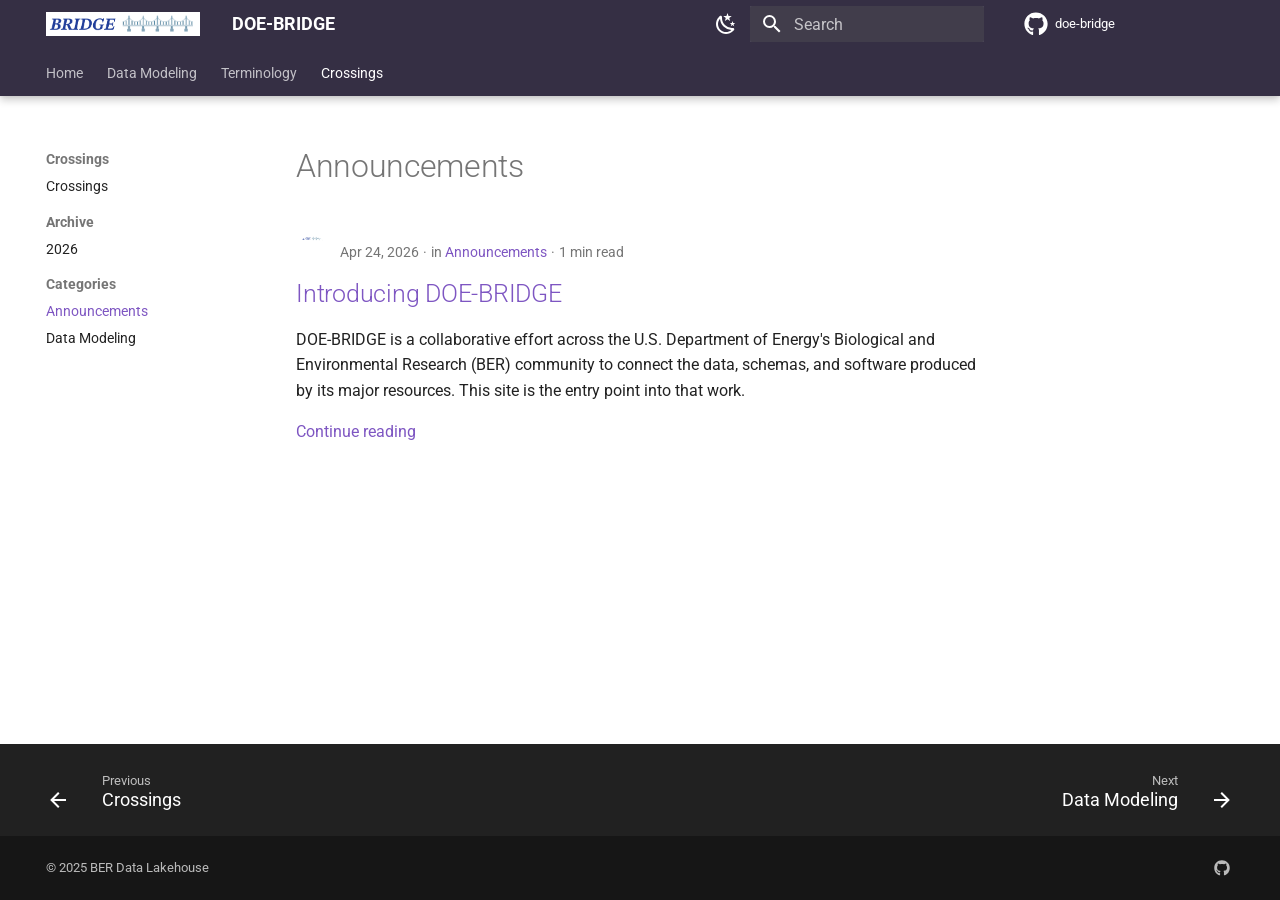
<file: blog/category/announcements/index.html>
<!doctype html><html lang=en class=no-js> <head><meta charset=utf-8><meta name=viewport content="width=device-width,initial-scale=1"><meta name=description content="Landing page for the BER Data GitHub organization"><link href=https://doe-bridge.github.io/blog/category/announcements/ rel=canonical><link href=../../ rel=prev><link href=../data-modeling/ rel=next><link rel=alternate type=application/rss+xml title="RSS feed" href=../../../feed_rss_created.xml><link rel=alternate type=application/rss+xml title="RSS feed of updated content" href=../../../feed_rss_updated.xml><link rel=icon href=../../../assets/favicon.png><meta name=generator content="mkdocs-1.6.1, mkdocs-material-9.7.6"><title>Announcements - DOE-BRIDGE</title><link rel=stylesheet href=../../../assets/stylesheets/main.484c7ddc.min.css><link rel=stylesheet href=../../../assets/stylesheets/palette.ab4e12ef.min.css><link rel=preconnect href=https://fonts.gstatic.com crossorigin><link rel=stylesheet href="https://fonts.googleapis.com/css?family=Roboto:300,300i,400,400i,700,700i%7CRoboto+Mono:400,400i,700,700i&display=fallback"><style>:root{--md-text-font:"Roboto";--md-code-font:"Roboto Mono"}</style><link rel=stylesheet href=../../../stylesheets/extra.css><script>__md_scope=new URL("../../..",location),__md_hash=e=>[...e].reduce(((e,_)=>(e<<5)-e+_.charCodeAt(0)),0),__md_get=(e,_=localStorage,t=__md_scope)=>JSON.parse(_.getItem(t.pathname+"."+e)),__md_set=(e,_,t=localStorage,a=__md_scope)=>{try{t.setItem(a.pathname+"."+e,JSON.stringify(_))}catch(e){}}</script></head> <body dir=ltr data-md-color-scheme=default data-md-color-primary=deep-purple data-md-color-accent=deep-purple> <input class=md-toggle data-md-toggle=drawer type=checkbox id=__drawer autocomplete=off> <input class=md-toggle data-md-toggle=search type=checkbox id=__search autocomplete=off> <label class=md-overlay for=__drawer></label> <div data-md-component=skip> <a href=#announcements class=md-skip> Skip to content </a> </div> <div data-md-component=announce> </div> <header class="md-header md-header--shadow md-header--lifted" data-md-component=header> <nav class="md-header__inner md-grid" aria-label=Header> <a href=../../.. title=DOE-BRIDGE class="md-header__button md-logo" aria-label=DOE-BRIDGE data-md-component=logo> <img src=../../../assets/images/bridge-logo.png alt=logo> </a> <label class="md-header__button md-icon" for=__drawer> <svg xmlns=http://www.w3.org/2000/svg viewbox="0 0 24 24"><path d="M3 6h18v2H3zm0 5h18v2H3zm0 5h18v2H3z"/></svg> </label> <div class=md-header__title data-md-component=header-title> <div class=md-header__ellipsis> <div class=md-header__topic> <span class=md-ellipsis> DOE-BRIDGE </span> </div> <div class=md-header__topic data-md-component=header-topic> <span class=md-ellipsis> Announcements </span> </div> </div> </div> <form class=md-header__option data-md-component=palette> <input class=md-option data-md-color-media="(prefers-color-scheme: light)" data-md-color-scheme=default data-md-color-primary=deep-purple data-md-color-accent=deep-purple aria-label="Switch to dark mode" type=radio name=__palette id=__palette_0> <label class="md-header__button md-icon" title="Switch to dark mode" for=__palette_1 hidden> <svg xmlns=http://www.w3.org/2000/svg viewbox="0 0 24 24"><path d="m17.75 4.09-2.53 1.94.91 3.06-2.63-1.81-2.63 1.81.91-3.06-2.53-1.94L12.44 4l1.06-3 1.06 3zm3.5 6.91-1.64 1.25.59 1.98-1.7-1.17-1.7 1.17.59-1.98L15.75 11l2.06-.05L18.5 9l.69 1.95zm-2.28 4.95c.83-.08 1.72 1.1 1.19 1.85-.32.45-.66.87-1.08 1.27C15.17 23 8.84 23 4.94 19.07c-3.91-3.9-3.91-10.24 0-14.14.4-.4.82-.76 1.27-1.08.75-.53 1.93.36 1.85 1.19-.27 2.86.69 5.83 2.89 8.02a9.96 9.96 0 0 0 8.02 2.89m-1.64 2.02a12.08 12.08 0 0 1-7.8-3.47c-2.17-2.19-3.33-5-3.49-7.82-2.81 3.14-2.7 7.96.31 10.98 3.02 3.01 7.84 3.12 10.98.31"/></svg> </label> <input class=md-option data-md-color-media="(prefers-color-scheme: dark)" data-md-color-scheme=slate data-md-color-primary=deep-purple data-md-color-accent=deep-purple aria-label="Switch to light mode" type=radio name=__palette id=__palette_1> <label class="md-header__button md-icon" title="Switch to light mode" for=__palette_0 hidden> <svg xmlns=http://www.w3.org/2000/svg viewbox="0 0 24 24"><path d="M12 7a5 5 0 0 1 5 5 5 5 0 0 1-5 5 5 5 0 0 1-5-5 5 5 0 0 1 5-5m0 2a3 3 0 0 0-3 3 3 3 0 0 0 3 3 3 3 0 0 0 3-3 3 3 0 0 0-3-3m0-7 2.39 3.42C13.65 5.15 12.84 5 12 5s-1.65.15-2.39.42zM3.34 7l4.16-.35A7.2 7.2 0 0 0 5.94 8.5c-.44.74-.69 1.5-.83 2.29zm.02 10 1.76-3.77a7.131 7.131 0 0 0 2.38 4.14zM20.65 7l-1.77 3.79a7.02 7.02 0 0 0-2.38-4.15zm-.01 10-4.14.36c.59-.51 1.12-1.14 1.54-1.86.42-.73.69-1.5.83-2.29zM12 22l-2.41-3.44c.74.27 1.55.44 2.41.44.82 0 1.63-.17 2.37-.44z"/></svg> </label> </form> <script>var palette=__md_get("__palette");if(palette&&palette.color){if("(prefers-color-scheme)"===palette.color.media){var media=matchMedia("(prefers-color-scheme: light)"),input=document.querySelector(media.matches?"[data-md-color-media='(prefers-color-scheme: light)']":"[data-md-color-media='(prefers-color-scheme: dark)']");palette.color.media=input.getAttribute("data-md-color-media"),palette.color.scheme=input.getAttribute("data-md-color-scheme"),palette.color.primary=input.getAttribute("data-md-color-primary"),palette.color.accent=input.getAttribute("data-md-color-accent")}for(var[key,value]of Object.entries(palette.color))document.body.setAttribute("data-md-color-"+key,value)}</script> <label class="md-header__button md-icon" for=__search> <svg xmlns=http://www.w3.org/2000/svg viewbox="0 0 24 24"><path d="M9.5 3A6.5 6.5 0 0 1 16 9.5c0 1.61-.59 3.09-1.56 4.23l.27.27h.79l5 5-1.5 1.5-5-5v-.79l-.27-.27A6.52 6.52 0 0 1 9.5 16 6.5 6.5 0 0 1 3 9.5 6.5 6.5 0 0 1 9.5 3m0 2C7 5 5 7 5 9.5S7 14 9.5 14 14 12 14 9.5 12 5 9.5 5"/></svg> </label> <div class=md-search data-md-component=search role=dialog> <label class=md-search__overlay for=__search></label> <div class=md-search__inner role=search> <form class=md-search__form name=search> <input type=text class=md-search__input name=query aria-label=Search placeholder=Search autocapitalize=off autocorrect=off autocomplete=off spellcheck=false data-md-component=search-query required> <label class="md-search__icon md-icon" for=__search> <svg xmlns=http://www.w3.org/2000/svg viewbox="0 0 24 24"><path d="M9.5 3A6.5 6.5 0 0 1 16 9.5c0 1.61-.59 3.09-1.56 4.23l.27.27h.79l5 5-1.5 1.5-5-5v-.79l-.27-.27A6.52 6.52 0 0 1 9.5 16 6.5 6.5 0 0 1 3 9.5 6.5 6.5 0 0 1 9.5 3m0 2C7 5 5 7 5 9.5S7 14 9.5 14 14 12 14 9.5 12 5 9.5 5"/></svg> <svg xmlns=http://www.w3.org/2000/svg viewbox="0 0 24 24"><path d="M20 11v2H8l5.5 5.5-1.42 1.42L4.16 12l7.92-7.92L13.5 5.5 8 11z"/></svg> </label> <nav class=md-search__options aria-label=Search> <button type=reset class="md-search__icon md-icon" title=Clear aria-label=Clear tabindex=-1> <svg xmlns=http://www.w3.org/2000/svg viewbox="0 0 24 24"><path d="M19 6.41 17.59 5 12 10.59 6.41 5 5 6.41 10.59 12 5 17.59 6.41 19 12 13.41 17.59 19 19 17.59 13.41 12z"/></svg> </button> </nav> <div class=md-search__suggest data-md-component=search-suggest></div> </form> <div class=md-search__output> <div class=md-search__scrollwrap tabindex=0 data-md-scrollfix> <div class=md-search-result data-md-component=search-result> <div class=md-search-result__meta> Initializing search </div> <ol class=md-search-result__list role=presentation></ol> </div> </div> </div> </div> </div> <div class=md-header__source> <a href=https://github.com/doe-bridge title="Go to repository" class=md-source data-md-component=source> <div class="md-source__icon md-icon"> <svg xmlns=http://www.w3.org/2000/svg viewbox="0 0 512 512"><!-- Font Awesome Free 7.1.0 by @fontawesome - https://fontawesome.com License - https://fontawesome.com/license/free (Icons: CC BY 4.0, Fonts: SIL OFL 1.1, Code: MIT License) Copyright 2025 Fonticons, Inc.--><path d="M173.9 397.4c0 2-2.3 3.6-5.2 3.6-3.3.3-5.6-1.3-5.6-3.6 0-2 2.3-3.6 5.2-3.6 3-.3 5.6 1.3 5.6 3.6m-31.1-4.5c-.7 2 1.3 4.3 4.3 4.9 2.6 1 5.6 0 6.2-2s-1.3-4.3-4.3-5.2c-2.6-.7-5.5.3-6.2 2.3m44.2-1.7c-2.9.7-4.9 2.6-4.6 4.9.3 2 2.9 3.3 5.9 2.6 2.9-.7 4.9-2.6 4.6-4.6-.3-1.9-3-3.2-5.9-2.9M252.8 8C114.1 8 8 113.3 8 252c0 110.9 69.8 205.8 169.5 239.2 12.8 2.3 17.3-5.6 17.3-12.1 0-6.2-.3-40.4-.3-61.4 0 0-70 15-84.7-29.8 0 0-11.4-29.1-27.8-36.6 0 0-22.9-15.7 1.6-15.4 0 0 24.9 2 38.6 25.8 21.9 38.6 58.6 27.5 72.9 20.9 2.3-16 8.8-27.1 16-33.7-55.9-6.2-112.3-14.3-112.3-110.5 0-27.5 7.6-41.3 23.6-58.9-2.6-6.5-11.1-33.3 2.6-67.9 20.9-6.5 69 27 69 27 20-5.6 41.5-8.5 62.8-8.5s42.8 2.9 62.8 8.5c0 0 48.1-33.6 69-27 13.7 34.7 5.2 61.4 2.6 67.9 16 17.7 25.8 31.5 25.8 58.9 0 96.5-58.9 104.2-114.8 110.5 9.2 7.9 17 22.9 17 46.4 0 33.7-.3 75.4-.3 83.6 0 6.5 4.6 14.4 17.3 12.1C436.2 457.8 504 362.9 504 252 504 113.3 391.5 8 252.8 8M105.2 352.9c-1.3 1-1 3.3.7 5.2 1.6 1.6 3.9 2.3 5.2 1 1.3-1 1-3.3-.7-5.2-1.6-1.6-3.9-2.3-5.2-1m-10.8-8.1c-.7 1.3.3 2.9 2.3 3.9 1.6 1 3.6.7 4.3-.7.7-1.3-.3-2.9-2.3-3.9-2-.6-3.6-.3-4.3.7m32.4 35.6c-1.6 1.3-1 4.3 1.3 6.2 2.3 2.3 5.2 2.6 6.5 1 1.3-1.3.7-4.3-1.3-6.2-2.2-2.3-5.2-2.6-6.5-1m-11.4-14.7c-1.6 1-1.6 3.6 0 5.9s4.3 3.3 5.6 2.3c1.6-1.3 1.6-3.9 0-6.2-1.4-2.3-4-3.3-5.6-2"/></svg> </div> <div class=md-source__repository> doe-bridge </div> </a> </div> </nav> <nav class=md-tabs aria-label=Tabs data-md-component=tabs> <div class=md-grid> <ul class=md-tabs__list> <li class=md-tabs__item> <a href=../../.. class=md-tabs__link> Home </a> </li> <li class=md-tabs__item> <a href=../../../schemas/ class=md-tabs__link> Data Modeling </a> </li> <li class=md-tabs__item> <a href=../../../terminology/ class=md-tabs__link> Terminology </a> </li> <li class="md-tabs__item md-tabs__item--active"> <a href=../../ class=md-tabs__link> Crossings </a> </li> </ul> </div> </nav> </header> <div class=md-container data-md-component=container> <main class=md-main data-md-component=main> <div class="md-main__inner md-grid"> <div class="md-sidebar md-sidebar--primary" data-md-component=sidebar data-md-type=navigation> <div class=md-sidebar__scrollwrap> <div class=md-sidebar__inner> <nav class="md-nav md-nav--primary md-nav--lifted" aria-label=Navigation data-md-level=0> <label class=md-nav__title for=__drawer> <a href=../../.. title=DOE-BRIDGE class="md-nav__button md-logo" aria-label=DOE-BRIDGE data-md-component=logo> <img src=../../../assets/images/bridge-logo.png alt=logo> </a> DOE-BRIDGE </label> <div class=md-nav__source> <a href=https://github.com/doe-bridge title="Go to repository" class=md-source data-md-component=source> <div class="md-source__icon md-icon"> <svg xmlns=http://www.w3.org/2000/svg viewbox="0 0 512 512"><!-- Font Awesome Free 7.1.0 by @fontawesome - https://fontawesome.com License - https://fontawesome.com/license/free (Icons: CC BY 4.0, Fonts: SIL OFL 1.1, Code: MIT License) Copyright 2025 Fonticons, Inc.--><path d="M173.9 397.4c0 2-2.3 3.6-5.2 3.6-3.3.3-5.6-1.3-5.6-3.6 0-2 2.3-3.6 5.2-3.6 3-.3 5.6 1.3 5.6 3.6m-31.1-4.5c-.7 2 1.3 4.3 4.3 4.9 2.6 1 5.6 0 6.2-2s-1.3-4.3-4.3-5.2c-2.6-.7-5.5.3-6.2 2.3m44.2-1.7c-2.9.7-4.9 2.6-4.6 4.9.3 2 2.9 3.3 5.9 2.6 2.9-.7 4.9-2.6 4.6-4.6-.3-1.9-3-3.2-5.9-2.9M252.8 8C114.1 8 8 113.3 8 252c0 110.9 69.8 205.8 169.5 239.2 12.8 2.3 17.3-5.6 17.3-12.1 0-6.2-.3-40.4-.3-61.4 0 0-70 15-84.7-29.8 0 0-11.4-29.1-27.8-36.6 0 0-22.9-15.7 1.6-15.4 0 0 24.9 2 38.6 25.8 21.9 38.6 58.6 27.5 72.9 20.9 2.3-16 8.8-27.1 16-33.7-55.9-6.2-112.3-14.3-112.3-110.5 0-27.5 7.6-41.3 23.6-58.9-2.6-6.5-11.1-33.3 2.6-67.9 20.9-6.5 69 27 69 27 20-5.6 41.5-8.5 62.8-8.5s42.8 2.9 62.8 8.5c0 0 48.1-33.6 69-27 13.7 34.7 5.2 61.4 2.6 67.9 16 17.7 25.8 31.5 25.8 58.9 0 96.5-58.9 104.2-114.8 110.5 9.2 7.9 17 22.9 17 46.4 0 33.7-.3 75.4-.3 83.6 0 6.5 4.6 14.4 17.3 12.1C436.2 457.8 504 362.9 504 252 504 113.3 391.5 8 252.8 8M105.2 352.9c-1.3 1-1 3.3.7 5.2 1.6 1.6 3.9 2.3 5.2 1 1.3-1 1-3.3-.7-5.2-1.6-1.6-3.9-2.3-5.2-1m-10.8-8.1c-.7 1.3.3 2.9 2.3 3.9 1.6 1 3.6.7 4.3-.7.7-1.3-.3-2.9-2.3-3.9-2-.6-3.6-.3-4.3.7m32.4 35.6c-1.6 1.3-1 4.3 1.3 6.2 2.3 2.3 5.2 2.6 6.5 1 1.3-1.3.7-4.3-1.3-6.2-2.2-2.3-5.2-2.6-6.5-1m-11.4-14.7c-1.6 1-1.6 3.6 0 5.9s4.3 3.3 5.6 2.3c1.6-1.3 1.6-3.9 0-6.2-1.4-2.3-4-3.3-5.6-2"/></svg> </div> <div class=md-source__repository> doe-bridge </div> </a> </div> <ul class=md-nav__list data-md-scrollfix> <li class=md-nav__item> <a href=../../.. class=md-nav__link> <span class=md-ellipsis> Home </span> </a> </li> <li class=md-nav__item> <a href=../../../schemas/ class=md-nav__link> <span class=md-ellipsis> Data Modeling </span> </a> </li> <li class=md-nav__item> <a href=../../../terminology/ class=md-nav__link> <span class=md-ellipsis> Terminology </span> </a> </li> <li class="md-nav__item md-nav__item--active md-nav__item--section md-nav__item--nested"> <input class="md-nav__toggle md-toggle " type=checkbox id=__nav_4 checked> <label class=md-nav__link for=__nav_4 id=__nav_4_label tabindex> <span class=md-ellipsis> Crossings </span> <span class="md-nav__icon md-icon"></span> </label> <nav class=md-nav data-md-level=1 aria-labelledby=__nav_4_label aria-expanded=true> <label class=md-nav__title for=__nav_4> <span class="md-nav__icon md-icon"></span> Crossings </label> <ul class=md-nav__list data-md-scrollfix> <li class=md-nav__item> <a href=../../ class=md-nav__link> <span class=md-ellipsis> Crossings </span> </a> </li> <li class="md-nav__item md-nav__item--section md-nav__item--nested"> <input class="md-nav__toggle md-toggle " type=checkbox id=__nav_4_2> <label class=md-nav__link for=__nav_4_2 id=__nav_4_2_label tabindex> <span class=md-ellipsis> Archive </span> <span class="md-nav__icon md-icon"></span> </label> <nav class=md-nav data-md-level=2 aria-labelledby=__nav_4_2_label aria-expanded=false> <label class=md-nav__title for=__nav_4_2> <span class="md-nav__icon md-icon"></span> Archive </label> <ul class=md-nav__list data-md-scrollfix> <li class=md-nav__item> <a href=../../archive/2026/ class=md-nav__link> <span class=md-ellipsis> 2026 </span> </a> </li> </ul> </nav> </li> <li class="md-nav__item md-nav__item--active md-nav__item--section md-nav__item--nested"> <input class="md-nav__toggle md-toggle " type=checkbox id=__nav_4_3 checked> <label class=md-nav__link for=__nav_4_3 id=__nav_4_3_label tabindex> <span class=md-ellipsis> Categories </span> <span class="md-nav__icon md-icon"></span> </label> <nav class=md-nav data-md-level=2 aria-labelledby=__nav_4_3_label aria-expanded=true> <label class=md-nav__title for=__nav_4_3> <span class="md-nav__icon md-icon"></span> Categories </label> <ul class=md-nav__list data-md-scrollfix> <li class="md-nav__item md-nav__item--active"> <input class="md-nav__toggle md-toggle" type=checkbox id=__toc> <a href=./ class="md-nav__link md-nav__link--active"> <span class=md-ellipsis> Announcements </span> </a> </li> <li class=md-nav__item> <a href=../data-modeling/ class=md-nav__link> <span class=md-ellipsis> Data Modeling </span> </a> </li> </ul> </nav> </li> </ul> </nav> </li> </ul> </nav> </div> </div> </div> <div class="md-sidebar md-sidebar--secondary" data-md-component=sidebar data-md-type=toc> <div class=md-sidebar__scrollwrap> <div class=md-sidebar__inner> <nav class="md-nav md-nav--secondary" aria-label="Table of contents"> </nav> </div> </div> </div> <div class=md-content data-md-component=content> <div class=md-content__inner> <header class=md-typeset> <h1 id=announcements>Announcements<a class=headerlink href=#announcements title="Permanent link">&para;</a></h1> </header> <article class="md-post md-post--excerpt"> <header class=md-post__header> <nav class="md-post__authors md-typeset"> <span class=md-author> <img src=https://doe-bridge.github.io/assets/images/bridge-logo.png alt=DOE-BRIDGE> </span> </nav> <div class="md-post__meta md-meta"> <ul class=md-meta__list> <li class=md-meta__item> <time datetime="2026-04-24 00:00:00+00:00">Apr 24, 2026</time></li> <li class=md-meta__item> in <a href=./ class=md-meta__link>Announcements</a></li> <li class=md-meta__item> 1 min read </li> </ul> </div> </header> <div class="md-post__content md-typeset"> <h2 id=introducing-doe-bridge><a href=../../2026/04/24/introducing-doe-bridge/ class=toclink>Introducing DOE-BRIDGE</a></h2> <p>DOE-BRIDGE is a collaborative effort across the U.S. Department of Energy's Biological and Environmental Research (BER) community to connect the data, schemas, and software produced by its major resources. This site is the entry point into that work.</p> <nav class=md-post__action> <a href=../../2026/04/24/introducing-doe-bridge/ > Continue reading </a> </nav> </div> </article> <nav class=md-pagination> </nav> </div> </div> <script>var target=document.getElementById(location.hash.slice(1));target&&target.name&&(target.checked=target.name.startsWith("__tabbed_"))</script> </div> <button type=button class="md-top md-icon" data-md-component=top hidden> <svg xmlns=http://www.w3.org/2000/svg viewbox="0 0 24 24"><path d="M13 20h-2V8l-5.5 5.5-1.42-1.42L12 4.16l7.92 7.92-1.42 1.42L13 8z"/></svg> Back to top </button> </main> <footer class=md-footer> <nav class="md-footer__inner md-grid" aria-label=Footer> <a href=../../ class="md-footer__link md-footer__link--prev" aria-label="Previous: Crossings"> <div class="md-footer__button md-icon"> <svg xmlns=http://www.w3.org/2000/svg viewbox="0 0 24 24"><path d="M20 11v2H8l5.5 5.5-1.42 1.42L4.16 12l7.92-7.92L13.5 5.5 8 11z"/></svg> </div> <div class=md-footer__title> <span class=md-footer__direction> Previous </span> <div class=md-ellipsis> Crossings </div> </div> </a> <a href=../data-modeling/ class="md-footer__link md-footer__link--next" aria-label="Next: Data Modeling"> <div class=md-footer__title> <span class=md-footer__direction> Next </span> <div class=md-ellipsis> Data Modeling </div> </div> <div class="md-footer__button md-icon"> <svg xmlns=http://www.w3.org/2000/svg viewbox="0 0 24 24"><path d="M4 11v2h12l-5.5 5.5 1.42 1.42L19.84 12l-7.92-7.92L10.5 5.5 16 11z"/></svg> </div> </a> </nav> <div class="md-footer-meta md-typeset"> <div class="md-footer-meta__inner md-grid"> <div class=md-copyright> <div class=md-copyright__highlight> © 2025 BER Data Lakehouse </div> </div> <div class=md-social> <a href=https://github.com/doe-bridge target=_blank rel=noopener title=github.com class=md-social__link> <svg xmlns=http://www.w3.org/2000/svg viewbox="0 0 512 512"><!-- Font Awesome Free 7.1.0 by @fontawesome - https://fontawesome.com License - https://fontawesome.com/license/free (Icons: CC BY 4.0, Fonts: SIL OFL 1.1, Code: MIT License) Copyright 2025 Fonticons, Inc.--><path d="M173.9 397.4c0 2-2.3 3.6-5.2 3.6-3.3.3-5.6-1.3-5.6-3.6 0-2 2.3-3.6 5.2-3.6 3-.3 5.6 1.3 5.6 3.6m-31.1-4.5c-.7 2 1.3 4.3 4.3 4.9 2.6 1 5.6 0 6.2-2s-1.3-4.3-4.3-5.2c-2.6-.7-5.5.3-6.2 2.3m44.2-1.7c-2.9.7-4.9 2.6-4.6 4.9.3 2 2.9 3.3 5.9 2.6 2.9-.7 4.9-2.6 4.6-4.6-.3-1.9-3-3.2-5.9-2.9M252.8 8C114.1 8 8 113.3 8 252c0 110.9 69.8 205.8 169.5 239.2 12.8 2.3 17.3-5.6 17.3-12.1 0-6.2-.3-40.4-.3-61.4 0 0-70 15-84.7-29.8 0 0-11.4-29.1-27.8-36.6 0 0-22.9-15.7 1.6-15.4 0 0 24.9 2 38.6 25.8 21.9 38.6 58.6 27.5 72.9 20.9 2.3-16 8.8-27.1 16-33.7-55.9-6.2-112.3-14.3-112.3-110.5 0-27.5 7.6-41.3 23.6-58.9-2.6-6.5-11.1-33.3 2.6-67.9 20.9-6.5 69 27 69 27 20-5.6 41.5-8.5 62.8-8.5s42.8 2.9 62.8 8.5c0 0 48.1-33.6 69-27 13.7 34.7 5.2 61.4 2.6 67.9 16 17.7 25.8 31.5 25.8 58.9 0 96.5-58.9 104.2-114.8 110.5 9.2 7.9 17 22.9 17 46.4 0 33.7-.3 75.4-.3 83.6 0 6.5 4.6 14.4 17.3 12.1C436.2 457.8 504 362.9 504 252 504 113.3 391.5 8 252.8 8M105.2 352.9c-1.3 1-1 3.3.7 5.2 1.6 1.6 3.9 2.3 5.2 1 1.3-1 1-3.3-.7-5.2-1.6-1.6-3.9-2.3-5.2-1m-10.8-8.1c-.7 1.3.3 2.9 2.3 3.9 1.6 1 3.6.7 4.3-.7.7-1.3-.3-2.9-2.3-3.9-2-.6-3.6-.3-4.3.7m32.4 35.6c-1.6 1.3-1 4.3 1.3 6.2 2.3 2.3 5.2 2.6 6.5 1 1.3-1.3.7-4.3-1.3-6.2-2.2-2.3-5.2-2.6-6.5-1m-11.4-14.7c-1.6 1-1.6 3.6 0 5.9s4.3 3.3 5.6 2.3c1.6-1.3 1.6-3.9 0-6.2-1.4-2.3-4-3.3-5.6-2"/></svg> </a> </div> </div> </div> </footer> </div> <div class=md-dialog data-md-component=dialog> <div class="md-dialog__inner md-typeset"></div> </div> <script id=__config type=application/json>{"annotate": null, "base": "../../..", "features": ["navigation.instant", "navigation.tracking", "navigation.tabs", "navigation.tabs.sticky", "navigation.sections", "navigation.top", "navigation.footer", "search.suggest", "search.highlight", "content.code.copy", "content.action.edit", "toc.follow"], "search": "../../../assets/javascripts/workers/search.2c215733.min.js", "tags": null, "translations": {"clipboard.copied": "Copied to clipboard", "clipboard.copy": "Copy to clipboard", "search.result.more.one": "1 more on this page", "search.result.more.other": "# more on this page", "search.result.none": "No matching documents", "search.result.one": "1 matching document", "search.result.other": "# matching documents", "search.result.placeholder": "Type to start searching", "search.result.term.missing": "Missing", "select.version": "Select version"}, "version": null}</script> <script src=../../../assets/javascripts/bundle.79ae519e.min.js></script> </body> </html>
</file>
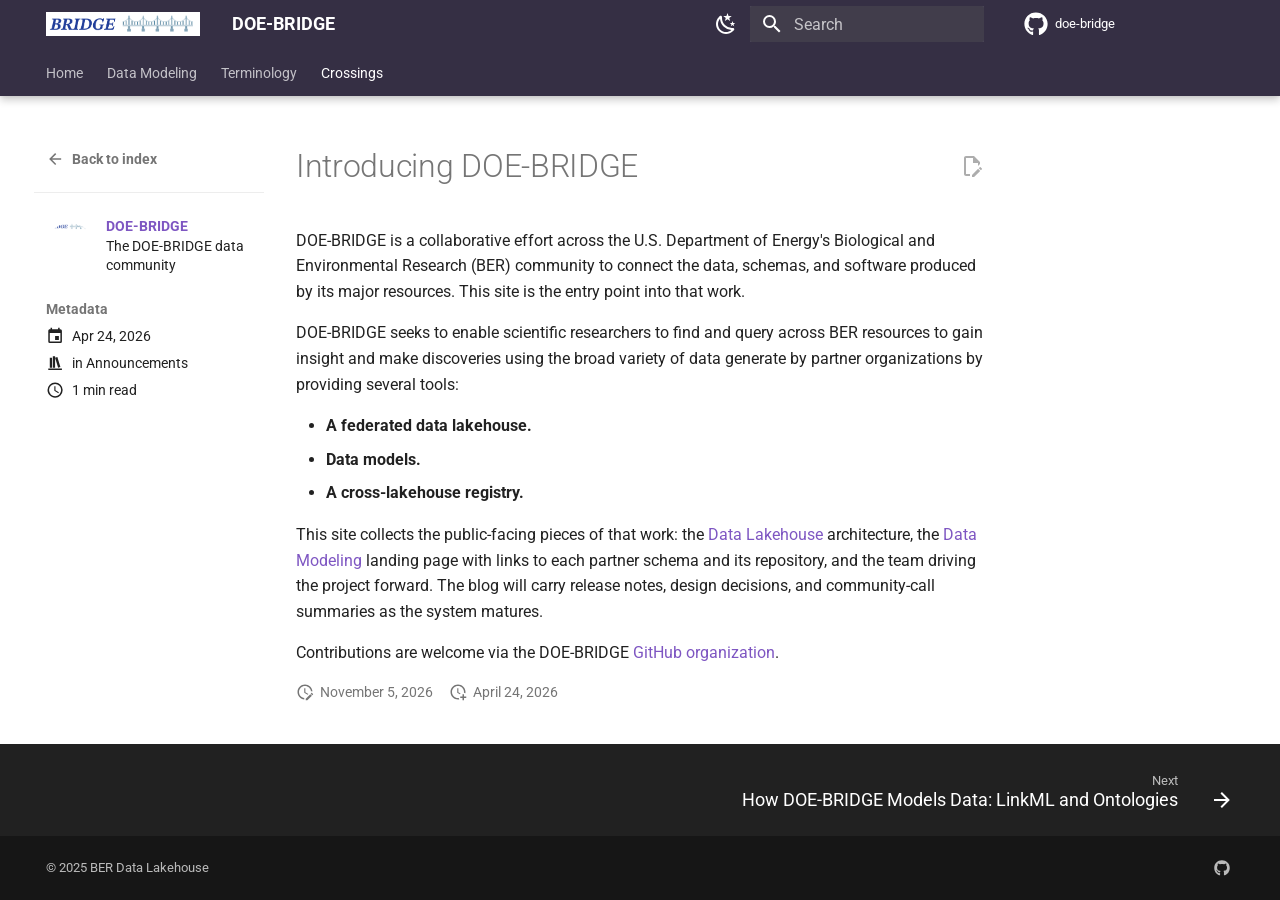
<file: blog/2026/04/24/introducing-doe-bridge/index.html>
<!doctype html><html lang=en class=no-js> <head><meta charset=utf-8><meta name=viewport content="width=device-width,initial-scale=1"><meta name=description content="Landing page for the BER Data GitHub organization"><link href=https://doe-bridge.github.io/blog/2026/04/24/introducing-doe-bridge/ rel=canonical><link href=../../../11/05/how-doe-bridge-models-data-linkml-and-ontologies/ rel=next><link rel=alternate type=application/rss+xml title="RSS feed" href=../../../../../feed_rss_created.xml><link rel=alternate type=application/rss+xml title="RSS feed of updated content" href=../../../../../feed_rss_updated.xml><link rel=icon href=../../../../../assets/favicon.png><meta name=generator content="mkdocs-1.6.1, mkdocs-material-9.7.6"><title>Introducing DOE-BRIDGE - DOE-BRIDGE</title><link rel=stylesheet href=../../../../../assets/stylesheets/main.484c7ddc.min.css><link rel=stylesheet href=../../../../../assets/stylesheets/palette.ab4e12ef.min.css><link rel=preconnect href=https://fonts.gstatic.com crossorigin><link rel=stylesheet href="https://fonts.googleapis.com/css?family=Roboto:300,300i,400,400i,700,700i%7CRoboto+Mono:400,400i,700,700i&display=fallback"><style>:root{--md-text-font:"Roboto";--md-code-font:"Roboto Mono"}</style><link rel=stylesheet href=../../../../../stylesheets/extra.css><script>__md_scope=new URL("../../../../..",location),__md_hash=e=>[...e].reduce(((e,_)=>(e<<5)-e+_.charCodeAt(0)),0),__md_get=(e,_=localStorage,t=__md_scope)=>JSON.parse(_.getItem(t.pathname+"."+e)),__md_set=(e,_,t=localStorage,a=__md_scope)=>{try{t.setItem(a.pathname+"."+e,JSON.stringify(_))}catch(e){}}</script></head> <body dir=ltr data-md-color-scheme=default data-md-color-primary=deep-purple data-md-color-accent=deep-purple> <input class=md-toggle data-md-toggle=drawer type=checkbox id=__drawer autocomplete=off> <input class=md-toggle data-md-toggle=search type=checkbox id=__search autocomplete=off> <label class=md-overlay for=__drawer></label> <div data-md-component=skip> <a href=#introducing-doe-bridge class=md-skip> Skip to content </a> </div> <div data-md-component=announce> </div> <header class="md-header md-header--shadow md-header--lifted" data-md-component=header> <nav class="md-header__inner md-grid" aria-label=Header> <a href=../../../../.. title=DOE-BRIDGE class="md-header__button md-logo" aria-label=DOE-BRIDGE data-md-component=logo> <img src=../../../../../assets/images/bridge-logo.png alt=logo> </a> <label class="md-header__button md-icon" for=__drawer> <svg xmlns=http://www.w3.org/2000/svg viewbox="0 0 24 24"><path d="M3 6h18v2H3zm0 5h18v2H3zm0 5h18v2H3z"/></svg> </label> <div class=md-header__title data-md-component=header-title> <div class=md-header__ellipsis> <div class=md-header__topic> <span class=md-ellipsis> DOE-BRIDGE </span> </div> <div class=md-header__topic data-md-component=header-topic> <span class=md-ellipsis> Introducing DOE-BRIDGE </span> </div> </div> </div> <form class=md-header__option data-md-component=palette> <input class=md-option data-md-color-media="(prefers-color-scheme: light)" data-md-color-scheme=default data-md-color-primary=deep-purple data-md-color-accent=deep-purple aria-label="Switch to dark mode" type=radio name=__palette id=__palette_0> <label class="md-header__button md-icon" title="Switch to dark mode" for=__palette_1 hidden> <svg xmlns=http://www.w3.org/2000/svg viewbox="0 0 24 24"><path d="m17.75 4.09-2.53 1.94.91 3.06-2.63-1.81-2.63 1.81.91-3.06-2.53-1.94L12.44 4l1.06-3 1.06 3zm3.5 6.91-1.64 1.25.59 1.98-1.7-1.17-1.7 1.17.59-1.98L15.75 11l2.06-.05L18.5 9l.69 1.95zm-2.28 4.95c.83-.08 1.72 1.1 1.19 1.85-.32.45-.66.87-1.08 1.27C15.17 23 8.84 23 4.94 19.07c-3.91-3.9-3.91-10.24 0-14.14.4-.4.82-.76 1.27-1.08.75-.53 1.93.36 1.85 1.19-.27 2.86.69 5.83 2.89 8.02a9.96 9.96 0 0 0 8.02 2.89m-1.64 2.02a12.08 12.08 0 0 1-7.8-3.47c-2.17-2.19-3.33-5-3.49-7.82-2.81 3.14-2.7 7.96.31 10.98 3.02 3.01 7.84 3.12 10.98.31"/></svg> </label> <input class=md-option data-md-color-media="(prefers-color-scheme: dark)" data-md-color-scheme=slate data-md-color-primary=deep-purple data-md-color-accent=deep-purple aria-label="Switch to light mode" type=radio name=__palette id=__palette_1> <label class="md-header__button md-icon" title="Switch to light mode" for=__palette_0 hidden> <svg xmlns=http://www.w3.org/2000/svg viewbox="0 0 24 24"><path d="M12 7a5 5 0 0 1 5 5 5 5 0 0 1-5 5 5 5 0 0 1-5-5 5 5 0 0 1 5-5m0 2a3 3 0 0 0-3 3 3 3 0 0 0 3 3 3 3 0 0 0 3-3 3 3 0 0 0-3-3m0-7 2.39 3.42C13.65 5.15 12.84 5 12 5s-1.65.15-2.39.42zM3.34 7l4.16-.35A7.2 7.2 0 0 0 5.94 8.5c-.44.74-.69 1.5-.83 2.29zm.02 10 1.76-3.77a7.131 7.131 0 0 0 2.38 4.14zM20.65 7l-1.77 3.79a7.02 7.02 0 0 0-2.38-4.15zm-.01 10-4.14.36c.59-.51 1.12-1.14 1.54-1.86.42-.73.69-1.5.83-2.29zM12 22l-2.41-3.44c.74.27 1.55.44 2.41.44.82 0 1.63-.17 2.37-.44z"/></svg> </label> </form> <script>var palette=__md_get("__palette");if(palette&&palette.color){if("(prefers-color-scheme)"===palette.color.media){var media=matchMedia("(prefers-color-scheme: light)"),input=document.querySelector(media.matches?"[data-md-color-media='(prefers-color-scheme: light)']":"[data-md-color-media='(prefers-color-scheme: dark)']");palette.color.media=input.getAttribute("data-md-color-media"),palette.color.scheme=input.getAttribute("data-md-color-scheme"),palette.color.primary=input.getAttribute("data-md-color-primary"),palette.color.accent=input.getAttribute("data-md-color-accent")}for(var[key,value]of Object.entries(palette.color))document.body.setAttribute("data-md-color-"+key,value)}</script> <label class="md-header__button md-icon" for=__search> <svg xmlns=http://www.w3.org/2000/svg viewbox="0 0 24 24"><path d="M9.5 3A6.5 6.5 0 0 1 16 9.5c0 1.61-.59 3.09-1.56 4.23l.27.27h.79l5 5-1.5 1.5-5-5v-.79l-.27-.27A6.52 6.52 0 0 1 9.5 16 6.5 6.5 0 0 1 3 9.5 6.5 6.5 0 0 1 9.5 3m0 2C7 5 5 7 5 9.5S7 14 9.5 14 14 12 14 9.5 12 5 9.5 5"/></svg> </label> <div class=md-search data-md-component=search role=dialog> <label class=md-search__overlay for=__search></label> <div class=md-search__inner role=search> <form class=md-search__form name=search> <input type=text class=md-search__input name=query aria-label=Search placeholder=Search autocapitalize=off autocorrect=off autocomplete=off spellcheck=false data-md-component=search-query required> <label class="md-search__icon md-icon" for=__search> <svg xmlns=http://www.w3.org/2000/svg viewbox="0 0 24 24"><path d="M9.5 3A6.5 6.5 0 0 1 16 9.5c0 1.61-.59 3.09-1.56 4.23l.27.27h.79l5 5-1.5 1.5-5-5v-.79l-.27-.27A6.52 6.52 0 0 1 9.5 16 6.5 6.5 0 0 1 3 9.5 6.5 6.5 0 0 1 9.5 3m0 2C7 5 5 7 5 9.5S7 14 9.5 14 14 12 14 9.5 12 5 9.5 5"/></svg> <svg xmlns=http://www.w3.org/2000/svg viewbox="0 0 24 24"><path d="M20 11v2H8l5.5 5.5-1.42 1.42L4.16 12l7.92-7.92L13.5 5.5 8 11z"/></svg> </label> <nav class=md-search__options aria-label=Search> <button type=reset class="md-search__icon md-icon" title=Clear aria-label=Clear tabindex=-1> <svg xmlns=http://www.w3.org/2000/svg viewbox="0 0 24 24"><path d="M19 6.41 17.59 5 12 10.59 6.41 5 5 6.41 10.59 12 5 17.59 6.41 19 12 13.41 17.59 19 19 17.59 13.41 12z"/></svg> </button> </nav> <div class=md-search__suggest data-md-component=search-suggest></div> </form> <div class=md-search__output> <div class=md-search__scrollwrap tabindex=0 data-md-scrollfix> <div class=md-search-result data-md-component=search-result> <div class=md-search-result__meta> Initializing search </div> <ol class=md-search-result__list role=presentation></ol> </div> </div> </div> </div> </div> <div class=md-header__source> <a href=https://github.com/doe-bridge title="Go to repository" class=md-source data-md-component=source> <div class="md-source__icon md-icon"> <svg xmlns=http://www.w3.org/2000/svg viewbox="0 0 512 512"><!-- Font Awesome Free 7.1.0 by @fontawesome - https://fontawesome.com License - https://fontawesome.com/license/free (Icons: CC BY 4.0, Fonts: SIL OFL 1.1, Code: MIT License) Copyright 2025 Fonticons, Inc.--><path d="M173.9 397.4c0 2-2.3 3.6-5.2 3.6-3.3.3-5.6-1.3-5.6-3.6 0-2 2.3-3.6 5.2-3.6 3-.3 5.6 1.3 5.6 3.6m-31.1-4.5c-.7 2 1.3 4.3 4.3 4.9 2.6 1 5.6 0 6.2-2s-1.3-4.3-4.3-5.2c-2.6-.7-5.5.3-6.2 2.3m44.2-1.7c-2.9.7-4.9 2.6-4.6 4.9.3 2 2.9 3.3 5.9 2.6 2.9-.7 4.9-2.6 4.6-4.6-.3-1.9-3-3.2-5.9-2.9M252.8 8C114.1 8 8 113.3 8 252c0 110.9 69.8 205.8 169.5 239.2 12.8 2.3 17.3-5.6 17.3-12.1 0-6.2-.3-40.4-.3-61.4 0 0-70 15-84.7-29.8 0 0-11.4-29.1-27.8-36.6 0 0-22.9-15.7 1.6-15.4 0 0 24.9 2 38.6 25.8 21.9 38.6 58.6 27.5 72.9 20.9 2.3-16 8.8-27.1 16-33.7-55.9-6.2-112.3-14.3-112.3-110.5 0-27.5 7.6-41.3 23.6-58.9-2.6-6.5-11.1-33.3 2.6-67.9 20.9-6.5 69 27 69 27 20-5.6 41.5-8.5 62.8-8.5s42.8 2.9 62.8 8.5c0 0 48.1-33.6 69-27 13.7 34.7 5.2 61.4 2.6 67.9 16 17.7 25.8 31.5 25.8 58.9 0 96.5-58.9 104.2-114.8 110.5 9.2 7.9 17 22.9 17 46.4 0 33.7-.3 75.4-.3 83.6 0 6.5 4.6 14.4 17.3 12.1C436.2 457.8 504 362.9 504 252 504 113.3 391.5 8 252.8 8M105.2 352.9c-1.3 1-1 3.3.7 5.2 1.6 1.6 3.9 2.3 5.2 1 1.3-1 1-3.3-.7-5.2-1.6-1.6-3.9-2.3-5.2-1m-10.8-8.1c-.7 1.3.3 2.9 2.3 3.9 1.6 1 3.6.7 4.3-.7.7-1.3-.3-2.9-2.3-3.9-2-.6-3.6-.3-4.3.7m32.4 35.6c-1.6 1.3-1 4.3 1.3 6.2 2.3 2.3 5.2 2.6 6.5 1 1.3-1.3.7-4.3-1.3-6.2-2.2-2.3-5.2-2.6-6.5-1m-11.4-14.7c-1.6 1-1.6 3.6 0 5.9s4.3 3.3 5.6 2.3c1.6-1.3 1.6-3.9 0-6.2-1.4-2.3-4-3.3-5.6-2"/></svg> </div> <div class=md-source__repository> doe-bridge </div> </a> </div> </nav> <nav class=md-tabs aria-label=Tabs data-md-component=tabs> <div class=md-grid> <ul class=md-tabs__list> <li class=md-tabs__item> <a href=../../../../.. class=md-tabs__link> Home </a> </li> <li class=md-tabs__item> <a href=../../../../../schemas/ class=md-tabs__link> Data Modeling </a> </li> <li class=md-tabs__item> <a href=../../../../../terminology/ class=md-tabs__link> Terminology </a> </li> <li class="md-tabs__item md-tabs__item--active"> <a href=../../../../ class=md-tabs__link> Crossings </a> </li> </ul> </div> </nav> </header> <div class=md-container data-md-component=container> <main class=md-main data-md-component=main> <div class="md-main__inner md-grid"> <div class="md-sidebar md-sidebar--primary" data-md-component=sidebar data-md-type=navigation hidden> <div class=md-sidebar__scrollwrap> <div class=md-sidebar__inner> <nav class="md-nav md-nav--primary md-nav--lifted" aria-label=Navigation data-md-level=0> <label class=md-nav__title for=__drawer> <a href=../../../../.. title=DOE-BRIDGE class="md-nav__button md-logo" aria-label=DOE-BRIDGE data-md-component=logo> <img src=../../../../../assets/images/bridge-logo.png alt=logo> </a> DOE-BRIDGE </label> <div class=md-nav__source> <a href=https://github.com/doe-bridge title="Go to repository" class=md-source data-md-component=source> <div class="md-source__icon md-icon"> <svg xmlns=http://www.w3.org/2000/svg viewbox="0 0 512 512"><!-- Font Awesome Free 7.1.0 by @fontawesome - https://fontawesome.com License - https://fontawesome.com/license/free (Icons: CC BY 4.0, Fonts: SIL OFL 1.1, Code: MIT License) Copyright 2025 Fonticons, Inc.--><path d="M173.9 397.4c0 2-2.3 3.6-5.2 3.6-3.3.3-5.6-1.3-5.6-3.6 0-2 2.3-3.6 5.2-3.6 3-.3 5.6 1.3 5.6 3.6m-31.1-4.5c-.7 2 1.3 4.3 4.3 4.9 2.6 1 5.6 0 6.2-2s-1.3-4.3-4.3-5.2c-2.6-.7-5.5.3-6.2 2.3m44.2-1.7c-2.9.7-4.9 2.6-4.6 4.9.3 2 2.9 3.3 5.9 2.6 2.9-.7 4.9-2.6 4.6-4.6-.3-1.9-3-3.2-5.9-2.9M252.8 8C114.1 8 8 113.3 8 252c0 110.9 69.8 205.8 169.5 239.2 12.8 2.3 17.3-5.6 17.3-12.1 0-6.2-.3-40.4-.3-61.4 0 0-70 15-84.7-29.8 0 0-11.4-29.1-27.8-36.6 0 0-22.9-15.7 1.6-15.4 0 0 24.9 2 38.6 25.8 21.9 38.6 58.6 27.5 72.9 20.9 2.3-16 8.8-27.1 16-33.7-55.9-6.2-112.3-14.3-112.3-110.5 0-27.5 7.6-41.3 23.6-58.9-2.6-6.5-11.1-33.3 2.6-67.9 20.9-6.5 69 27 69 27 20-5.6 41.5-8.5 62.8-8.5s42.8 2.9 62.8 8.5c0 0 48.1-33.6 69-27 13.7 34.7 5.2 61.4 2.6 67.9 16 17.7 25.8 31.5 25.8 58.9 0 96.5-58.9 104.2-114.8 110.5 9.2 7.9 17 22.9 17 46.4 0 33.7-.3 75.4-.3 83.6 0 6.5 4.6 14.4 17.3 12.1C436.2 457.8 504 362.9 504 252 504 113.3 391.5 8 252.8 8M105.2 352.9c-1.3 1-1 3.3.7 5.2 1.6 1.6 3.9 2.3 5.2 1 1.3-1 1-3.3-.7-5.2-1.6-1.6-3.9-2.3-5.2-1m-10.8-8.1c-.7 1.3.3 2.9 2.3 3.9 1.6 1 3.6.7 4.3-.7.7-1.3-.3-2.9-2.3-3.9-2-.6-3.6-.3-4.3.7m32.4 35.6c-1.6 1.3-1 4.3 1.3 6.2 2.3 2.3 5.2 2.6 6.5 1 1.3-1.3.7-4.3-1.3-6.2-2.2-2.3-5.2-2.6-6.5-1m-11.4-14.7c-1.6 1-1.6 3.6 0 5.9s4.3 3.3 5.6 2.3c1.6-1.3 1.6-3.9 0-6.2-1.4-2.3-4-3.3-5.6-2"/></svg> </div> <div class=md-source__repository> doe-bridge </div> </a> </div> <ul class=md-nav__list data-md-scrollfix> <li class=md-nav__item> <a href=../../../../.. class=md-nav__link> <span class=md-ellipsis> Home </span> </a> </li> <li class=md-nav__item> <a href=../../../../../schemas/ class=md-nav__link> <span class=md-ellipsis> Data Modeling </span> </a> </li> <li class=md-nav__item> <a href=../../../../../terminology/ class=md-nav__link> <span class=md-ellipsis> Terminology </span> </a> </li> <li class="md-nav__item md-nav__item--active md-nav__item--section md-nav__item--nested"> <input class="md-nav__toggle md-toggle " type=checkbox id=__nav_4 checked> <label class=md-nav__link for=__nav_4 id=__nav_4_label tabindex> <span class=md-ellipsis> Crossings </span> <span class="md-nav__icon md-icon"></span> </label> <nav class=md-nav data-md-level=1 aria-labelledby=__nav_4_label aria-expanded=true> <label class=md-nav__title for=__nav_4> <span class="md-nav__icon md-icon"></span> Crossings </label> <ul class=md-nav__list data-md-scrollfix> <li class="md-nav__item md-nav__item--active"> <a href=../../../../ class=md-nav__link> <span class=md-ellipsis> Crossings </span> </a> </li> <li class="md-nav__item md-nav__item--section md-nav__item--nested"> <input class="md-nav__toggle md-toggle " type=checkbox id=__nav_4_2> <label class=md-nav__link for=__nav_4_2 id=__nav_4_2_label tabindex> <span class=md-ellipsis> Archive </span> <span class="md-nav__icon md-icon"></span> </label> <nav class=md-nav data-md-level=2 aria-labelledby=__nav_4_2_label aria-expanded=false> <label class=md-nav__title for=__nav_4_2> <span class="md-nav__icon md-icon"></span> Archive </label> <ul class=md-nav__list data-md-scrollfix> <li class=md-nav__item> <a href=../../../../archive/2026/ class=md-nav__link> <span class=md-ellipsis> 2026 </span> </a> </li> </ul> </nav> </li> <li class="md-nav__item md-nav__item--section md-nav__item--nested"> <input class="md-nav__toggle md-toggle " type=checkbox id=__nav_4_3> <label class=md-nav__link for=__nav_4_3 id=__nav_4_3_label tabindex> <span class=md-ellipsis> Categories </span> <span class="md-nav__icon md-icon"></span> </label> <nav class=md-nav data-md-level=2 aria-labelledby=__nav_4_3_label aria-expanded=false> <label class=md-nav__title for=__nav_4_3> <span class="md-nav__icon md-icon"></span> Categories </label> <ul class=md-nav__list data-md-scrollfix> <li class=md-nav__item> <a href=../../../../category/announcements/ class=md-nav__link> <span class=md-ellipsis> Announcements </span> </a> </li> <li class=md-nav__item> <a href=../../../../category/data-modeling/ class=md-nav__link> <span class=md-ellipsis> Data Modeling </span> </a> </li> </ul> </nav> </li> </ul> </nav> </li> </ul> </nav> </div> </div> </div> <div class="md-sidebar md-sidebar--secondary" data-md-component=sidebar data-md-type=toc> <div class=md-sidebar__scrollwrap> <div class=md-sidebar__inner> <nav class="md-nav md-nav--secondary" aria-label="Table of contents"> </nav> </div> </div> </div> <div class="md-content md-content--post" data-md-component=content> <div class="md-sidebar md-sidebar--post" data-md-component=sidebar data-md-type=navigation> <div class=md-sidebar__scrollwrap> <div class="md-sidebar__inner md-post"> <nav class="md-nav md-nav--primary"> <div class=md-post__back> <div class="md-nav__title md-nav__container"> <a href=../../../../ class=md-nav__link> <svg xmlns=http://www.w3.org/2000/svg viewbox="0 0 24 24"><path d="M20 11v2H8l5.5 5.5-1.42 1.42L4.16 12l7.92-7.92L13.5 5.5 8 11z"/></svg> <span class=md-ellipsis> Back to index </span> </a> </div> </div> <div class="md-post__authors md-typeset"> <div class="md-profile md-post__profile"> <span class="md-author md-author--long"> <img src=https://doe-bridge.github.io/assets/images/bridge-logo.png alt=DOE-BRIDGE> </span> <span class=md-profile__description> <strong> <a href=https://github.com/doe-bridge>DOE-BRIDGE</a> </strong> <br> The DOE-BRIDGE data community </span> </div> </div> <ul class="md-post__meta md-nav__list"> <li class="md-nav__item md-nav__item--section"> <div class=md-post__title> <span class=md-ellipsis> Metadata </span> </div> <nav class=md-nav> <ul class=md-nav__list> <li class=md-nav__item> <div class=md-nav__link> <svg xmlns=http://www.w3.org/2000/svg viewbox="0 0 24 24"><path d="M19 19H5V8h14m-3-7v2H8V1H6v2H5c-1.11 0-2 .89-2 2v14a2 2 0 0 0 2 2h14a2 2 0 0 0 2-2V5a2 2 0 0 0-2-2h-1V1m-1 11h-5v5h5z"/></svg> <time datetime="2026-04-24 00:00:00+00:00" class=md-ellipsis>Apr 24, 2026</time> </div> </li> <li class=md-nav__item> <div class=md-nav__link> <svg xmlns=http://www.w3.org/2000/svg viewbox="0 0 24 24"><path d="M9 3v15h3V3zm3 2 4 13 3-1-4-13zM5 5v13h3V5zM3 19v2h18v-2z"/></svg> <span class=md-ellipsis> in <a href=../../../../category/announcements/ >Announcements</a></span> </div> </li> <li class=md-nav__item> <div class=md-nav__link> <svg xmlns=http://www.w3.org/2000/svg viewbox="0 0 24 24"><path d="M12 20a8 8 0 0 0 8-8 8 8 0 0 0-8-8 8 8 0 0 0-8 8 8 8 0 0 0 8 8m0-18a10 10 0 0 1 10 10 10 10 0 0 1-10 10C6.47 22 2 17.5 2 12A10 10 0 0 1 12 2m.5 5v5.25l4.5 2.67-.75 1.23L11 13V7z"/></svg> <span class=md-ellipsis> 1 min read </span> </div> </li> </ul> </nav> </li> </ul> </nav> </div> </div> </div> <article class="md-content__inner md-typeset"> <a href=https://github.com/doe-bridge/edit/main/docs/blog/posts/introducing-bridge.md title="Edit this page" class="md-content__button md-icon" rel=edit> <svg xmlns=http://www.w3.org/2000/svg viewbox="0 0 24 24"><path d="M10 20H6V4h7v5h5v3.1l2-2V8l-6-6H6c-1.1 0-2 .9-2 2v16c0 1.1.9 2 2 2h4zm10.2-7c.1 0 .3.1.4.2l1.3 1.3c.2.2.2.6 0 .8l-1 1-2.1-2.1 1-1c.1-.1.2-.2.4-.2m0 3.9L14.1 23H12v-2.1l6.1-6.1z"/></svg> </a> <h1 id=introducing-doe-bridge>Introducing DOE-BRIDGE<a class=headerlink href=#introducing-doe-bridge title="Permanent link">&para;</a></h1> <p>DOE-BRIDGE is a collaborative effort across the U.S. Department of Energy's Biological and Environmental Research (BER) community to connect the data, schemas, and software produced by its major resources. This site is the entry point into that work.</p> <!-- more --> <p>DOE-BRIDGE seeks to enable scientific researchers to find and query across BER resources to gain insight and make discoveries using the broad variety of data generate by partner organizations by providing several tools:</p> <ul> <li><strong>A federated data lakehouse.</strong> </li> <li><strong>Data models.</strong> </li> <li><strong>A cross-lakehouse registry.</strong> </li> </ul> <p>This site collects the public-facing pieces of that work: the <a href=../../../../../#data-lakehouse>Data Lakehouse</a> architecture, the <a href=../../../../../schemas/ >Data Modeling</a> landing page with links to each partner schema and its repository, and the team driving the project forward. The blog will carry release notes, design decisions, and community-call summaries as the system matures.</p> <p>Contributions are welcome via the DOE-BRIDGE <a href=https://github.com/doe-bridge>GitHub organization</a>.</p> <aside class=md-source-file> <span class=md-source-file__fact> <span class=md-icon title="Last update"> <svg xmlns=http://www.w3.org/2000/svg viewbox="0 0 24 24"><path d="M21 13.1c-.1 0-.3.1-.4.2l-1 1 2.1 2.1 1-1c.2-.2.2-.6 0-.8l-1.3-1.3c-.1-.1-.2-.2-.4-.2m-1.9 1.8-6.1 6V23h2.1l6.1-6.1zM12.5 7v5.2l4 2.4-1 1L11 13V7zM11 21.9c-5.1-.5-9-4.8-9-9.9C2 6.5 6.5 2 12 2c5.3 0 9.6 4.1 10 9.3-.3-.1-.6-.2-1-.2s-.7.1-1 .2C19.6 7.2 16.2 4 12 4c-4.4 0-8 3.6-8 8 0 4.1 3.1 7.5 7.1 7.9l-.1.2z"/></svg> </span> <span class="git-revision-date-localized-plugin git-revision-date-localized-plugin-date" title="November 5, 2026 18:08:35 UTC">November 5, 2026</span> </span> <span class=md-source-file__fact> <span class=md-icon title=Created> <svg xmlns=http://www.w3.org/2000/svg viewbox="0 0 24 24"><path d="M14.47 15.08 11 13V7h1.5v5.25l3.08 1.83c-.41.28-.79.62-1.11 1m-1.39 4.84c-.36.05-.71.08-1.08.08-4.42 0-8-3.58-8-8s3.58-8 8-8 8 3.58 8 8c0 .37-.03.72-.08 1.08.69.1 1.33.32 1.92.64.1-.56.16-1.13.16-1.72 0-5.5-4.5-10-10-10S2 6.5 2 12s4.47 10 10 10c.59 0 1.16-.06 1.72-.16-.32-.59-.54-1.23-.64-1.92M18 15v3h-3v2h3v3h2v-3h3v-2h-3v-3z"/></svg> </span> <span class="git-revision-date-localized-plugin git-revision-date-localized-plugin-date" title="April 24, 2026 18:32:55 UTC">April 24, 2026</span> </span> </aside> </article> </div> <script>var target=document.getElementById(location.hash.slice(1));target&&target.name&&(target.checked=target.name.startsWith("__tabbed_"))</script> </div> <button type=button class="md-top md-icon" data-md-component=top hidden> <svg xmlns=http://www.w3.org/2000/svg viewbox="0 0 24 24"><path d="M13 20h-2V8l-5.5 5.5-1.42-1.42L12 4.16l7.92 7.92-1.42 1.42L13 8z"/></svg> Back to top </button> </main> <footer class=md-footer> <nav class="md-footer__inner md-grid" aria-label=Footer> <a href=../../../11/05/how-doe-bridge-models-data-linkml-and-ontologies/ class="md-footer__link md-footer__link--next" aria-label="Next: How DOE-BRIDGE Models Data: LinkML and Ontologies"> <div class=md-footer__title> <span class=md-footer__direction> Next </span> <div class=md-ellipsis> How DOE-BRIDGE Models Data: LinkML and Ontologies </div> </div> <div class="md-footer__button md-icon"> <svg xmlns=http://www.w3.org/2000/svg viewbox="0 0 24 24"><path d="M4 11v2h12l-5.5 5.5 1.42 1.42L19.84 12l-7.92-7.92L10.5 5.5 16 11z"/></svg> </div> </a> </nav> <div class="md-footer-meta md-typeset"> <div class="md-footer-meta__inner md-grid"> <div class=md-copyright> <div class=md-copyright__highlight> © 2025 BER Data Lakehouse </div> </div> <div class=md-social> <a href=https://github.com/doe-bridge target=_blank rel=noopener title=github.com class=md-social__link> <svg xmlns=http://www.w3.org/2000/svg viewbox="0 0 512 512"><!-- Font Awesome Free 7.1.0 by @fontawesome - https://fontawesome.com License - https://fontawesome.com/license/free (Icons: CC BY 4.0, Fonts: SIL OFL 1.1, Code: MIT License) Copyright 2025 Fonticons, Inc.--><path d="M173.9 397.4c0 2-2.3 3.6-5.2 3.6-3.3.3-5.6-1.3-5.6-3.6 0-2 2.3-3.6 5.2-3.6 3-.3 5.6 1.3 5.6 3.6m-31.1-4.5c-.7 2 1.3 4.3 4.3 4.9 2.6 1 5.6 0 6.2-2s-1.3-4.3-4.3-5.2c-2.6-.7-5.5.3-6.2 2.3m44.2-1.7c-2.9.7-4.9 2.6-4.6 4.9.3 2 2.9 3.3 5.9 2.6 2.9-.7 4.9-2.6 4.6-4.6-.3-1.9-3-3.2-5.9-2.9M252.8 8C114.1 8 8 113.3 8 252c0 110.9 69.8 205.8 169.5 239.2 12.8 2.3 17.3-5.6 17.3-12.1 0-6.2-.3-40.4-.3-61.4 0 0-70 15-84.7-29.8 0 0-11.4-29.1-27.8-36.6 0 0-22.9-15.7 1.6-15.4 0 0 24.9 2 38.6 25.8 21.9 38.6 58.6 27.5 72.9 20.9 2.3-16 8.8-27.1 16-33.7-55.9-6.2-112.3-14.3-112.3-110.5 0-27.5 7.6-41.3 23.6-58.9-2.6-6.5-11.1-33.3 2.6-67.9 20.9-6.5 69 27 69 27 20-5.6 41.5-8.5 62.8-8.5s42.8 2.9 62.8 8.5c0 0 48.1-33.6 69-27 13.7 34.7 5.2 61.4 2.6 67.9 16 17.7 25.8 31.5 25.8 58.9 0 96.5-58.9 104.2-114.8 110.5 9.2 7.9 17 22.9 17 46.4 0 33.7-.3 75.4-.3 83.6 0 6.5 4.6 14.4 17.3 12.1C436.2 457.8 504 362.9 504 252 504 113.3 391.5 8 252.8 8M105.2 352.9c-1.3 1-1 3.3.7 5.2 1.6 1.6 3.9 2.3 5.2 1 1.3-1 1-3.3-.7-5.2-1.6-1.6-3.9-2.3-5.2-1m-10.8-8.1c-.7 1.3.3 2.9 2.3 3.9 1.6 1 3.6.7 4.3-.7.7-1.3-.3-2.9-2.3-3.9-2-.6-3.6-.3-4.3.7m32.4 35.6c-1.6 1.3-1 4.3 1.3 6.2 2.3 2.3 5.2 2.6 6.5 1 1.3-1.3.7-4.3-1.3-6.2-2.2-2.3-5.2-2.6-6.5-1m-11.4-14.7c-1.6 1-1.6 3.6 0 5.9s4.3 3.3 5.6 2.3c1.6-1.3 1.6-3.9 0-6.2-1.4-2.3-4-3.3-5.6-2"/></svg> </a> </div> </div> </div> </footer> </div> <div class=md-dialog data-md-component=dialog> <div class="md-dialog__inner md-typeset"></div> </div> <script id=__config type=application/json>{"annotate": null, "base": "../../../../..", "features": ["navigation.instant", "navigation.tracking", "navigation.tabs", "navigation.tabs.sticky", "navigation.sections", "navigation.top", "navigation.footer", "search.suggest", "search.highlight", "content.code.copy", "content.action.edit", "toc.follow"], "search": "../../../../../assets/javascripts/workers/search.2c215733.min.js", "tags": null, "translations": {"clipboard.copied": "Copied to clipboard", "clipboard.copy": "Copy to clipboard", "search.result.more.one": "1 more on this page", "search.result.more.other": "# more on this page", "search.result.none": "No matching documents", "search.result.one": "1 matching document", "search.result.other": "# matching documents", "search.result.placeholder": "Type to start searching", "search.result.term.missing": "Missing", "select.version": "Select version"}, "version": null}</script> <script src=../../../../../assets/javascripts/bundle.79ae519e.min.js></script> </body> </html>
</file>
